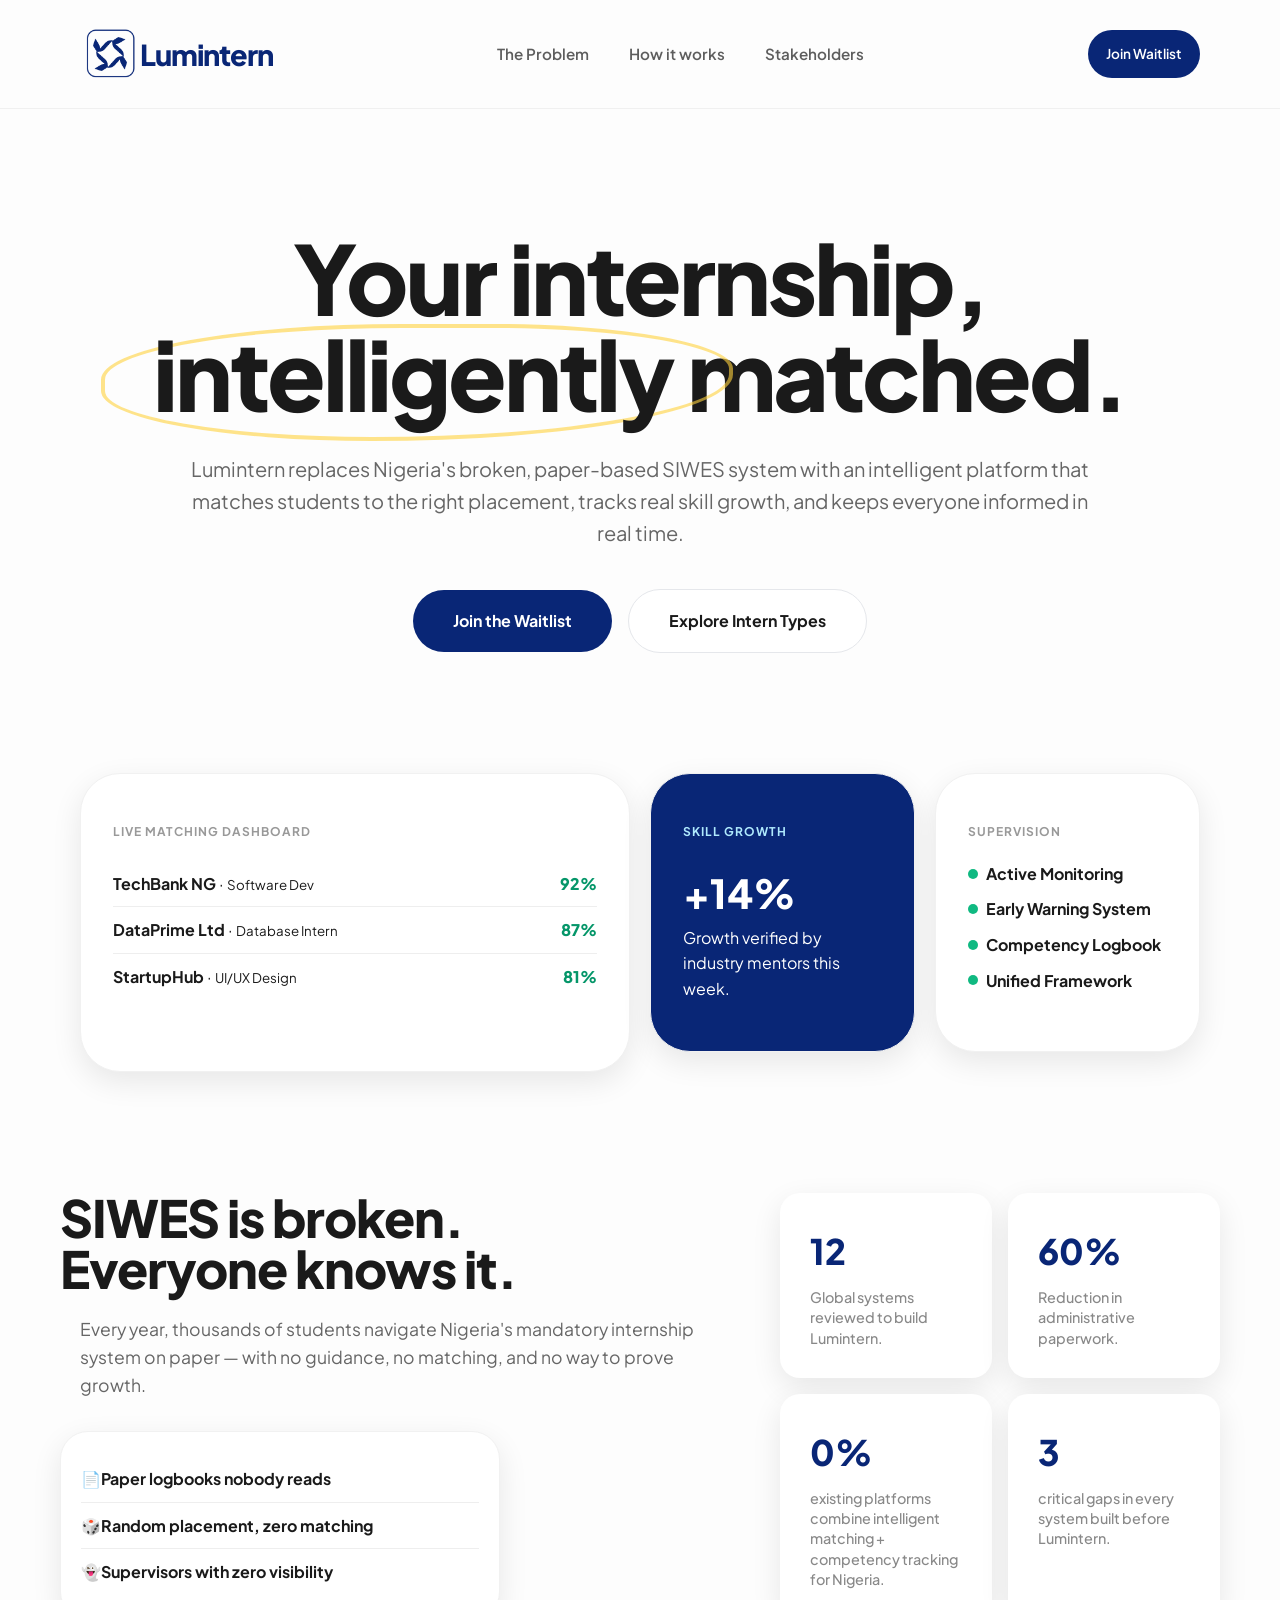
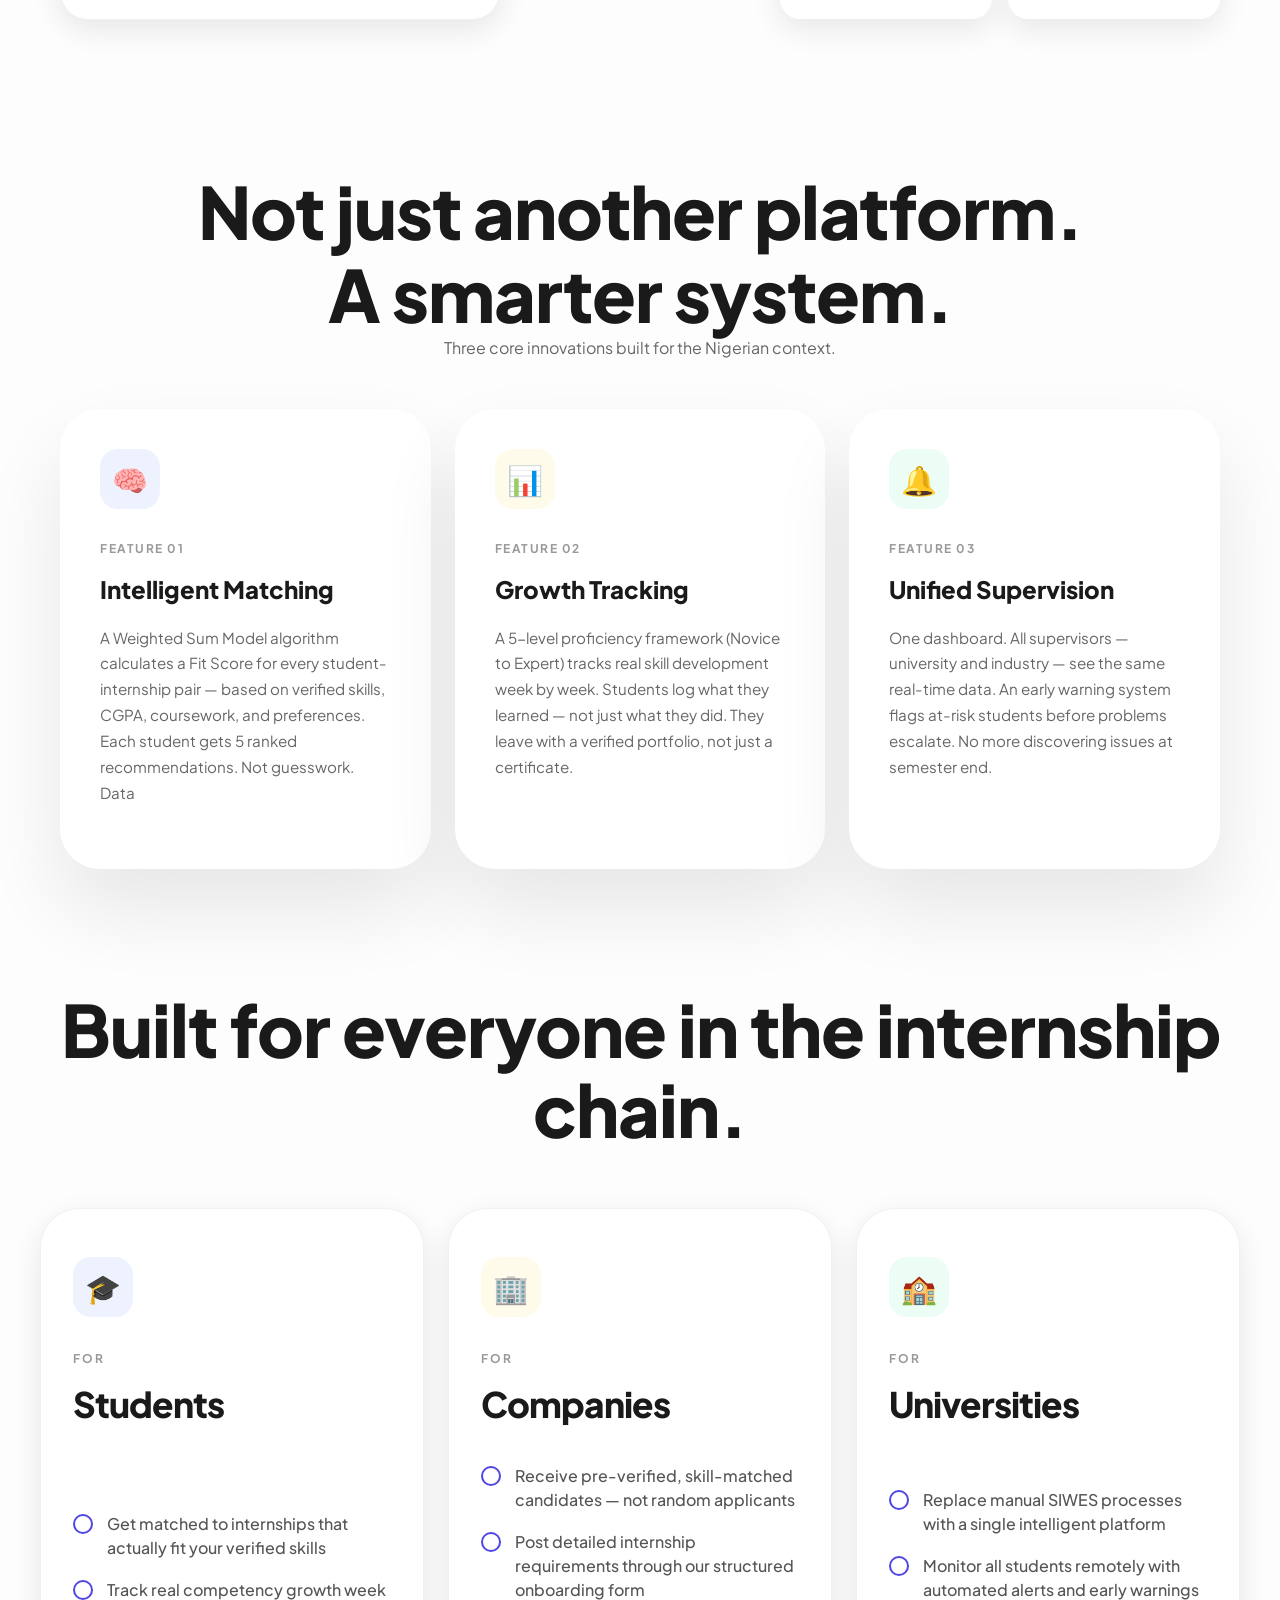
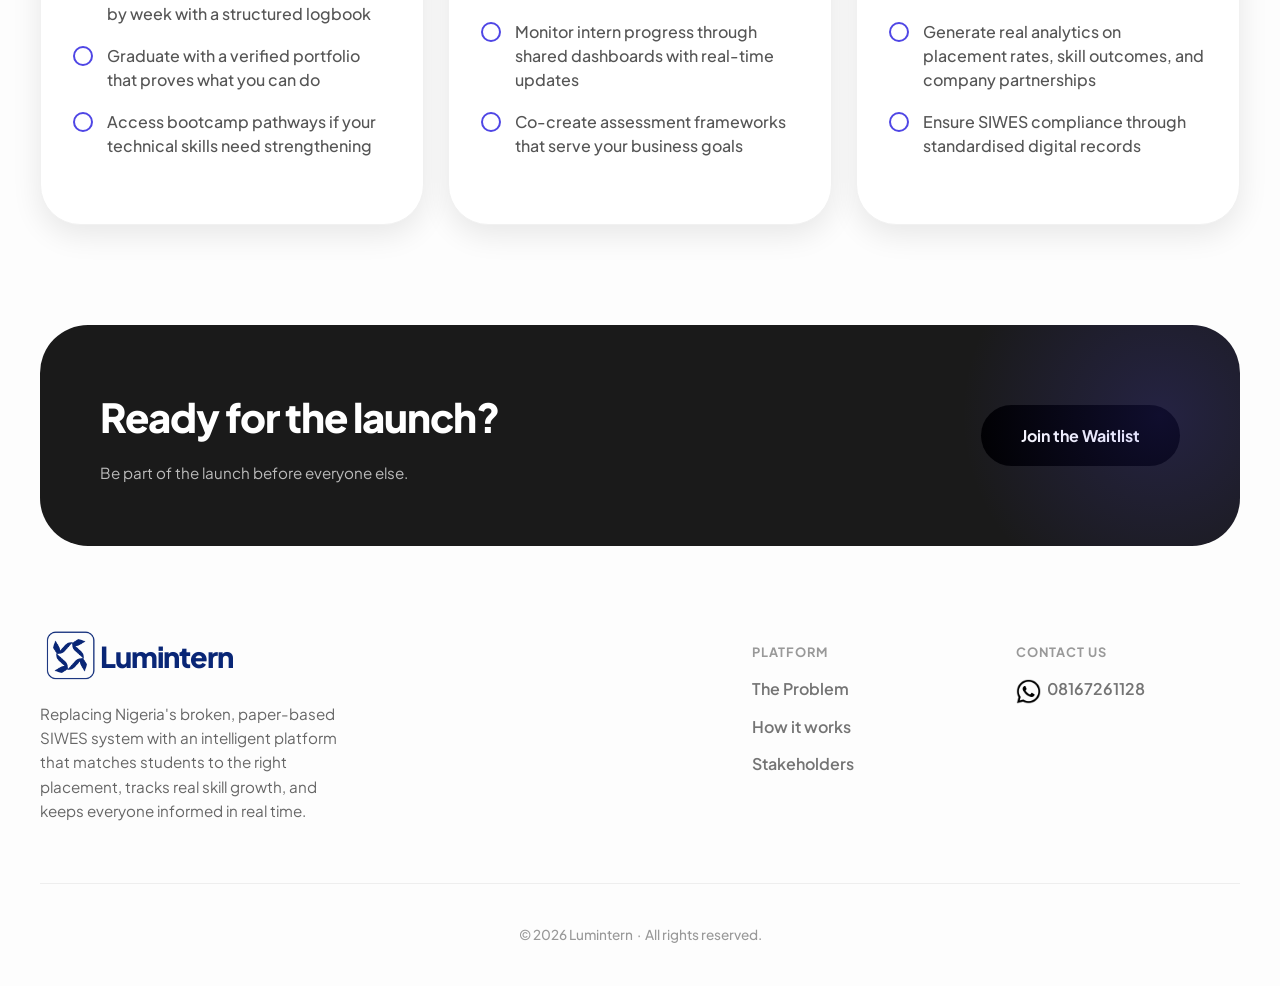
<file: index.html>
<!DOCTYPE html>
<html lang="en">
<head>
    <meta charset="UTF-8">
    <meta name="viewport" content="width=device-width, initial-scale=1.0">
    <title>Lumintern | Nigeria's Intelligent Internship Platform</title>
    <!-- Favicon -->
    <link rel="icon" type="image/x-icon" href="images/favicon.ico">
    <link rel="icon" type="image/png" sizes="32x32" href="images/favicon-32x32.png">
    <link rel="icon" type="image/png" sizes="16x16" href="images/favicon-16x16.png">
    <link rel="apple-touch-icon" sizes="180x180" href="images/apple-touch-icon.png">
    <link rel="preconnect" href="https://fonts.googleapis.com">
    <link rel="preconnect" href="https://fonts.gstatic.com" crossorigin>
    <link href="https://fonts.googleapis.com/css2?family=Plus+Jakarta+Sans:wght@400;500;600;700;800&display=swap" rel="stylesheet">
    
    <style>
        :root {
            --bg: #FDFDFD;
            --text: #1A1A1A;
            --primary: #4f46e5;
            --accent: #FFD23F;
            --card-bg: #FFFFFF;
            --student-bg: #EEF2FF;
            --company-bg: #FFFBEB;
            --uni-bg: #ECFDF5;
        }

        * { margin: 0; padding: 0; box-sizing: border-box; }
        html { scroll-behavior: smooth; }

        body {
            font-family: 'Plus Jakarta Sans', sans-serif;
            background-color: var(--bg);
            color: var(--text);
            line-height: 1.6;
        }

        /* ── NAVIGATION ── */
        nav {
            display: flex;
            justify-content: space-between;
            align-items: center;
            padding: 16px 20px;
            position: sticky;
            top: 0;
            background: rgba(253, 253, 253, 0.9);
            backdrop-filter: blur(10px);
            z-index: 1000;
            border-bottom: 1px solid rgba(0,0,0,0.05);
        }

        .logo { font-weight: 800; font-size: 1.8rem; letter-spacing: -1px; text-decoration: none; color: var(--text); }
        
        .nav-links { display: flex; gap: 40px; list-style: none; }
        .nav-links a { text-decoration: none; color: var(--text); font-weight: 600; font-size: 0.95rem; opacity: 0.7; }
        .btn-nav { background: #092676; color: white; padding: 12px 24px; border-radius: 100px; text-decoration: none; font-weight: 600; min-height: 48px; display: inline-flex; align-items: center; }


        .top-logo{
            display: flex;
            align-items: center;

        }
        .top-logo a{
            color: #092676;
        }
        .Bottom-logo{
             display: flex;
            align-items: center;
        }

        .Bottom-logo a{
               color: #092676;
        }

        /* ── HERO SECTION ── */
        .hero { text-align: center; padding: 64px 20px 48px; max-width: 1100px; margin: 0 auto; }
        .tagline { background: #f1f5f9; padding: 8px 16px; border-radius: 100px; font-size: 0.85rem; font-weight: 700; color: var(--primary); margin-bottom: 24px; display: inline-block; }
        
        .hero h1 { font-size: clamp(2.2rem, 8vw, 6rem); font-weight: 800; line-height: 1.0; letter-spacing: clamp(-1px, -0.05em, -3px); margin-bottom: 24px; }
        .highlight { position: relative; z-index: 1; }
        .highlight::after { content: ""; position: absolute; left: -10%; top: 10%; width: 120%; height: 90%; border: 4px solid var(--accent); border-radius: 50% 40% 60% 45%; z-index: -1; opacity: 0.6; }

        .hero p { font-size: clamp(1rem, 2.5vw, 1.25rem); color: #666; max-width: 900px; margin: 0 auto 32px; }
        .cta-group { display: flex; flex-direction: column; gap: 14px; justify-content: center; align-items: center; }
        .btn-primary { background: #092676; color: white; padding: 16px 32px; border-radius: 100px; text-decoration: none; font-weight: 700; transition: 0.3s; display: inline-flex; align-items: center; justify-content: center; min-height: 52px; }
        .btn-secondary { background: white; border: 1px solid #E5E7EB; color: var(--text); padding: 16px 32px; border-radius: 100px; text-decoration: none; font-weight: 700; display: inline-flex; align-items: center; justify-content: center; min-height: 52px; }

        /* ── BENTO DASHBOARD ── */
        .dashboard-grid { max-width: 1200px; margin: 40px auto 100px; display: grid; grid-template-columns: 1fr; gap: 20px; padding: 0 20px; }
        .card { background: var(--card-bg); border-radius: 32px; padding: 32px; border: 1px solid #F1F1F1; box-shadow: 0 10px 30px rgba(0,0,0,0.19); }
        .card-main { grid-column: span 2; grid-row: span 2; }
        .card h4 { font-size: 0.75rem; text-transform: uppercase; color: #999; margin-bottom: 20px; letter-spacing: 1px; }

        /* ── STAKEHOLDERS ── */
        .stakeholders { padding: 60px 20px; background: #F8F9FA; border-radius: 32px; margin: 0 12px; }
        .section-title { text-align: center; font-size: clamp(2rem, 6vw, 3.5rem); font-weight: 800; letter-spacing: -2px; margin-bottom: 40px; }
        .stakeholder-grid { display: grid; grid-template-columns: 1fr; gap: 24px; max-width: 1200px; margin: 0 auto; }
        .s-card { border-radius: 40px; padding: 48px 32px; transition: 0.3s; border: 1px solid rgba(0,0,0,0.03); text-align: left; }
        .s-card:hover { transform: translateY(-10px); }
        .s-card h3 { font-size: 1.8rem; font-weight: 800; margin: 24px 0 16px; color: var(--text); }
        .s-card ul { list-style: none; opacity: 0.8; font-weight: 600; }
        .s-card li { margin-bottom: 12px; display: flex; gap: 10px; }

        .icon-box { width: 56px; height: 56px; background: white; border-radius: 16px; display: flex; align-items: center; justify-content: center; font-size: 1.5rem; box-shadow: 0 8px 16px rgba(0,0,0,0.05); }

        .bg-student { background: var(--student-bg); }
        .bg-company { background: var(--company-bg); }
        .bg-uni     { background: var(--uni-bg); }


        .btn-primary-cta { background: #000000; color: white; padding: 18px 40px; border-radius: 100px; text-decoration: none; font-weight: 700; transition: 0.3s; }

        /* [old mq 1 removed — replaced by mobile-first system] */



        .container { max-width: 1200px; margin: 0 auto;
        padding: 20px 20px; }

        .contect-us-whatsapp{
            display: flex;
            gap: 5px;
            align-items: center;
        }
        
        .card-siwes {
            background: white;
            border-radius: 40px;
            padding: 38px 32px;
            text-align: left;
            border: 1px solid #F1F1F1;
            box-shadow: 0 10px 30px rgba(0,0,0,0.09);
            transition: transform 0.3s ease;
            display: flex;
            flex-direction: column;
            max-width:  450px;
        }

        .card-siwes:hover {
            transform: translateY(-10px);
            box-shadow: 0 40px 80px rgba(0,0,0,0.05);
        }

        /* ── SECTION 1: THE PROBLEM ── */
        .problem-section {
            display: grid;
            grid-template-columns: 1fr;
            gap: 60px;
            margin-bottom: 60px;
            align-items: center;
        }

        .problem-text h2 {
            font-size: clamp(2.5rem, 5vw, 4rem);
            font-weight: 800;
            letter-spacing: -2px;
            line-height: 1;
            margin-bottom: 32px;
        }

        .problem-statement {
            font-size: 1.25rem;
            color: #666;
            line-height: 1.6;
            border-left: 4px solid var(--accent-amber);
            padding-left: 24px;
            margin-bottom: 40px;
        }
        br{
            padding: 0;
            margin: 0;
        }
        /* Bento Stat Grid for Problems */
        .stat-grid {
            display: grid;
            grid-template-columns: 1fr;
            gap: 16px;
        }

        .stat-card {
            background: white;
            padding: 30px;
            border-radius: 24px;
            border: 1px solid var(--card-border);
            box-shadow: 0 10px 30px rgba(0,0,0,0.09);
        }

        .stat-card h3 {
            font-size: 2.5rem;
            font-weight: 800;
            margin-bottom: 8px;
            color:#092676;
        }

        .stat-card p {
            font-size: 0.9rem;
            color: #888;
            font-weight: 500;
            line-height: 1.4;
        }

        /* ── SECTION 2: THE SYSTEM ── */
        .system-header {
            text-align: center;
            margin-bottom: 60px;
        }

        .system-header h2 {
            font-size: clamp(2rem, 5vw, 4.5rem);
            font-weight: 800;
            letter-spacing: -2px;
            line-height: 1.15;
        }

        .system-grid {
            display: grid;
            grid-template-columns: 1fr;
            gap: 24px;
        }

        .feature-card {
            background: white;
            padding: 28px;
            border-radius: 32px;
            border: 1px solid var(--card-border);
            display: flex;
            flex-direction: column;
            transition: 0.3s;
            box-shadow: 0 40px 80px rgba(0,0,0,0.09);
        }

        .feature-card:hover {
            transform: translateY(-10px);
            box-shadow: 0 40px 80px rgba(0,0,0,0.25);
        }

        .feature-icon {
            width: 60px;
            height: 60px;
            border-radius: 18px;
            display: flex;
            align-items: center;
            justify-content: center;
            font-size: 1.8rem;
            margin-bottom: 30px;
        }

        /* Feature specific icons/tags */
        .icon-blue { background: #EEF2FF; color: var(--primary); }
        .icon-amber { background: #FFFBEB; color: var(--accent-amber); }
        .icon-teal { background: #ECFDF5; color: var(--accent-teal); }

        .feature-card h4 {
            font-size: 0.75rem;
            text-transform: uppercase;
            letter-spacing: 1.5px;
            color: #999;
            margin-bottom: 12px;
        }

        .feature-card h3 {
            font-size: 1.5rem;
            font-weight: 800;
            margin-bottom: 16px;
        }

        .feature-card p {
            font-size: 0.95rem;
            color: #666;
            line-height: 1.7;
            margin-bottom: 24px;
        }

        .feature-tag {
            margin-top: auto;
            display: inline-block;
            padding: 6px 14px;
            background: #F8F9FA;
            border-radius: 100px;
            font-size: 0.75rem;
            font-weight: 700;
            color: #666;
        }

        /* [old mq 2 removed — replaced by mobile-first system] */


        .stakeholder-container { 
            max-width: 1200px; 
            margin: 0 auto; 
            text-align: center;
            padding: 60px 20px;
        }

        .header h2 {
            font-size: clamp(2.5rem, 8vw, 4.5rem);
            font-weight: 800;
            letter-spacing: -2px;
            line-height: 1.1;
            margin-bottom: 60px;
        }

        .stakeholder-grid {
            display: grid;
            grid-template-columns: 1fr;
            gap: 24px;
        }

        .card {
            background: white;
            border-radius: 32px;
            padding: 32px 24px;
            text-align: left;
            border: 1px solid #F1F1F1;
            box-shadow: 0 10px 30px rgba(0,0,0,0.09);
            transition: transform 0.3s ease;
            display: flex;
            flex-direction: column;
        }

        .card:hover {
            transform: translateY(-10px);
            box-shadow: 0 40px 80px rgba(0,0,0,0.05);
        }

        .icon-wrap {
            width: 60px;
            height: 60px;
            border-radius: 18px;
            display: flex;
            align-items: center;
            justify-content: center;
            font-size: 1.8rem;
            margin-bottom: 32px;
        }

        /* Themed Icon Boxes */
        .icon-student { background: #EEF2FF; }
        .icon-company { background: #FFFBEB; }
        .icon-uni     { background: #ECFDF5; }

        .label {
            font-size: 0.75rem;
            text-transform: uppercase;
            letter-spacing: 2px;
            font-weight: 700;
            color: #999;
            margin-bottom: 8px;
        }

        .card h3 {
            font-size: clamp(1.5rem, 3vw, 2.2rem);
            font-weight: 800;
            letter-spacing: -1px;
            margin: 0 0 24px 0;
        }

        .perks-list {
            list-style: none;
            padding: 0;
            margin-top: auto;
        }

        .perks-list li {
            font-size: 1rem;
            font-weight: 500;
            line-height: 1.5;
            margin-bottom: 18px;
            display: flex;
            gap: 14px;
            color: #555;
        }

        /* The blue circle bullets from your screenshot */
        .bullet {
            width: 20px;
            height: 20px;
            border-radius: 50%;
            border: 2px solid var(--primary);
            flex-shrink: 0;
            margin-top: 2px;
            position: relative;
        }

        /* [old mq 3 removed — replaced by mobile-first system] */


        .footer-container {
            max-width: 1200px;
            margin: 0 auto;
            padding: 0 20px;
        }

        /* ── NEWSLETTER / WAITLIST CARD ── */
        .waitlist-card {
            background: var(--text);
            color: white;
            border-radius: 48px;
            padding: 40px 24px;
            display: flex;
            flex-direction: column;
            justify-content: space-between;
            align-items: center;
            gap: 24px;
            margin-bottom: 80px;
            position: relative;
            overflow: hidden;
        }

        /* Subtle background glow */
        .waitlist-card::after {
            content: "";
            position: absolute;
            top: -50%;
            right: -10%;
            width: 400px;
            height: 400px;
            background: radial-gradient(circle, rgba(79, 70, 229, 0.2) 0%, transparent 70%);
            pointer-events: none;
        }

        .waitlist-content h2 {
            font-size: clamp(1.6rem, 4vw, 2.5rem);
            font-weight: 800;
            letter-spacing: -1px;
            margin-bottom: 12px;
        }

        .waitlist-content p {
            font-size: 1.1rem;
            opacity: 0.7;
            max-width: 400px;
        }

        .waitlist-form {
            display: flex;
            flex: 1;
            justify-items: flex-end;
            flex-direction: column;
            gap: 12px;
            width: 100%;
            max-width: 500px;
        }

        .waitlist-form input {
            flex: 1;
            padding: 18px 24px;
            border-radius: 100px;
            border: 1px solid rgba(255,255,255,0.1);
            background: rgba(255,255,255,0.05);
            color: white;
            font-family: inherit;
            font-size: 1rem;
            outline: none;
        }

        .waitlist-form input:focus {
            border-color: var(--primary);
            background: rgba(255,255,255,0.1);
        }

        .btn-submit {
            background: white;
            color: var(--text);
            padding: 20px 32px;
            border-radius: 100px;
            border: none;
            font-weight: 700;
            cursor: pointer;
            transition: 0.2s;
        }

        .btn-submit:hover {
            background: var(--primary);
            color: white;
            transform: scale(1.05);
        }

        /* ── FOOTER LINKS ── */
        .main-footer {
            display: grid;
            grid-template-columns: 1fr;
            gap: 40px;
            padding-bottom: 60px;
            border-bottom: 1px solid #eee;
        }

        .brand-info p {
            color: #666;
            font-size: 0.95rem;
            max-width: 300px;
            margin-top: 16px;
        }

        .footer-col h4 {
            margin-top: 30px;
            font-size: 0.8rem;
            text-transform: uppercase;
            letter-spacing: 1px;
            color: #999;
            margin-bottom: 24px;
        }

        .footer-col ul {
            list-style: none;
            padding: 0;
        }

        .footer-col li {
            margin-bottom: 12px;
        }

        .footer-col a {
            text-decoration: none;
            color: var(--text);
            font-weight: 600;
            opacity: 0.6;
            transition: 0.2s;
        }

        .footer-col a:hover {
            opacity: 1;
            color: var(--primary);
        }

        .bottom-bar {
            padding: 40px 0;
            color: #999;
            font-size: 0.85rem;
            font-weight: 500;
            text-align: center;
        }

        /* [old mq 4 removed — replaced by mobile-first system] */


        /* ═══════════════════════════════════════════════════════════════════════
           LUMINTERN — MOBILE-FIRST RESPONSIVE SYSTEM
           Font: Plus Jakarta Sans  ·  Brand: #092676
           ─────────────────────────────────────────────────────────────────────
           Base (default)    320px – 479px   Mobile
           @min 480px        480px – 639px   Large Phone
           @min 640px        640px – 767px   Tablet Portrait
           @min 768px        768px – 1023px  Tablet Landscape
           @min 1024px       1024px – 1279px Laptop
           @min 1280px       1280px+         Desktop
           ═══════════════════════════════════════════════════════════════════════ */


        /* ─────────────────────────────────────────────────────────────────────
           BASE — 320px+  (Mobile)
           Everything is single-column. Touch targets ≥ 48px.
           Typography scales down. Nav simplified.
           ───────────────────────────────────────────────────────────────────── */

        /* --- Navigation --- */
        nav {
            padding: 14px 16px;
        }
        .nav-links {
            display: none;           /* hidden on mobile — no hamburger needed for waitlist MVP */
        }
        .logo {
            font-size: clamp(1.3rem, 5vw, 1.8rem);
        }
        .btn-nav {
            font-size: 0.85rem;
            padding: 10px 18px;
        }
        .top-logo img,
        .Bottom-logo img {
            width: 40px;
            height: 40px;
        }

        /* --- Hero --- */
        .hero {
            padding: 56px 16px 44px;
        }
        .tagline {
            font-size: 0.78rem;
            padding: 6px 14px;
            margin-bottom: 18px;
        }
        .hero h1 {
            margin-bottom: 20px;
        }
        /* Decorative highlight circle — hide on very small screens to avoid overflow */
        .highlight::after {
            display: none;
        }
        .hero p {
            font-size: 1rem;
            margin-bottom: 28px;
            padding: 0 4px;
        }
        .cta-group {
            flex-direction: column;
            align-items: center;
            gap: 12px;
        }
        .btn-primary,
        .btn-secondary,
        .btn-primary-cta {
            width: 100%;
            max-width: 320px;
            text-align: center;
            padding: 16px 24px;
            font-size: 0.95rem;
        }

        /* --- Bento Dashboard grid --- */
        .dashboard-grid {
            grid-template-columns: 1fr;
            padding: 0 16px;
            gap: 16px;
            margin: 24px auto 60px;
        }
        .card-main {
            grid-column: span 1;
            grid-row: span 1;
        }
        .card {
            border-radius: 24px;
            padding: 24px 20px;
        }

        /* --- Stakeholders section (old .stakeholders class) --- */
        .stakeholders {
            padding: 48px 16px;
            border-radius: 24px;
            margin: 0 10px;
        }
        .section-title {
            font-size: clamp(1.8rem, 6vw, 3.5rem);
            margin-bottom: 32px;
            letter-spacing: -1px;
        }
        .s-card {
            border-radius: 24px;
            padding: 32px 24px;
        }
        .s-card h3 {
            font-size: 1.4rem;
            margin: 16px 0 12px;
        }
        .s-card li {
            font-size: 0.9rem;
            margin-bottom: 10px;
        }
        .icon-box {
            width: 48px;
            height: 48px;
            font-size: 1.3rem;
        }

        /* --- Problem section --- */
        .problem-section {
            grid-template-columns: 1fr;
            gap: 32px;
            margin-bottom: 60px;
        }
        .problem-text h2 {
            font-size: clamp(1.9rem, 6vw, 4rem);
            letter-spacing: -1px;
            margin-bottom: 20px;
        }
        .problem-statement {
            font-size: 1rem;
            padding-left: 16px;
            margin-bottom: 28px;
        }
        .stat-grid {
            grid-template-columns: 1fr;
            gap: 12px;
        }
        .stat-card {
            padding: 22px;
            border-radius: 18px;
        }
        .stat-card h3 {
            font-size: 2rem;
        }
        .card-siwes {
            max-width: 100%;
            border-radius: 28px;
            padding: 24px 20px;
            margin-top: 8px;
        }

        /* --- System / Feature section --- */
        .system-header {
            margin-bottom: 40px;
        }
        .system-header h2 {
            font-size: clamp(1.8rem, 6vw, 4.5rem);
            letter-spacing: -1px;
        }
        .system-header p {
            font-size: 1rem !important;
        }
        .system-grid {
            grid-template-columns: 1fr;
            gap: 16px;
        }
        .feature-card {
            padding: 24px 20px;
            border-radius: 28px;
        }
        .feature-icon {
            width: 52px;
            height: 52px;
            font-size: 1.5rem;
            margin-bottom: 20px;
        }
        .feature-card h3 {
            font-size: 1.3rem;
        }
        .feature-card p {
            font-size: 0.9rem;
        }

        /* --- Stakeholder cards (new .stakeholder-container layout) --- */
        .stakeholder-container {
            padding: 48px 16px;
        }
        .header h2 {
            font-size: clamp(1.8rem, 6vw, 4.5rem);
            letter-spacing: -1px;
            margin-bottom: 36px;
        }
        .stakeholder-grid {
            grid-template-columns: 1fr;
            gap: 16px;
        }
        .card h3 {
            font-size: clamp(1.4rem, 4vw, 2.2rem);
        }
        .icon-wrap {
            width: 52px;
            height: 52px;
            font-size: 1.5rem;
            margin-bottom: 20px;
        }
        .perks-list li {
            font-size: 0.92rem;
            gap: 10px;
            margin-bottom: 14px;
        }

        /* --- Footer / Waitlist --- */
        .footer-container {
            padding: 0 16px;
        }
        .waitlist-card {
            flex-direction: column;
            text-align: center;
            padding: 36px 20px;
            border-radius: 32px;
            gap: 24px;
            margin-bottom: 48px;
        }
        .waitlist-content h2 {
            font-size: clamp(1.5rem, 5vw, 2.5rem);
        }
        .waitlist-content p {
            font-size: 0.95rem;
            max-width: 100%;
        }
        .waitlist-form {
            flex-direction: column;
            width: 100%;
            align-items: center;
        }
        .waitlist-form input {
            width: 100%;
            max-width: 360px;
            padding: 15px 20px;
            font-size: 0.95rem;
        }
        .btn-submit {
            width: 100%;
            max-width: 360px;
            padding: 16px 24px;
            min-height: 52px;
        }
        .btn-primary-cta {
            display: inline-flex;
            align-items: center;
            justify-content: center;
            min-height: 52px;
            font-size: 0.95rem;
        }
        .main-footer {
            grid-template-columns: 1fr;
            gap: 24px;
            padding-bottom: 40px;
        }
        .brand-info p {
            max-width: 100%;
            font-size: 0.9rem;
        }
        .footer-col h4 {
            margin-top: 16px;
            margin-bottom: 14px;
        }
        .bottom-bar {
            padding: 28px 0;
            font-size: 0.8rem;
        }
        .contect-us-whatsapp {
            flex-direction: column;
            align-items: flex-start;
            gap: 6px;
        }


        /* ─────────────────────────────────────────────────────────────────────
           480px+  (Large Phone)
           Two-column stat grid. CTAs side by side. More breathing room.
           ───────────────────────────────────────────────────────────────────── */
        @media (min-width: 480px) {

            nav { padding: 16px 24px; }
            .top-logo img, .Bottom-logo img { width: 48px; height: 48px; }

            .hero { padding: 72px 24px 52px; }
            .hero p { font-size: 1.05rem; }

            .cta-group {
                flex-direction: row;
                flex-wrap: wrap;
                justify-content: center;
                gap: 14px;
            }
            .btn-primary,
            .btn-secondary,
            .btn-primary-cta {
                width: auto;
                max-width: none;
            }

            .dashboard-grid { padding: 0 24px; gap: 16px; }

            /* Stat grid → 2 columns */
            .stat-grid { grid-template-columns: 1fr 1fr; gap: 14px; }

            .waitlist-card { padding: 40px 28px; }
            .waitlist-form input,
            .btn-submit { max-width: 100%; }

            .main-footer { grid-template-columns: 1fr 1fr; gap: 28px; }

            .contect-us-whatsapp { flex-direction: row; align-items: center; }
        }


        /* ─────────────────────────────────────────────────────────────────────
           640px+  (Tablet Portrait)
           2-col grids appear. Nav links show. Hero gets more vertical space.
           ───────────────────────────────────────────────────────────────────── */
        @media (min-width: 640px) {

            nav {
                padding: 18px 40px;
            }
            /* Show nav links at tablet portrait */
            .nav-links {
                display: flex;
                gap: 28px;
            }
            .nav-links a { font-size: 0.9rem; }

            .hero { padding: 88px 32px 64px; }
            .hero h1 { margin-bottom: 24px; }
            /* Restore decorative circle at tablet */
            .highlight::after { display: block; }
            .hero p { font-size: 1.1rem; padding: 0; }

            /* Dashboard: 2-col at tablet portrait */
            .dashboard-grid {
                grid-template-columns: repeat(2, 1fr);
                padding: 0 32px;
            }
            .card-main { grid-column: span 2; }
            .card { border-radius: 28px; padding: 28px 24px; }

            .stakeholders { padding: 60px 28px; border-radius: 36px; }
            .stakeholder-grid { grid-template-columns: repeat(2, 1fr); }

            .problem-section { gap: 40px; margin-bottom: 80px; }
            .stat-grid { gap: 16px; }
            .stat-card { padding: 26px; }

            .system-grid { grid-template-columns: repeat(2, 1fr); gap: 18px; }
            .feature-card { padding: 28px 24px; border-radius: 32px; }

            .stakeholder-container { padding: 64px 32px; }
            .header h2 { margin-bottom: 44px; }
            .stakeholder-grid { grid-template-columns: repeat(2, 1fr); gap: 18px; }
            .card h3 { font-size: 1.7rem; }
            .perks-list li { font-size: 0.95rem; }

            .waitlist-card { padding: 48px 36px; border-radius: 40px; }
            .footer-container { padding: 0 32px; }
            .main-footer { grid-template-columns: 2fr 1fr 1fr; gap: 32px; }
        }


        /* ─────────────────────────────────────────────────────────────────────
           768px+  (Tablet Landscape)
           Problem section → 2-col. 3-col grids begin. More generous spacing.
           ───────────────────────────────────────────────────────────────────── */
        @media (min-width: 768px) {

            nav { padding: 20px 52px; }
            .nav-links { gap: 36px; }
            .nav-links a { font-size: 0.92rem; }
            .top-logo img, .Bottom-logo img { width: 56px; height: 56px; }

            .hero { padding: 96px 40px 72px; }
            .hero p { font-size: 1.15rem; }
            .cta-group { gap: 16px; }
            .btn-primary,
            .btn-secondary,
            .btn-primary-cta { padding: 16px 36px; font-size: 1rem; }

            /* Dashboard: 4-col on tablet landscape */
            .dashboard-grid {
                grid-template-columns: repeat(4, 1fr);
                gap: 18px;
                padding: 0 36px;
                margin: 36px auto 80px;
            }
            .card-main { grid-column: span 2; grid-row: span 2; }
            .card { border-radius: 32px; padding: 32px 28px; }

            .stakeholders { padding: 72px 36px; border-radius: 48px; margin: 0 16px; }
            .s-card { border-radius: 32px; padding: 36px 28px; }
            .s-card h3 { font-size: 1.6rem; }

            /* Problem: 2-col layout */
            .problem-section {
                grid-template-columns: 1.2fr 0.8fr;
                gap: 52px;
                margin-bottom: 100px;
            }
            .problem-text h2 { font-size: clamp(2rem, 4vw, 4rem); }
            .problem-statement { font-size: 1.1rem; padding-left: 20px; margin-bottom: 32px; }
            .stat-card { padding: 28px; border-radius: 20px; }
            .stat-card h3 { font-size: 2.2rem; }
            .card-siwes { max-width: 440px; }

            /* System: 3-col */
            .system-grid { grid-template-columns: repeat(3, 1fr); gap: 22px; }
            .system-header { margin-bottom: 48px; }
            .feature-card { padding: 32px 28px; border-radius: 36px; }
            .feature-icon { width: 56px; height: 56px; font-size: 1.6rem; margin-bottom: 24px; }
            .feature-card h3 { font-size: 1.4rem; }
            .feature-card p { font-size: 0.93rem; }

            /* Stakeholder cards: 3-col */
            .stakeholder-container { padding: 80px 36px; }
            .stakeholder-grid { grid-template-columns: repeat(3, 1fr); gap: 22px; }
            .card { padding: 36px 28px; border-radius: 36px; }
            .card h3 { font-size: 1.9rem; margin: 0 0 28px 0; }
            .icon-wrap { width: 56px; height: 56px; margin-bottom: 28px; }
            .perks-list li { font-size: 1rem; gap: 12px; }

            /* Footer */
            .waitlist-card {
                flex-direction: row;
                justify-content: space-between;
                text-align: left;
                padding: 52px 48px;
                gap: 32px;
            }
            .waitlist-form { flex-direction: row; align-items: center; margin-left: auto; flex: 1; justify-content: flex-end;}
            .waitlist-form input { max-width: 260px; }
            .btn-submit { width: auto; padding: 18px 28px; }
            .footer-container { padding: 0 36px; }
            .main-footer { grid-template-columns: 3fr 1fr 1fr; gap: 36px; }
        }


        /* ─────────────────────────────────────────────────────────────────────
           1024px+  (Laptop / Small Desktop)
           Full nav. Generous padding. Dashboard and grids at peak layout.
           ───────────────────────────────────────────────────────────────────── */
        @media (min-width: 1024px) {

            nav { padding: 22px 64px; }
            .nav-links { gap: 40px; }
            .nav-links a { font-size: 0.95rem; }
            .top-logo img, .Bottom-logo img { width: 60px; height: 60px; }

            .hero { padding: 110px 20px 80px; }
            .hero p { font-size: 1.2rem; }
            .btn-primary,
            .btn-secondary,
            .btn-primary-cta { padding: 17px 38px; }

            .dashboard-grid {
                padding: 0 40px;
                gap: 20px;
                margin: 40px auto 100px;
            }
            .card { padding: 32px; border-radius: 32px; }

            .stakeholders { padding: 88px 40px; border-radius: 56px; margin: 0 18px; }
            .section-title { margin-bottom: 52px; }
            .stakeholder-grid { gap: 22px; }

            .problem-section {
                gap: 60px;
                margin-bottom: 130px;
            }
            .stat-grid { gap: 16px; }
            .stat-card { padding: 30px; }
            .system-grid { gap: 24px; }
            .feature-card { padding: 36px 32px; border-radius: 40px; }
            .feature-icon { margin-bottom: 28px; }

            .stakeholder-container { padding: 88px 20px; }
            .header h2 { margin-bottom: 56px; }
            .stakeholder-grid { gap: 24px; }
            .card { padding: 44px 32px; border-radius: 40px; }
            .card h3 { font-size: 2rem; margin: 0 0 30px 0; }
            .icon-wrap { margin-bottom: 30px; }

            .waitlist-card { padding: 56px 56px; gap: 40px; justify-content: flex-end; }
            .waitlist-content h2 { font-size: 2.2rem; }
            .waitlist-form input { max-width: 300px; }
            .footer-container { padding: 0 40px; }
            .main-footer { gap: 40px; padding-bottom: 56px; }
            .brand-info p { max-width: 280px; }
        }


        /* ─────────────────────────────────────────────────────────────────────
           1280px+  (Desktop)
           Maximum design intent. Full spacing. Nav at full width.
           ───────────────────────────────────────────────────────────────────── */
        @media (min-width: 1280px) {

            nav { padding: 24px 80px; }
            .nav-links { gap: 40px; }
            .logo { font-size: 1.8rem; }

            .hero { padding: 120px 20px 80px; }
            .hero h1 { margin-bottom: 32px; letter-spacing: -3px; }
            /* Full decorative circle */
            .highlight::after { display: block; }
            .hero p { font-size: 1.25rem; margin-bottom: 40px; }
            .cta-group { gap: 16px; }
            .btn-primary,
            .btn-secondary,
            .btn-primary-cta { padding: 18px 40px; font-size: 1rem; }

            .dashboard-grid {
                grid-template-columns: repeat(4, 1fr);
                padding: 0 40px;
                gap: 20px;
                margin: 40px auto 100px;
            }
            .card-main { grid-column: span 2; grid-row: span 2; }
            .card { padding: 32px; border-radius: 32px; }

            .stakeholders { padding: 100px 40px; border-radius: 60px; margin: 0 20px; }
            .stakeholder-grid { grid-template-columns: repeat(3, 1fr); gap: 24px; }
            .section-title { font-size: 3.5rem; margin-bottom: 60px; }

            .problem-section {
                grid-template-columns: 1.2fr 0.8fr;
                gap: 60px;
                margin-bottom: 150px;
            }
            .stat-grid { grid-template-columns: 1fr 1fr; }
            .system-grid { grid-template-columns: repeat(3, 1fr); gap: 24px; }
            .feature-card { padding: 40px; border-radius: 40px; }
            .feature-icon { width: 60px; height: 60px; font-size: 1.8rem; margin-bottom: 30px; }
            .feature-card h3 { font-size: 1.5rem; }
            .feature-card p { font-size: 0.95rem; }

            .stakeholder-container { padding: 100px 0; }
            .header h2 { margin-bottom: 60px; }
            .stakeholder-grid { grid-template-columns: repeat(3, 1fr); gap: 24px; }
            .card { padding: 48px 32px; border-radius: 40px; }
            .card h3 { font-size: 2.2rem; margin: 0 0 32px 0; }
            .icon-wrap { width: 60px; height: 60px; font-size: 1.8rem; margin-bottom: 32px; }
            .perks-list li { font-size: 1rem; gap: 14px; margin-bottom: 18px; }

            .waitlist-card {
                padding: 60px;
                border-radius: 48px;
                gap: 40px;
                margin-bottom: 80px;
            }
            .waitlist-content h2 { font-size: 2.5rem; }
            .waitlist-form input { max-width: none; flex: 1; padding: 18px 24px; font-size: 1rem; }
            .btn-submit { padding: 20px 32px; }
            .footer-container { padding: 0; }
            .main-footer {
                grid-template-columns: 3fr 1fr 1fr;
                gap: 40px;
                padding-bottom: 60px;
            }
            .brand-info p { max-width: 300px; font-size: 0.95rem; }
            .bottom-bar { padding: 40px 0; font-size: 0.85rem; }
        }

    </style>
</head>
<body>

    <nav>
        <div class="top-logo">
            <img src="images/blueGroup 128.png" alt="Top-logo" width="60px" height="60px">
            <a href="#" class="logo">Lumintern</span></a>
        </div>
        <ul class="nav-links">
            <li><a href="#problem">The Problem</a></li>
            <li><a href="#how">How it works</a></li>
            <li><a href="#who">Stakeholders</a></li>
        </ul>
        <a href="halt.html" class="btn-nav">Join Waitlist</a>
    </nav>

    <header class="hero">
        
        <h1>Your internship, <br> <span class="highlight">intelligently</span> matched.</h1>
        <p>Lumintern replaces Nigeria's broken, paper-based SIWES system with an intelligent platform that matches students to the right placement, tracks real skill growth, and keeps everyone informed in real time.</p>
        <div class="cta-group">
            <a href="halt.html" class="btn-primary">Join the Waitlist</a>
            <a href="options.html" class="btn-secondary">Explore Intern Types</a>
        </div>
    </header>

    <section class="dashboard-grid">
        <div class="card card-main">
            <h4>Live Matching Dashboard</h4>
            <div style="padding: 10px 0; border-bottom: 1px solid #eee;">
                <strong>TechBank NG</strong> · <small>Software Dev</small> <span style="float:right; color:#059669; font-weight:800;">92%</span>
            </div>
            <div style="padding: 10px 0; border-bottom: 1px solid #eee;">
                <strong>DataPrime Ltd</strong> · <small>Database Intern</small> <span style="float:right; color:#059669; font-weight:800;">87%</span>
            </div>
            <div style="padding: 10px 0;">
                <strong>StartupHub</strong> · <small>UI/UX Design</small> <span style="float:right; color:#059669; font-weight:800;">81%</span>
            </div>
        </div>
        <div class="card" style="background: #092676; color: white;">
            <h4 style="color: #AFE9FD">Skill Growth</h4>
            <div style="font-size: 2.5rem; font-weight: 800;">+14%</div>
            <p>Growth verified by industry mentors this week.</p>
        </div>
        <div class="card">
            <h4>Supervision</h4>
            <div style="display: flex; align-items: center; gap: 8px; padding-bottom: 10px;">
                <div style="width:10px; height:10px; border-radius:50%; background:#10B981;"></div>
                <strong>Active Monitoring</strong>

                
            </div>

            <div style="display: flex; align-items: center; gap: 8px; padding-bottom: 10px;">
                <div style="width:10px; height:10px; border-radius:50%; background:#10B981;"></div>
                <strong>Early Warning System</strong>
                
                
            </div>

            
            <div style="display: flex; align-items: center; gap: 8px; padding-bottom: 10px;">
                <div style="width:10px; height:10px; border-radius:50%; background:#10B981;"></div>
                <strong>Competency Logbook</strong>
                
                
            </div>

            
            <div style="display: flex; align-items: center; gap: 8px; padding-bottom: 10px;">
                <div style="width:10px; height:10px; border-radius:50%; background:#10B981;"></div>
                <strong>Unified Framework </strong>
                
                
            </div>
        </div>
    </section>


    <div class="container" id="problem">
        
        <section class="problem-section">
            <div class="problem-text">
                <h2>SIWES is broken.<br>Everyone knows it.</h2>
                <p class="problem-statement">
                    Every year, thousands of students navigate Nigeria's mandatory internship system on paper — with no guidance, no matching, and no way to prove growth.
                </p>
                <div class="card-siwes">
            
            <div style="padding: 10px 0; border-bottom: 1px solid #eee;">
                <strong>📄Paper logbooks nobody reads</strong> 
            </div>
            <div style="padding: 10px 0; border-bottom: 1px solid #eee;">
                <strong>🎲Random placement, zero matching</strong>
            </div>
            <div style="padding: 10px 0;">
                <strong>👻Supervisors with zero visibility</strong>
            </div>
        </div>
            </div>

            <div class="stat-grid">
                <div class="stat-card">
                    <h3>12</h3>
                    <p>Global systems reviewed to build Lumintern.</p>
                </div>
                <div class="stat-card">
                    <h3>60%</h3>
                    <p>Reduction in administrative paperwork.</p>
                </div>
                <div class="stat-card">
                    <h3>0%</h3>
                    <p>existing platforms combine intelligent matching + competency tracking for Nigeria.</p>
                </div>
                <div class="stat-card">
                    <h3>3</h3>
                    <p>critical gaps in every system built before Lumintern.</p>
                </div>
                
        </section>

        <section class="system-header" id="how">
            <h2>Not just another platform.<br>A smarter system.</h2>
            <p style="color: #666; font-size: 1.2rem;">Three core innovations built for the Nigerian context.</p>
        </section>

        <main class="system-grid">
            <div class="feature-card">
                <div class="feature-icon icon-blue">🧠</div>
                <h4>Feature 01</h4>
                <h3>Intelligent Matching</h3>
                <p>A Weighted Sum Model algorithm calculates a Fit Score for every student-internship pair — based on verified skills, CGPA, coursework, and preferences. Each student gets 5 ranked recommendations. Not guesswork. Data</p>
                
            </div>

            <div class="feature-card">
                <div class="feature-icon icon-amber">📊</div>
                <h4>Feature 02</h4>
                <h3>Growth Tracking</h3>
                <p>A 5-level proficiency framework (Novice to Expert) tracks real skill development week by week. Students log what they learned — not just what they did. They leave with a verified portfolio, not just a certificate.</p>
                
            </div>

            <div class="feature-card">
                <div class="feature-icon icon-teal">🔔</div>
                <h4>Feature 03</h4>
                <h3>Unified Supervision</h3>
                <p>One dashboard. All supervisors — university and industry — see the same real-time data. An early warning system flags at-risk students before problems escalate. No more discovering issues at semester end.</p>
                
            </div>
        </main>

    </div>

   <div class="stakeholder-container" id="who">
        <header class="header">
            <h2>Built for everyone
                    in the internship chain.</h2>
        </header>

        <main class="stakeholder-grid">
            
            <section class="card">
                <div class="icon-wrap icon-student">🎓</div>
                <p class="label">For</p>
                <h3>Students</h3>
                <ul class="perks-list">
                    <li><div class="bullet"></div>Get matched to internships that actually fit your verified skills</li>
                    <li><div class="bullet"></div>Track real competency growth week by week with a structured logbook</li>
                    <li><div class="bullet"></div>Graduate with a verified portfolio that proves what you can do</li>
                    <li><div class="bullet"></div>Access bootcamp pathways if your technical skills need strengthening</li>
                </ul>
            </section>

            <section class="card">
                <div class="icon-wrap icon-company">🏢</div>
                <p class="label">For</p>
                <h3>Companies</h3>
                <ul class="perks-list">
                    <li><div class="bullet"></div>Receive pre-verified, skill-matched candidates — not random applicants</li>
                    <li><div class="bullet"></div>Post detailed internship requirements through our structured onboarding form</li>
                    <li><div class="bullet"></div>Monitor intern progress through shared dashboards with real-time updates</li>
                    <li><div class="bullet"></div>Co-create assessment frameworks that serve your business goals</li>
                </ul>
            </section>

            <section class="card">
                <div class="icon-wrap icon-uni">🏫</div>
                <p class="label">For</p>
                <h3>Universities</h3>
                <ul class="perks-list">
                    <li><div class="bullet"></div>Replace manual SIWES processes with a single intelligent platform</li>
                    <li><div class="bullet"></div>Monitor all students remotely with automated alerts and early warnings</li>
                    <li><div class="bullet"></div>Generate real analytics on placement rates, skill outcomes, and company partnerships</li>
                    <li><div class="bullet"></div>Ensure SIWES compliance through standardised digital records</li>
                </ul>
            </section>

        </main>
    </div> 
<footer class="footer-container">
        
        <section class="waitlist-card">
            <div class="waitlist-content">
                <h2>Ready for the launch?</h2>
                <p>Be part of the launch before everyone else.</p>
            </div>
            <form class="waitlist-form">
                
                <a href="halt.html" class="btn-primary-cta">Join the Waitlist</a>
            </form>
        </section>

        <div class="main-footer">
            <div class="brand-info">
                <div class="Bottom-logo">
                    <img src="images/blueGroup 128.png" alt="Top-logo" width="60px" height="60px">
                    <a href="#" class="logo">Lumi<span>ntern</span></a>
                </div>
                
                <p>Replacing Nigeria's broken, paper-based SIWES system with an 
                    intelligent platform that matches students to the
                     right placement, tracks real skill growth, and keeps everyone informed in real time.</p>
            </div>
            
            <div class="footer-col">
                <h4>Platform</h4>
                <ul>
                    <li><a href="#problem">The Problem</a></li>
                    <li><a href="#how">How it works</a></li>
                    <li><a href="#who">Stakeholders</a></li>
                </ul>
            </div>

             <div class="footer-col">
                <h4>Contact Us</h4>
                <ul class="contect-us-whatsapp">
                    <span><img src="images/whatsapp.png" alt="" width="25px" height="25px"></span>
                    <li><a href="https://wa.me/2348167261128" target="_blank">08167261128</a></li>
                </ul>
            </div>

           
        </div>

        <div class="bottom-bar" style="text-align: center;">
            <p >&copy; 2026 Lumintern &nbsp;·&nbsp; All rights reserved.</p>
            
        </div>
    </footer>
</body>
</html>
</file>
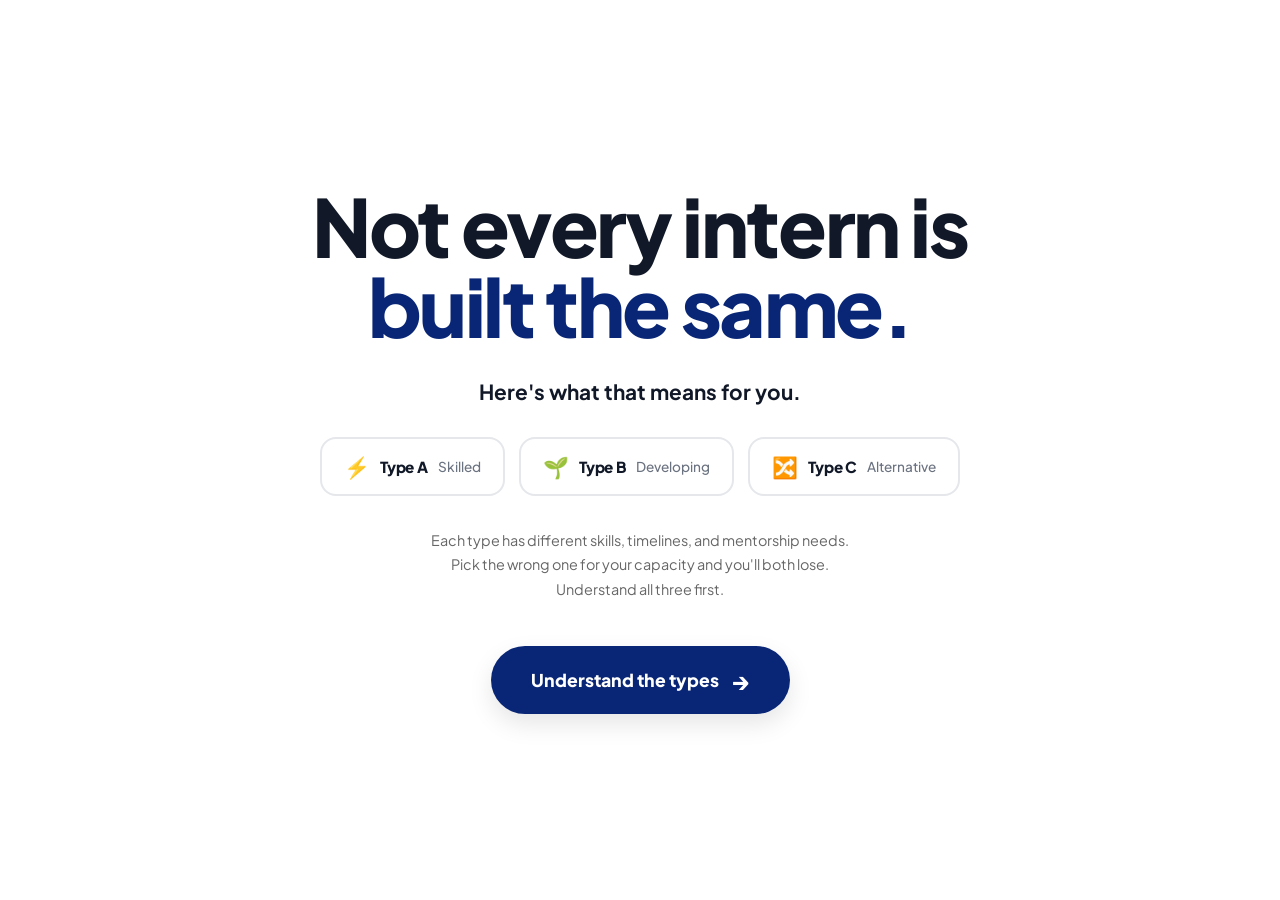
<file: halt.html>
<!DOCTYPE html>
<html lang="en">
<head>
    <meta charset="UTF-8">
    <meta name="viewport" content="width=device-width, initial-scale=1.0">
    <title>Internship Matching | Waitlist</title>
    <!-- Favicon -->
    <link rel="icon" type="image/x-icon" href="images/favicon.ico">
    <link rel="icon" type="image/png" sizes="32x32" href="images/favicon-32x32.png">
    <link rel="icon" type="image/png" sizes="16x16" href="images/favicon-16x16.png">
    <link rel="apple-touch-icon" sizes="180x180" href="images/apple-touch-icon.png">
    <link rel="preconnect" href="https://fonts.googleapis.com">
    <link rel="preconnect" href="https://fonts.gstatic.com" crossorigin>
    <link href="https://fonts.googleapis.com/css2?family=Plus+Jakarta+Sans:wght@400;500;600;700;800&display=swap" rel="stylesheet">
    <link rel="stylesheet" href="style.css">
</head>
<body>

    <main class="hero-container">
        

        <section class="content">
            <h1 class="headline">
                Not every intern is <br>
                <span class="highlight-text">built the same.</span>
            </h1>

            <div class="subheadline-container">
                <p class="main-sub">
                    Here's what that means for you.
                </p>

                <div class="type-preview-row">
                    <div class="type-chip">
                        <span class="chip-icon">⚡</span>
                        <span class="chip-label">Type A</span>
                        <span class="chip-sub">Skilled</span>
                    </div>
                    <div class="type-chip">
                        <span class="chip-icon">🌱</span>
                        <span class="chip-label">Type B</span>
                        <span class="chip-sub">Developing</span>
                    </div>
                    <div class="type-chip">
                        <span class="chip-icon">🔀</span>
                        <span class="chip-label">Type C</span>
                        <span class="chip-sub">Alternative</span>
                    </div>
                </div>

                <p class="secondary-sub">
                    Each type has different skills, timelines, and mentorship needs.<br>
                    Pick the wrong one for your capacity and you'll both lose.<br>
                    Understand all three first.
                </p>
            </div>

            <a href="options.html"><button class="cta-button">
                Understand the types <span class="arrow">→</span>
            </button></a>

        </section>
    </main>

</body>
</html>
</file>
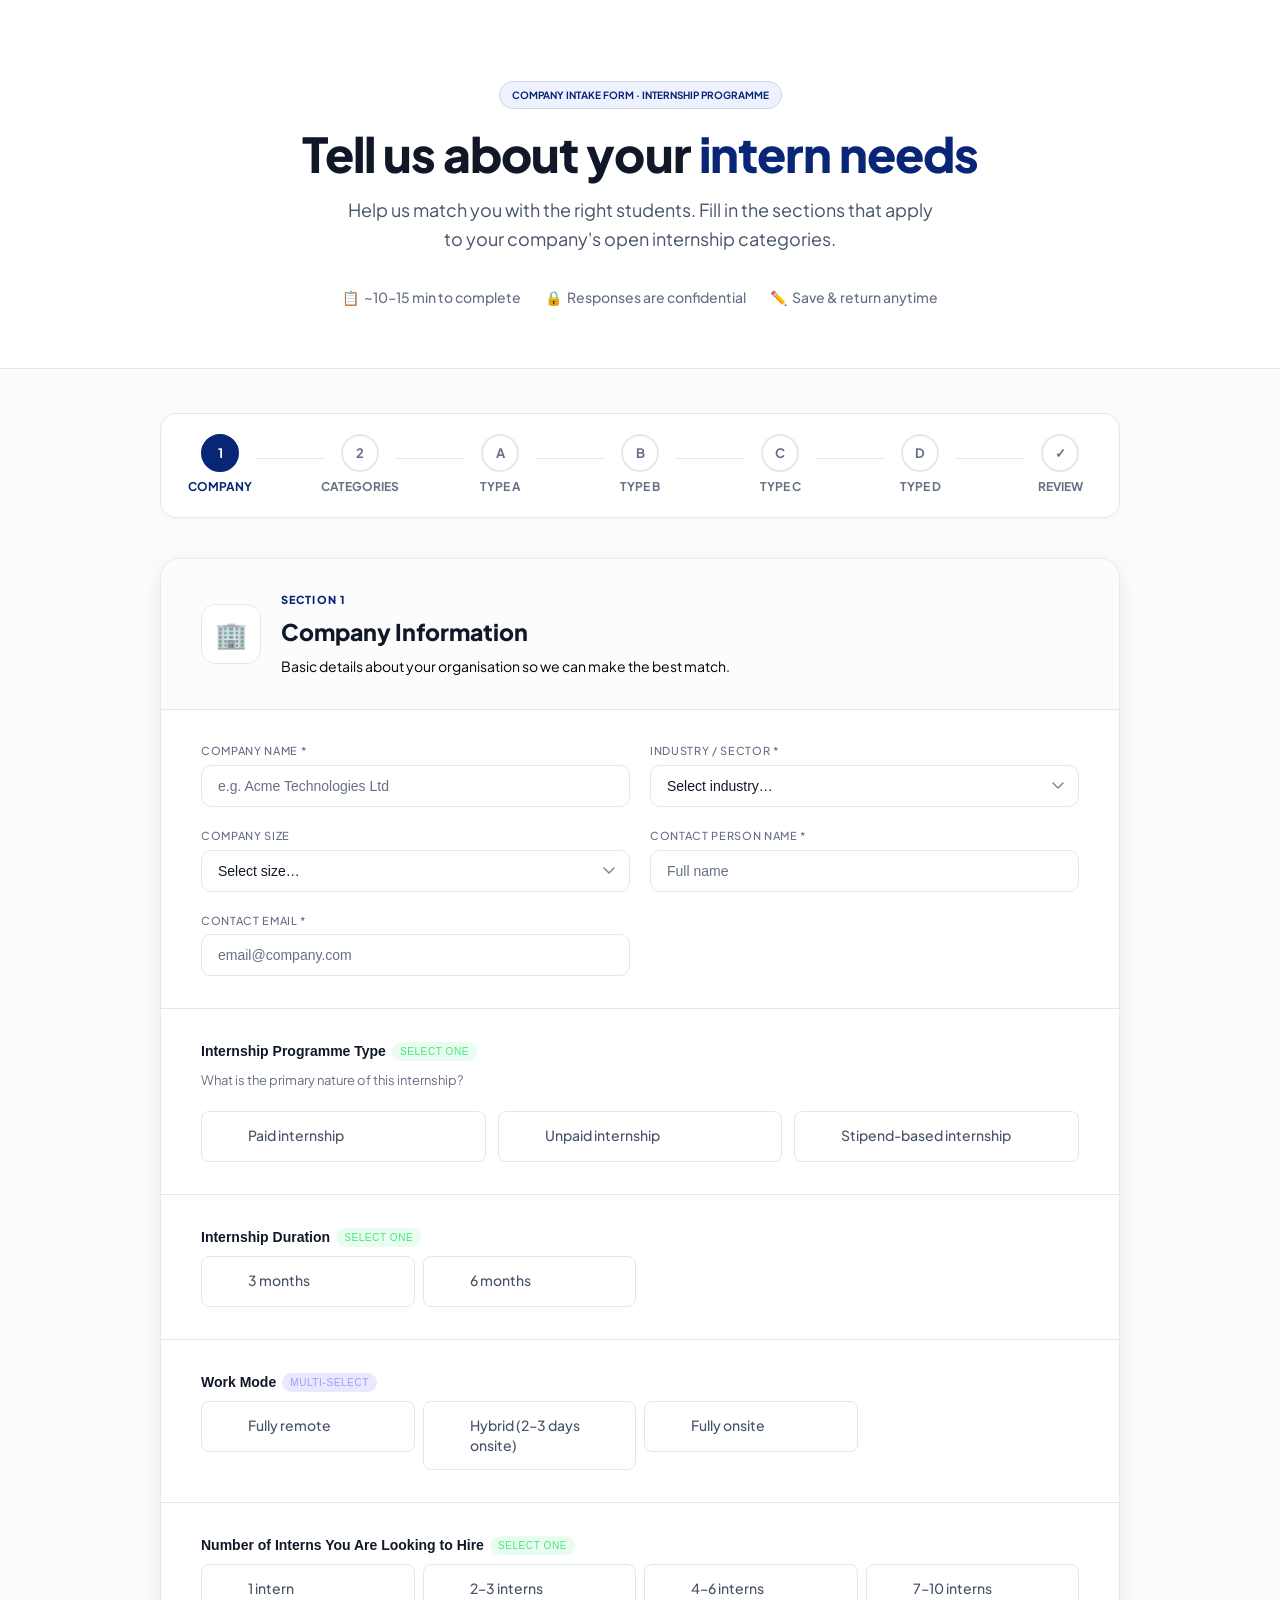
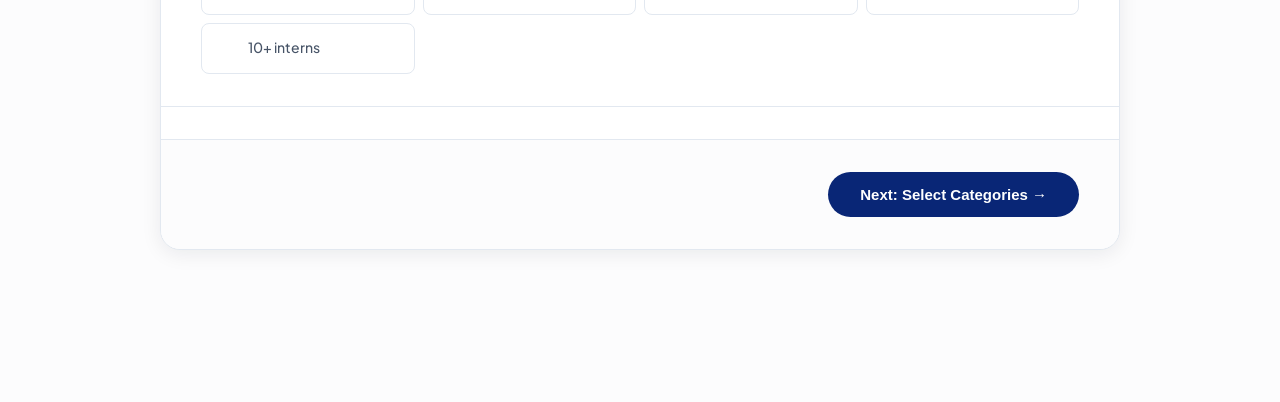
<file: internship_form.html>
<!DOCTYPE html>
<html lang="en">
<head>
<meta charset="UTF-8">
<meta name="viewport" content="width=device-width, initial-scale=1.0">
<title>Internship Programme — Company Intake Form</title>
<!-- Favicon -->
    <link rel="icon" type="image/x-icon" href="images/favicon.ico">
    <link rel="icon" type="image/png" sizes="32x32" href="images/favicon-32x32.png">
    <link rel="icon" type="image/png" sizes="16x16" href="images/favicon-16x16.png">
    <link rel="apple-touch-icon" sizes="180x180" href="images/apple-touch-icon.png">
<!-- Google Font: Plus Jakarta Sans -->
<link href="https://fonts.googleapis.com/css2?family=Plus+Jakarta+Sans:wght@400;500;600;700;800&display=swap" rel="stylesheet">
<style>
  :root {
    --primary: #092676;
    --primary-light: #eef2ff;
    --bg: #fcfcfd;
    --surface: #ffffff;
    --border: #e2e8f0;
    --text-main: #101828;
    --text-muted: #475467;
    --text-dim: #667085;
    --accent-success: #079455;
    --radius: 12px;
    --shadow: 0 4px 20px rgba(16, 24, 40, 0.08);
  }

  * { box-sizing: border-box; margin: 0; padding: 0; }

  body {
    font-family: 'Plus Jakarta Sans', sans-serif;
    background: var(--bg);
    color: var(--text-main);
    min-height: 100vh;
    line-height: 1.6;
  }

  /* ── Hero Section ── */
  .hero {
    background: #fff;
    border-bottom: 1px solid var(--border);
    padding: 80px 40px 60px;
    text-align: center;
  }
  .hero-inner { max-width: 860px; margin: 0 auto; }
  .hero-badge {
    display: inline-flex; align-items: center; gap: 8px;
    background: var(--primary-light); border: 1px solid #d0d5dd;
    border-radius: 50px; padding: 6px 16px;
    font-size: 12px; font-weight: 700; color: var(--primary);
    text-transform: uppercase; margin-bottom: 24px;
  }
  .hero h1 {
    font-size: clamp(32px, 5vw, 48px);
    font-weight: 800; line-height: 1.2;
    color: var(--text-main); margin-bottom: 16px;
    letter-spacing: -0.02em;
  }
  .hero h1 span { 
    color: var(--primary); 
    position: relative;
    display: inline-block;
  }
  /* The "Matched" intelligent circle from screenshot */
  .hero h1 span::after {
    content: '';
    position: absolute;
    inset: -5px -10px;
    border: 2px solid #FFE600;
    border-radius: 50% 40% 60% 30%;
    opacity: 0.6;
    z-index: -1;
  }
  .hero p { font-size: 18px; color: var(--text-muted); max-width: 600px; margin: 0 auto 32px; }
  .hero-meta { display: flex; gap: 24px; justify-content: center; flex-wrap: wrap; }
  .hero-meta-item { font-size: 14px; color: var(--text-dim); font-weight: 500; display: flex; align-items: center; gap: 6px; }

  /* ── Layout ── */
  .form-wrap { max-width: 900px; margin: 0 auto; padding: 40px 24px 100px; }

  /* ── Progress Bar ── */
  .progress-bar {
    display: flex; align-items: center; justify-content: space-between;
    background: #fff; border: 1px solid var(--border);
    padding: 20px; border-radius: 16px; margin-bottom: 40px;
    box-shadow: 0 2px 8px rgba(0,0,0,0.02);
  }
  .progress-step {
    flex: 1; display: flex; flex-direction: column; align-items: center; gap: 8px; cursor: pointer;
    position: relative;
  }
  .progress-dot {
    width: 32px; height: 32px; border-radius: 50%;
    background: #fff; border: 2px solid var(--border);
    display: flex; align-items: center; justify-content: center;
    font-size: 12px; font-weight: 700; color: var(--text-dim);
    transition: 0.3s;
  }
  .progress-step.active .progress-dot { background: var(--primary); border-color: var(--primary); color: #fff; }
  .progress-step.done .progress-dot { background: #E7F0FF; border-color: var(--primary); color: var(--primary); }
  .progress-label { font-size: 11px; font-weight: 700; text-transform: uppercase; color: var(--text-dim); }
  .progress-step.active .progress-label { color: var(--primary); }

  /* ── Section Cards ── */
  .section-card {
    background: var(--surface);
    border: 1px solid var(--border);
    border-radius: 20px;
    margin-bottom: 32px;
    box-shadow: var(--shadow);
    display: none;
    overflow: hidden;
  }

  .section-label {
    font-size: 11px; font-weight: 600; text-transform: uppercase;
    letter-spacing: 0.1em; margin-bottom: 6px;
  }
  .section-card.active { display: block; }

  .section-header {
    padding: 32px; border-bottom: 1px solid var(--border);
    background: #fcfcfd; display: flex; align-items: center; gap: 20px;
  }
  .section-icon {
    width: 56px; height: 56px; border-radius: 14px;
    background: #fff; border: 1px solid var(--border);
    display: flex; align-items: center; justify-content: center;
    font-size: 24px; flex-shrink: 0;
  }
  .section-title { font-size: 22px; font-weight: 800; color: var(--text-main); margin-bottom: 4px; }
  .section-desc { font-size: 14px; color: black; }

  /* ── Field Groups ── */
  .field-group { padding: 32px; border-bottom: 1px solid var(--border); }
  .field-group:last-child { border-bottom: none; }
  .field-label { font-size: 10px; font-weight: 700; color: var(--text-main); margin-bottom: 8px; display: flex; align-items: center; gap: 10px; }
  .badge { font-size: 10px; font-weight: 700; padding: 2px 10px; border-radius: 6px; text-transform: uppercase; }
  .badge-multi { background: #ECFDF3; color: #027A48; }
  .badge-single { background: #EFF8FF; color: #175CD3; }
  .field-hint { font-size: 13px; color: var(--text-dim); margin-bottom: 20px; }

  /* ── Input Grid ── */
  /* options-grid: base 1-col defined in mobile-first block below */
  .options-grid { display: grid; grid-template-columns: 1fr; gap: 8px; }
  .options-grid.narrow { grid-template-columns: 1fr; }
  .options-grid.wide { grid-template-columns: 1fr; }

  .opt-item input { position: absolute; opacity: 0; }
  .opt-item label {
    display: flex; align-items: flex-start; gap: 12px;
    padding: 14px 16px; border-radius: 12px;
    border: 1px solid var(--border); background: #fff; cursor: pointer;
    font-size: 14px; color: var(--text-muted); font-weight: 500; transition: 0.2s;
  }
  .opt-item label:hover { border-color: var(--primary); background: #fcfcfd; }
  .opt-item input:checked + label {
    background: #F5F8FF; border-color: var(--primary); color: var(--primary); box-shadow: 0 0 0 1px var(--primary);
  }
  
  .opt-check, .opt-radio {
    width: 20px; height: 20px; border-radius: 6px; border: 2px solid var(--border);
    display: flex; align-items: center; justify-content: center; flex-shrink: 0; background: #fff;
  }
  .opt-radio { border-radius: 50%; }
  .opt-item input:checked + label .opt-check { background: var(--primary); border-color: var(--primary); }
  .opt-item input:checked + label .opt-check::after { content: '✓'; color: #fff; font-size: 12px; font-weight: 800; }
  .opt-item input:checked + label .opt-radio::after { content: ''; width: 8px; height: 8px; border-radius: 50%; background: var(--primary); }

  /* ── Form Controls ── */
  .styled-input, .styled-select {
    width: 100%; border: 1px solid var(--border); border-radius: 10px;
    padding: 12px 16px; font-family: inherit; font-size: 14px; color: var(--text-main);
  }
  .styled-input:focus, .styled-select:focus { outline: none; border-color: var(--primary); box-shadow: 0 0 0 4px rgba(9, 38, 118, 0.1); }

  /* ── Sub Group Labels ── */
  .sub-group-label {
    font-size: 11px; font-weight: 800; text-transform: uppercase; color: var(--primary);
    margin: 24px 0 12px; display: flex; align-items: center; gap: 8px;
  }
  .sub-group-label::after { content: ''; flex: 1; height: 1px; background: var(--border); }

  /* ── Navigation Buttons ── */
  .form-nav { padding: 32px; display: flex; justify-content: space-between; background: #fcfcfd; border-top: 1px solid var(--border); }
  .btn {
    font-family: inherit; font-size: 15px; font-weight: 700;
    padding: 12px 28px; border-radius: 50px; cursor: pointer; transition: 0.2s;
    display: flex; align-items: center; gap: 8px; border: none;
  }
  .btn-ghost { background: #fff; border: 1px solid var(--border); color: var(--text-muted); }
  .btn-ghost:hover { background: #f9fafb; color: var(--text-main); }
  .btn-primary { background: var(--primary); color: #fff; }
  .btn-primary:hover { background: #061b56; transform: translateY(-1px); }
  .btn-success { background: var(--accent-success); color: #fff; }

  /* ── Category Cards (Section 2) ── */
  /* cat-select-grid: controlled by mobile-first breakpoints */
  .cat-select-grid { display: grid; grid-template-columns: 1fr; gap: 10px; }
  .cat-card {
    border: 1px solid var(--border); padding: 24px; border-radius: 16px;
    cursor: pointer; transition: 0.2s; position: relative;
  }
  .cat-card:hover { transform: translateY(-2px); border-color: var(--primary); }
  .cat-card input { position: absolute; opacity: 0; }
  .cat-card.checked-a, .cat-card.checked-b, .cat-card.checked-c, .cat-card.checked-d {
    background: #F5F8FF; border: 2px solid var(--primary);
  }
  .cat-card-icon { font-size: 32px; margin-bottom: 12px; }
  .cat-card-title { font-size: 16px; font-weight: 800; color: black; margin-bottom: 4px; }
  .cat-card-sub { font-size: 13px; color: var(--text-muted); line-height: 1.5; }

  /* ── Summary Card ── */
  .summary-card { background: #fff; border: 1px solid var(--border); border-radius: 24px; padding: 60px; text-align: center; display: none; box-shadow: var(--shadow); }
  .summary-card.active { display: block; }
  .summary-title { font-size: 32px; font-weight: 800; color: var(--primary); margin-bottom: 16px; }




  /* ── Field ── */
  .field-group { padding: 28px 32px; border-bottom: 1px solid var(--border); }
  .field-group:last-child { border-bottom: none; }

  .field-label {
    font-family: 'Syne', sans-serif;
    font-size: 14px; font-weight: 600; color: var(--text);
    margin-bottom: 4px; display: flex; align-items: center; gap: 8px;
  }
  .field-label .badge {
    font-family: 'DM Sans', sans-serif;
    font-size: 10px; font-weight: 500; padding: 2px 8px;
    border-radius: 20px; text-transform: uppercase; letter-spacing: 0.06em;
  }
  .badge-multi { background: rgba(108,99,255,0.15); color: #a09aff; }
  .badge-single { background: rgba(67,233,123,0.12); color: #43e97b; }
  .badge-select { background: rgba(255,193,7,0.1); color: #ffc107; }
  .field-hint { font-size: 12px; color: var(--text-dim); margin-bottom: 16px; }

  /* ── Checkbox Grid ── */
  /* options-grid fully controlled by mobile-first breakpoints below */
  .options-grid { display: grid; grid-template-columns: 1fr; gap: 8px; }
  .options-grid.wide   { grid-template-columns: 1fr; }
  .options-grid.narrow { grid-template-columns: 1fr; }

  .opt-item {
    position: relative;
  }
  .opt-item input { position: absolute; opacity: 0; width: 0; height: 0; }
  .opt-item label {
    display: flex; align-items: flex-start; gap: 10px;
    padding: 11px 14px; border-radius: 8px;
    border: 1px solid var(--border);
    background: var(--tag-bg);
    cursor: pointer;
    font-size: 13px; color: var(--text-muted); line-height: 1.4;
    transition: all 0.18s;
    user-select: none;
  }
  .opt-item label:hover { border-color: var(--border-bright); color: var(--text); }
  .opt-item input:checked + label {
    background: var(--checked-bg);
    border-color: var(--checked-border);
    color: var(--text);
  }
  .opt-check {
    width: 16px; height: 16px; border-radius: 4px;
    border: 2px solid var(--border-bright);
    display: flex; align-items: center; justify-content: center;
    flex-shrink: 0; margin-top: 1px;
    transition: all 0.15s;
  }
  .opt-item input:checked + label .opt-check {
    background: var(--accent); border-color: var(--accent);
  }
  .opt-item input:checked + label .opt-check::after {
    content: '✓'; font-size: 10px; color: #fff; font-weight: 700;
  }

  /* Radio style */
  /* .opt-item.radio label { } */
  .opt-radio {
    width: 16px; height: 16px; border-radius: 50%;
    border: 2px solid var(--border-bright);
    display: flex; align-items: center; justify-content: center;
    flex-shrink: 0; margin-top: 1px;
    transition: all 0.15s;
  }
  .opt-item.radio input:checked + label { background: var(--checked-bg); border-color: var(--checked-border); color: var(--text); }
  .opt-item.radio input:checked + label .opt-radio {
    border-color: var(--accent);
  }
  .opt-item.radio input:checked + label .opt-radio::after {
    content: ''; width: 8px; height: 8px; border-radius: 50%; background: var(--accent); display: block;
  }

  /* Category sub-groups */
  .sub-group { margin-bottom: 20px; }
  .sub-group-label {
    font-size: 11px; font-weight: 600; text-transform: uppercase;
    letter-spacing: 0.08em; color: var(--text-dim);
    margin-bottom: 8px; padding-left: 2px;
    display: flex; align-items: center; gap: 6px;
  }
  .sub-group-label::before { content: ''; display: block; width: 12px; height: 2px; background: var(--accent); border-radius: 2px; }

  /* Dropdown */
  .styled-select {
    width: 100%; background: var(--tag-bg);
    border: 1px solid var(--border); border-radius: 8px;
    padding: 11px 14px; color: var(--text);
    font-family: 'DM Sans', sans-serif; font-size: 13px;
    appearance: none; cursor: pointer; max-width: 360px;
    background-image: url("data:image/svg+xml,%3Csvg xmlns='http://www.w3.org/2000/svg' width='12' height='8' viewBox='0 0 12 8'%3E%3Cpath d='M1 1l5 5 5-5' stroke='%238080a0' stroke-width='1.5' fill='none' stroke-linecap='round'/%3E%3C/svg%3E");
    background-repeat: no-repeat; background-position: right 14px center;
  }
  .styled-select:focus { outline: none; border-color: var(--accent); }

  /* Text input */
  .styled-input {
    width: 100%; max-width: 400px;
    background: var(--tag-bg); border: 1px solid var(--border);
    border-radius: 8px; padding: 11px 14px;
    color: var(--text); font-family: 'DM Sans', sans-serif; font-size: 13px;
  }
  .styled-input:focus { outline: none; border-color: var(--accent); }
  .styled-input::placeholder { color: var(--text-dim); }

  /* Nav buttons */
  .form-nav {
    display: flex; justify-content: space-between; align-items: center;
    margin-top: 32px; gap: 12px;
  }
  .btn {
    font-family: 'Syne', sans-serif;
    font-size: 14px; font-weight: 600;
    padding: 13px 28px; border-radius: 10px;
    border: none; cursor: pointer;
    transition: all 0.2s; display: flex; align-items: center; gap: 8px;
  }
  .btn-ghost {
    background: var(--surface); border: 1px solid var(--border);
    color: var(--text-muted);
  }
  .btn-ghost:hover { border-color: var(--border-bright); color: var(--text); }
  .btn-primary {
    background: var(--accent); color: #fff;
  }
  .btn-primary:hover { background: #7d75ff; transform: translateY(-1px); }
  .btn-success { background: var(--accent3); color: #000; }
  .btn-success:hover { background: #5ef590; }

  /* ── Company Info Section ── */
  .info-grid {
    display: grid; grid-template-columns: 1fr; gap: 14px;
  }
  .info-field label {
    display: block; font-size: 12px; font-weight: 500;
    color: var(--text-dim); margin-bottom: 6px; text-transform: uppercase; letter-spacing: 0.06em;
  }

  /* Divider */
  .field-divider {
    height: 1px; background: var(--border);
    margin: 4px 0 20px;
  }

  /* Category selection (Section 1) */
  .cat-select-grid {
    display: grid; grid-template-columns: 1fr;
    gap: 12px;
  }
  .cat-card {
    position: relative; border-radius: 12px;
    border: 2px solid var(--border); background: var(--tag-bg);
    padding: 20px; cursor: pointer; transition: all 0.2s;
  }
  .cat-card input { position: absolute; opacity: 0; }
  .cat-card:hover { border-color: var(--border-bright); }
  .cat-card.checked-a { border-color: var(--accent); background: rgba(108,99,255,0.08); }
  .cat-card.checked-b { border-color: var(--accent3); background: rgba(67,233,123,0.06); }
  .cat-card.checked-c { border-color: var(--accent2); background: rgba(255,101,132,0.06); }
  .cat-card.checked-d { border-color: #ffc107; background: rgba(255,193,7,0.06); }
  .cat-card-icon { font-size: 28px; margin-bottom: 10px; }
  .cat-card-sub { font-size: 12px; color: var(--text-dim); line-height: 1.5; }

  /* Tooltip note */
  .field-note {
    margin-top: 12px; padding: 10px 14px;
    background: rgba(108,99,255,0.07); border-left: 3px solid var(--accent);
    border-radius: 0 6px 6px 0;
    font-size: 12px; color: var(--text-muted); line-height: 1.6;
  }

  /* Summary */
  .summary-card {
    background: var(--surface); border: 1px solid var(--border);
    border-radius: 16px; padding: 36px; text-align: center;
    display: none;
  }
  .summary-card.active { display: block; }
  .summary-icon { font-size: 56px; margin-bottom: 20px; }
  .summary-title {
    font-family: 'Syne', sans-serif; font-size: 26px; font-weight: 800;
    color: #fff; margin-bottom: 10px;
  }
  .summary-sub { font-size: 15px; color: var(--text-muted); margin-bottom: 28px; }
  .summary-chips { display: flex; flex-wrap: wrap; gap: 8px; justify-content: center; }
  .summary-chip {
    background: var(--tag-bg); border: 1px solid var(--border);
    border-radius: 6px; padding: 6px 14px;
    font-size: 13px; color: var(--text-muted);
  }


  /* ════════════════════════════════════════════════════════════════
     MOBILE-FIRST RESPONSIVE SYSTEM
     Lumintern Internship Form — Plus Jakarta Sans / #092676 brand
     Breakpoints:
       Base (default)    →  320px – 479px   (Mobile)
       @min 480px        →  480px – 639px   (Large Phone)
       @min 640px        →  640px – 767px   (Tablet Portrait)
       @min 768px        →  768px – 1023px  (Tablet Landscape)
       @min 1024px       →  1024px – 1279px (Laptop)
       @min 1280px       →  1280px+         (Desktop)
     ════════════════════════════════════════════════════════════════ */

  /* ─────────────────────────────────────────
     BASE (320px+) — Mobile-first foundations
     Single-column, touch-friendly, compact
     ───────────────────────────────────────── */

  /* Hero */
  .hero {
    padding: 36px 16px 28px;
    text-align: center;
  }
  .hero-inner { max-width: 100%; padding: 0; }
  .hero-badge {
    font-size: 10px;
    padding: 5px 12px;
    margin-bottom: 16px;
    white-space: nowrap;
    overflow: hidden;
    text-overflow: ellipsis;
    max-width: 100%;
  }
  .hero h1 {
    font-size: clamp(22px, 7vw, 32px);
    margin-bottom: 12px;
    letter-spacing: -0.02em;
  }
  /* Remove the decorative circle on very small screens — avoids overflow */
  .hero h1 span::after { display: none; }
  .hero p {
    font-size: 14px;
    margin-bottom: 20px;
    line-height: 1.65;
  }
  .hero-meta {
    flex-direction: column;
    gap: 8px;
    align-items: center;
  }
  .hero-meta-item { font-size: 12px; gap: 5px; }

  /* Form wrap */
  .form-wrap { padding: 20px 12px 80px; }

  /* Progress bar — horizontally scrollable on tiny screens */
  .progress-bar {
    padding: 12px 10px;
    border-radius: 12px;
    margin-bottom: 20px;
    overflow-x: auto;
    -webkit-overflow-scrolling: touch;
    scrollbar-width: none;
    justify-content: flex-start;
    gap: 4px;
  }
  .progress-bar::-webkit-scrollbar { display: none; }
  .progress-step {
    flex: 0 0 auto;          /* don't shrink — scroll instead */
    min-width: 44px;
    gap: 5px;
  }
  .progress-dot {
    width: 28px; height: 28px;
    font-size: 10px;
  }
  .progress-label {
    font-size: 9px;
    display: none;           /* hidden at mobile, shown at tablet+ */
  }
  .progress-line {
    flex: 0 0 12px;
    height: 1px;
    background: var(--border);
    align-self: center;
    margin-bottom: 13px;     /* optical align with dot center */
  }

  /* Section card */
  .section-card {
    border-radius: 14px;
    margin-bottom: 20px;
  }
  .section-header {
    padding: 20px 16px;
    flex-direction: column;
    gap: 12px;
    align-items: flex-start;
  }
  .section-icon {
    width: 44px; height: 44px;
    border-radius: 10px;
    font-size: 20px;
  }
  .section-title { font-size: 17px; }
  .section-desc  { font-size: 13px; }

  /* Field groups */
  .field-group { padding: 18px 16px; }
  .field-label {
    font-size: 13px;
    flex-wrap: wrap;
    gap: 6px;
    margin-bottom: 6px;
    line-height: 1.5;
  }
  .badge { font-size: 9px; padding: 2px 7px; }
  .field-hint { font-size: 12px; margin-bottom: 14px; }

  /* Grids — single column on mobile */
  .options-grid,
  .options-grid.wide,
  .options-grid.narrow {
    grid-template-columns: 1fr;
    gap: 8px;
  }
  .info-grid       { grid-template-columns: 1fr; gap: 14px; }
  .cat-select-grid { grid-template-columns: 1fr; gap: 10px; }

  /* Option items — generous touch targets (min 48px) */
  .opt-item label {
    padding: 13px 14px;
    font-size: 13px;
    min-height: 48px;
  }
  .opt-check { width: 18px; height: 18px; }
  .opt-radio  { width: 18px; height: 18px; }

  /* Inputs & selects */
  .styled-input,
  .styled-select {
    font-size: 14px;        /* prevents iOS zoom on focus */
    padding: 13px 14px;
    border-radius: 10px;
    max-width: 100%;
  }

  /* Sub-group labels */
  .sub-group-label { font-size: 10px; margin: 18px 0 10px; }

  /* Category cards */
  .cat-card { padding: 16px; border-radius: 12px; }
  .cat-card-icon  { font-size: 24px; margin-bottom: 8px; }
  .cat-card-title { font-size: 14px; margin-bottom: 3px; }
  .cat-card-sub   { font-size: 12px; }

  /* Nav buttons — full width stack on mobile */
  .form-nav {
    padding: 16px;
    flex-direction: column-reverse;
    gap: 10px;
  }
  .btn {
    width: 100%;
    justify-content: center;
    padding: 15px 20px;     /* min 48px touch target */
    font-size: 14px;
    border-radius: 12px;
  }

  /* Summary card */
  .summary-card { padding: 32px 16px; border-radius: 16px; }
  .summary-title { font-size: 22px; }
  .summary-sub   { font-size: 14px; }
  .summary-chips { gap: 6px; }
  .summary-chip  { font-size: 12px; padding: 5px 12px; }

  /* Field note */
  .field-note { font-size: 12px; padding: 10px 12px; }

  /* Info field labels */
  .info-field > label { font-size: 11px; margin-bottom: 5px; }


  /* ─────────────────────────────────────────
     LARGE PHONE (480px+)
     Two-column options, slightly more room
     ───────────────────────────────────────── */
  @media (min-width: 480px) {

    .hero { padding: 44px 24px 32px; }
    .hero h1 { font-size: clamp(26px, 6vw, 36px); }
    .hero p  { font-size: 15px; }
    .hero-meta { flex-direction: row; gap: 16px; }
    .hero-meta-item { font-size: 13px; }

    .form-wrap { padding: 24px 16px 80px; }

    .progress-bar { padding: 14px 12px; gap: 6px; }
    .progress-dot { width: 30px; height: 30px; font-size: 11px; }

    .section-header { padding: 22px 20px; }
    .section-title  { font-size: 18px; }
    .field-group    { padding: 20px 20px; }

    /* 2-column option grid on large phones for narrow variants */
    .options-grid.narrow {
      grid-template-columns: repeat(2, 1fr);
      gap: 8px;
    }

    /* Nav buttons side by side on large phone */
    .form-nav {
      flex-direction: row;
      padding: 18px 20px;
    }
    .btn { width: auto; font-size: 14px; }

    .cat-select-grid { grid-template-columns: repeat(2, 1fr); gap: 12px; }
    .info-grid { grid-template-columns: 1fr 1fr; gap: 14px; }
  }


  /* ─────────────────────────────────────────
     TABLET PORTRAIT (640px+)
     Multi-column options grids, labels visible,
     hero gets breathing room
     ───────────────────────────────────────── */
  @media (min-width: 640px) {

    .hero { padding: 56px 32px 44px; }
    .hero h1 { font-size: clamp(30px, 5vw, 42px); }
    .hero p  { font-size: 16px; margin-bottom: 28px; }
    .hero h1 span::after { display: block; } /* restore decorative circle */

    .form-wrap { padding: 32px 24px 100px; }

    /* Progress bar: show labels, fixed layout */
    .progress-bar {
      overflow-x: visible;
      justify-content: space-between;
      padding: 16px 18px;
      gap: 0;
      margin-bottom: 28px;
    }
    .progress-step { flex: 1; }
    .progress-dot  { width: 32px; height: 32px; font-size: 12px; }
    .progress-label { display: block; font-size: 10px; }
    .progress-line { flex: 1; height: 1px; margin-bottom: 13px; }

    /* Section layout */
    .section-card { border-radius: 16px; margin-bottom: 24px; }
    .section-header {
      flex-direction: row;
      align-items: center;
      padding: 24px 28px;
      gap: 16px;
    }
    .section-icon  { width: 50px; height: 50px; font-size: 22px; }
    .section-title { font-size: 20px; }
    .section-desc  { font-size: 14px; }
    .field-group   { padding: 24px 28px; }
    .field-label   { font-size: 13px; }

    /* 2-col options grid (default) */
    .options-grid {
      grid-template-columns: repeat(2, 1fr);
      gap: 10px;
    }
    .options-grid.narrow {
      grid-template-columns: repeat(2, 1fr);
    }
    .options-grid.wide {
      grid-template-columns: repeat(2, 1fr);
    }

    .cat-select-grid { grid-template-columns: repeat(2, 1fr); gap: 14px; }
    .info-grid       { gap: 16px; }

    .form-nav { padding: 20px 28px; }
    .btn { padding: 13px 24px; font-size: 14px; }
  }


  /* ─────────────────────────────────────────
     TABLET LANDSCAPE (768px+)
     Wider grids, richer spacing throughout
     ───────────────────────────────────────── */
  @media (min-width: 768px) {

    .hero { padding: 64px 40px 48px; }
    .hero h1 { font-size: clamp(32px, 4.5vw, 46px); }
    .hero p  { font-size: 17px; }
    .hero-meta-item { font-size: 14px; }

    .form-wrap { padding: 36px 28px 100px; }

    .progress-bar   { padding: 18px 20px; border-radius: 14px; margin-bottom: 32px; }
    .progress-dot   { width: 34px; height: 34px; font-size: 12px; }
    .progress-label { font-size: 11px; }

    .section-header { padding: 28px 32px; gap: 18px; }
    .section-icon   { width: 54px; height: 54px; border-radius: 13px; font-size: 23px; }
    .section-title  { font-size: 21px; }
    .field-group    { padding: 26px 32px; }
    .field-label    { font-size: 14px; }
    .field-hint     { font-size: 13px; }

    /* 3-column options grids */
    .options-grid        { grid-template-columns: repeat(auto-fill, minmax(200px, 1fr)); gap: 10px; }
    .options-grid.narrow { grid-template-columns: repeat(auto-fill, minmax(160px, 1fr)); }
    .options-grid.wide   { grid-template-columns: repeat(auto-fill, minmax(260px, 1fr)); }

    .opt-item label { font-size: 13px; padding: 12px 14px; }

    .info-grid { grid-template-columns: 1fr 1fr; gap: 18px; }

    .form-nav { padding: 24px 32px; }
    .btn { padding: 14px 28px; font-size: 15px; border-radius: 50px; }
    .btn-primary { border-radius: 25px; }

    .sub-group-label { font-size: 11px; margin: 22px 0 12px; }

    .summary-card  { padding: 48px 36px; }
    .summary-title { font-size: 26px; }
    .summary-sub   { font-size: 15px; }
  }


  /* ─────────────────────────────────────────
     LAPTOP / SMALL DESKTOP (1024px+)
     Constrained max-width, polished density
     ───────────────────────────────────────── */
  @media (min-width: 1024px) {

    .hero { padding: 72px 40px 56px; }
    .hero h1 { font-size: clamp(36px, 4vw, 48px); }
    .hero p  { font-size: 18px; max-width: 580px; margin-bottom: 32px; }

    .form-wrap { max-width: 900px; padding: 40px 24px 100px; }

    .progress-bar   { padding: 20px 24px; margin-bottom: 36px; }
    .progress-dot   { width: 36px; height: 36px; font-size: 13px; }
    .progress-label { font-size: 11px; }

    .section-header { padding: 30px 36px; gap: 20px; }
    .section-icon   { width: 56px; height: 56px; border-radius: 14px; font-size: 24px; }
    .section-title  { font-size: 22px; }
    .section-desc   { font-size: 14px; }
    .field-group    { padding: 28px 36px; }

    /* Full auto-fill grids resume */
    .options-grid        { grid-template-columns: repeat(auto-fill, minmax(220px, 1fr)); gap: 11px; }
    .options-grid.narrow { grid-template-columns: repeat(auto-fill, minmax(170px, 1fr)); }
    .options-grid.wide   { grid-template-columns: repeat(auto-fill, minmax(290px, 1fr)); }

    .opt-item label { font-size: 13.5px; }

    .info-grid { grid-template-columns: 1fr 1fr; gap: 20px; }

    .cat-select-grid { grid-template-columns: 1fr 1fr; gap: 16px; }
    .cat-card        { padding: 22px; border-radius: 14px; }
    .cat-card-icon   { font-size: 28px; margin-bottom: 10px; }
    .cat-card-title  { font-size: 15px; }
    .cat-card-sub    { font-size: 13px; }

    .form-nav { padding: 28px 36px; }
    .btn { padding: 14px 30px; font-size: 15px; }

    .summary-card  { padding: 56px 48px; border-radius: 24px; }
    .summary-title { font-size: 28px; }
  }


  /* ─────────────────────────────────────────
     DESKTOP (1280px+)
     Full design intent, maximum density
     ───────────────────────────────────────── */
  @media (min-width: 1280px) {

    .hero { padding: 80px 40px 60px; }
    .hero h1 { font-size: 48px; }
    .hero p  { font-size: 18px; max-width: 600px; }
    .hero-meta { gap: 24px; }
    .hero-meta-item { font-size: 14px; }

    .form-wrap { max-width: 960px; padding: 44px 0 120px; }

    .progress-bar   { padding: 20px 24px; border-radius: 16px; margin-bottom: 40px; }
    .progress-dot   { width: 38px; height: 38px; font-size: 13px; }
    .progress-label { font-size: 12px; }

    .section-card   { border-radius: 20px; margin-bottom: 32px; }
    .section-header { padding: 32px 40px; gap: 20px; }
    .section-icon   { width: 60px; height: 60px; border-radius: 14px; font-size: 26px; }
    .section-title  { font-size: 23px; }
    .field-group    { padding: 32px 40px; }
    .field-label    { font-size: 14px; margin-bottom: 8px; }
    .field-hint     { font-size: 13px; margin-bottom: 20px; }

    .options-grid        { grid-template-columns: repeat(auto-fill, minmax(240px, 1fr)); gap: 12px; }
    .options-grid.narrow { grid-template-columns: repeat(auto-fill, minmax(180px, 1fr)); }
    .options-grid.wide   { grid-template-columns: repeat(auto-fill, minmax(300px, 1fr)); }

    .opt-item label { padding: 14px 16px; font-size: 14px; }
    .opt-check { width: 20px; height: 20px; }
    .opt-radio  { width: 20px; height: 20px; }

    .info-grid { grid-template-columns: 1fr 1fr; gap: 20px; }

    .cat-select-grid { grid-template-columns: 1fr 1fr; gap: 16px; }
    .cat-card        { padding: 24px; border-radius: 16px; }
    .cat-card-icon   { font-size: 32px; margin-bottom: 12px; }
    .cat-card-title  { font-size: 16px; }
    .cat-card-sub    { font-size: 13px; }

    .styled-input,
    .styled-select { font-size: 14px; padding: 12px 16px; }

    .form-nav { padding: 32px 40px; }
    .btn { padding: 14px 32px; font-size: 15px; }
    .btn-primary { border-radius: 50px; }

    .sub-group-label { margin: 24px 0 12px; font-size: 11px; }

    .summary-card  { padding: 60px; border-radius: 24px; }
    .summary-icon  { font-size: 56px; }
    .summary-title { font-size: 32px; }
    .summary-sub   { font-size: 15px; }
    .summary-chip  { font-size: 13px; padding: 6px 14px; }
  }

</style>
</head>
<div class="hero">
  <div class="hero-inner">
    <div class="hero-badge">Company Intake Form · Internship Programme</div>
    <h1>Tell us about your <span>intern needs</span></h1>
    <p>Help us match you with the right students. Fill in the sections that apply to your company's open internship categories.</p>
    <div class="hero-meta">
      <div class="hero-meta-item">📋 <span>~10–15 min to complete</span></div>
      <div class="hero-meta-item">🔒 <span>Responses are confidential</span></div>
      <div class="hero-meta-item">✏️ <span>Save & return anytime</span></div>
    </div>
  </div>
</div>

<div class="form-wrap">

  <!-- Progress -->
  <div class="progress-bar" id="progressBar">
    <div class="progress-step active" data-step="0" onclick="goTo(0)">
      <div class="progress-dot">1</div>
      <div class="progress-label">Company</div>
    </div>
    <div class="progress-line"></div>
    <div class="progress-step" data-step="1" onclick="goTo(1)">
      <div class="progress-dot">2</div>
      <div class="progress-label">Categories</div>
    </div>
    <div class="progress-line"></div>
    <div class="progress-step" data-step="2" onclick="goTo(2)">
      <div class="progress-dot">A</div>
      <div class="progress-label">Type A</div>
    </div>
    <div class="progress-line"></div>
    <div class="progress-step" data-step="3" onclick="goTo(3)">
      <div class="progress-dot">B</div>
      <div class="progress-label">Type B</div>
    </div>
    <div class="progress-line"></div>
    <div class="progress-step" data-step="4" onclick="goTo(4)">
      <div class="progress-dot">C</div>
      <div class="progress-label">Type C</div>
    </div>
    <div class="progress-line"></div>
    <div class="progress-step" data-step="5" onclick="goTo(5)">
      <div class="progress-dot">D</div>
      <div class="progress-label">Type D</div>
    </div>
    <div class="progress-line"></div>
    <div class="progress-step" data-step="6" onclick="goTo(6)">
      <div class="progress-dot">✓</div>
      <div class="progress-label">Review</div>
    </div>
  </div>

  <!-- ══════════════════════════════════════════
       STEP 0 — Company Information
  ══════════════════════════════════════════ -->
  <div class="section-card active" id="step-0">
     <div class="section-header">
      <div class="section-icon">🏢</div>
      <div>
        <div class="section-label" style="color: #092676; font-weight: 900;">SECTION 1</div>
        <div class="section-title">Company Information</div>
        <div class="section-desc">Basic details about your organisation so we can make the best match.</div>
      </div>
    </div>

    <div class="field-group">
      <div class="info-grid">
        <div class="info-field">
          <label>Company Name *</label>
          <input class="styled-input" style="max-width:100%" placeholder="e.g. Acme Technologies Ltd">
        </div>
        <div class="info-field">
          <label>Industry / Sector *</label>
          <select class="styled-select" style="max-width:100%">
            <option value="">Select industry…</option>
            <option>Fintech / Financial Services</option>
            <option>Healthtech / Healthcare</option>
            <option>E-commerce / Retail</option>
            <option>Edtech / Education</option>
            <option>Logistics / Supply Chain</option>
            <option>Media / Entertainment</option>
            <option>SaaS / Software</option>
            <option>Consulting / Professional Services</option>
            <option>Government / Public Sector</option>
            <option>NGO / Non-profit</option>
            <option>Agriculture / Agritech</option>
            <option>Real Estate / Proptech</option>
            <option>Manufacturing / Industrial</option>
            <option>Other</option>
          </select>
        </div>
        <div class="info-field">
          <label>Company Size</label>
          <select class="styled-select" style="max-width:100%">
            <option value="">Select size…</option>
            <option>1–10 employees (Micro)</option>
            <option>11–50 employees (Small)</option>
            <option>51–200 employees (Medium)</option>
            <option>201–500 employees</option>
            <option>500+ employees (Large)</option>
          </select>
        </div>
        <div class="info-field">
          <label>Contact Person Name *</label>
          <input class="styled-input" style="max-width:100%" placeholder="Full name">
        </div>
        <div class="info-field">
          <label>Contact Email *</label>
          <input class="styled-input" style="max-width:100%" type="email" placeholder="email@company.com">
        </div>
      </div>
    </div>

    <div class="field-group">
      <div class="field-label">Internship Programme Type <span class="badge badge-single">Select one</span></div>
      <div class="field-hint">What is the primary nature of this internship?</div>
      <div class="options-grid">
        <div class="opt-item radio"><input type="radio" name="prog_type" id="pt1"><label for="pt1"><span class="opt-radio"></span>Paid internship</label></div>
        <div class="opt-item radio"><input type="radio" name="prog_type" id="pt2"><label for="pt2"><span class="opt-radio"></span>Unpaid internship</label></div>
        <div class="opt-item radio"><input type="radio" name="prog_type" id="pt3"><label for="pt3"><span class="opt-radio"></span>Stipend-based internship</label></div>
      </div>
    </div>

    <div class="field-group">
      <div class="field-label">Internship Duration <span class="badge badge-single">Select one</span></div>
      <div class="options-grid narrow">
        <div class="opt-item radio"><input type="radio" name="duration" id="d1"><label for="d1"><span class="opt-radio"></span>3 months</label></div>
        <div class="opt-item radio"><input type="radio" name="duration" id="d2"><label for="d2"><span class="opt-radio"></span>6 months</label></div>
      </div>
    </div>

    <div class="field-group">
      <div class="field-label">Work Mode <span class="badge badge-multi">Multi-select</span></div>
      <div class="options-grid narrow">
        <div class="opt-item"><input type="checkbox" id="wm1"><label for="wm1"><span class="opt-check"></span>Fully remote</label></div>
        <div class="opt-item"><input type="checkbox" id="wm2"><label for="wm2"><span class="opt-check"></span>Hybrid (2–3 days onsite)</label></div>
        <div class="opt-item"><input type="checkbox" id="wm3"><label for="wm3"><span class="opt-check"></span>Fully onsite</label></div>
      </div>
    </div>

    <div class="field-group">
      <div class="field-label">Number of Interns You Are Looking to Hire <span class="badge badge-single">Select one</span></div>
      <div class="options-grid narrow">
        <div class="opt-item radio"><input type="radio" name="num_interns" id="ni1"><label for="ni1"><span class="opt-radio"></span>1 intern</label></div>
        <div class="opt-item radio"><input type="radio" name="num_interns" id="ni2"><label for="ni2"><span class="opt-radio"></span>2–3 interns</label></div>
        <div class="opt-item radio"><input type="radio" name="num_interns" id="ni3"><label for="ni3"><span class="opt-radio"></span>4–6 interns</label></div>
        <div class="opt-item radio"><input type="radio" name="num_interns" id="ni4"><label for="ni4"><span class="opt-radio"></span>7–10 interns</label></div>
        <div class="opt-item radio"><input type="radio" name="num_interns" id="ni5"><label for="ni5"><span class="opt-radio"></span>10+ interns</label></div>
      </div>
    </div>

    <div class="form-nav">
      <span></span>
      <button class="btn btn-primary" onclick="goTo(1)" style="background-color: #092676; border-radius: 25px;">Next: Select Categories →</button>
    </div>
  </div>

  <!-- ══════════════════════════════════════════
       STEP 1 — Category Selection
  ══════════════════════════════════════════ -->
  <div class="section-card" id="step-1">
     <div class="section-header">
      <div class="section-icon">🗂️</div>
      <div>
        <div class="section-label" style="color: #092676; font-weight: 900;">SECTION 2</div>
        <div class="section-title">Which intern categories are you hiring?</div>
        <div class="section-desc" style="color: red;">Select all categories that apply. You will fill in details for each selected category.</div>
      </div>
    </div>
    <div class="field-group">
      <div class="cat-select-grid">
        <label class="cat-card" id="card-a">
          <input type="checkbox" id="sel-a" onchange="toggleCat('a')">
          <div class="cat-card-icon">⚡</div>
          <div class="cat-card-title">Type A — Technical Proficient</div>
          <div class="cat-card-sub">Students with strong tech skills, significant projects, able to work independently.</div>
        </label>
        <label class="cat-card" id="card-b">
          <input type="checkbox" id="sel-b" onchange="toggleCat('b')">
          <div class="cat-card-icon">🌱</div>
          <div class="cat-card-title">Type B — Technical Novice</div>
          <div class="cat-card-sub">Foundational technical knowledge; needs mentorship and structured learning.</div>
        </label>
        <label class="cat-card" id="card-c">
          <input type="checkbox" id="sel-c" onchange="toggleCat('c')">
          <div class="cat-card-icon">🎨</div>
          <div class="cat-card-title">Type C — Non-Technical Expert</div>
          <div class="cat-card-sub">Proven non-technical skills in design, marketing, product, sales, etc.</div>
        </label>
        <label class="cat-card" id="card-d">
          <input type="checkbox" id="sel-d" onchange="toggleCat('d')">
          <div class="cat-card-icon">🚀</div>
          <div class="cat-card-title">Type D — Non-Technical Novice</div>
          <div class="cat-card-sub">Interested in non-technical roles, limited experience, eager to learn.</div>
        </label>
      </div>
    </div>
    <div class="form-nav">
      <button class="btn btn-ghost" onclick="goTo(0)" style="border-radius: 25px;">← Back</button>
      <button class="btn btn-primary" onclick="goTo(2)" style="background-color: #092676; border-radius: 25px;">Next: Category Details →</button>
    </div>
  </div>

  <!-- ══════════════════════════════════════════
       STEP 2 — Category A
  ══════════════════════════════════════════ -->
  <div class="section-card cat-a" id="step-2">
    <div class="section-header" >
      <div class="section-icon">⚡</div>
      <div>
        <div class="section-label" style="color: #a09aff;">Type A</div>
        <div class="section-title">Technical Proficient</div>
        <div class="section-desc">Students with strong technical skills, substantial projects, and ability to contribute independently.</div>
      </div>
    </div>

    <!-- Roles -->
    <div class="field-group">
      <div class="field-label">Roles Available <span class="badge badge-multi">Multi-select</span></div>
      <div class="field-hint">Select all roles you are open to filling in this category.</div>
      <div class="options-grid">
        <div class="opt-item"><input type="checkbox" id="a_r1"><label for="a_r1"><span class="opt-check"></span>Frontend Developer</label></div>
        <div class="opt-item"><input type="checkbox" id="a_r2"><label for="a_r2"><span class="opt-check"></span>Backend Developer</label></div>
        <div class="opt-item"><input type="checkbox" id="a_r3"><label for="a_r3"><span class="opt-check"></span>Full Stack Developer</label></div>
        <div class="opt-item"><input type="checkbox" id="a_r4"><label for="a_r4"><span class="opt-check"></span>Mobile Developer (iOS/Android)</label></div>
        <div class="opt-item"><input type="checkbox" id="a_r5"><label for="a_r5"><span class="opt-check"></span>DevOps Engineer</label></div>
        <div class="opt-item"><input type="checkbox" id="a_r6"><label for="a_r6"><span class="opt-check"></span>Database Administrator</label></div>
        <div class="opt-item"><input type="checkbox" id="a_r7"><label for="a_r7"><span class="opt-check"></span>Data Engineer</label></div>
        <div class="opt-item"><input type="checkbox" id="a_r8"><label for="a_r8"><span class="opt-check"></span>Machine Learning Engineer</label></div>
        <div class="opt-item"><input type="checkbox" id="a_r9"><label for="a_r9"><span class="opt-check"></span>Embedded Systems Engineer</label></div>
        <div class="opt-item"><input type="checkbox" id="a_r10"><label for="a_r10"><span class="opt-check"></span>Security / Cybersecurity Intern</label></div>
        <div class="opt-item"><input type="checkbox" id="a_r11"><label for="a_r11"><span class="opt-check"></span>QA Automation Engineer</label></div>
        <div class="opt-item"><input type="checkbox" id="a_r12"><label for="a_r12"><span class="opt-check"></span>Cloud / Infrastructure Intern</label></div>
        <div class="opt-item"><input type="checkbox" id="a_r13"><label for="a_r13"><span class="opt-check"></span>Data Scientist</label></div>
        <div class="opt-item"><input type="checkbox" id="a_r14"><label for="a_r14"><span class="opt-check"></span>Blockchain / Web3 Developer</label></div>
        <div class="opt-item"><input type="checkbox" id="a_r15"><label for="a_r15"><span class="opt-check"></span>API / Integrations Developer</label></div>
        <div class="opt-item"><input type="checkbox" id="a_r16"><label for="a_r16"><span class="opt-check"></span>Other</label></div>
      </div>
    </div>

    <!-- Minimum experience -->
    <div class="field-group">
      <div class="field-label">Minimum Experience Level <span class="badge badge-single">Select one</span></div>
      <div class="options-grid">
        <div class="opt-item radio"><input type="radio" name="a_exp" id="ae1"><label for="ae1"><span class="opt-radio"></span>1+ significant personal projects</label></div>
        <div class="opt-item radio"><input type="radio" name="a_exp" id="ae2"><label for="ae2"><span class="opt-radio"></span>2+ significant projects</label></div>
        <div class="opt-item radio"><input type="radio" name="a_exp" id="ae3"><label for="ae3"><span class="opt-radio"></span>Previous internship experience</label></div>
        <div class="opt-item radio"><input type="radio" name="a_exp" id="ae4"><label for="ae4"><span class="opt-radio"></span>Open-source contributions</label></div>
        <div class="opt-item radio"><input type="radio" name="a_exp" id="ae5"><label for="ae5"><span class="opt-radio"></span>No strict requirement</label></div>
      </div>
    </div>

    <!-- Technical Skills -->
    <div class="field-group">
      <div class="field-label">Required Technical Skills <span class="badge badge-multi">Multi-select</span></div>
      <div class="field-hint">Select all skills relevant to your roles.</div>
      <div class="sub-group">
        <div class="sub-group-label">Frontend</div>
        <div class="options-grid narrow">
          <div class="opt-item"><input type="checkbox" id="as_f1"><label for="as_f1"><span class="opt-check"></span>React</label></div>
          <div class="opt-item"><input type="checkbox" id="as_f2"><label for="as_f2"><span class="opt-check"></span>Angular</label></div>
          <div class="opt-item"><input type="checkbox" id="as_f3"><label for="as_f3"><span class="opt-check"></span>Vue.js</label></div>
          <div class="opt-item"><input type="checkbox" id="as_f4"><label for="as_f4"><span class="opt-check"></span>HTML/CSS</label></div>
          <div class="opt-item"><input type="checkbox" id="as_f5"><label for="as_f5"><span class="opt-check"></span>JavaScript / TypeScript</label></div>
          <div class="opt-item"><input type="checkbox" id="as_f6"><label for="as_f6"><span class="opt-check"></span>Next.js / Nuxt.js</label></div>
          <div class="opt-item"><input type="checkbox" id="as_f7"><label for="as_f7"><span class="opt-check"></span>Tailwind CSS</label></div>
        </div>
      </div>
      <div class="sub-group">
        <div class="sub-group-label">Backend</div>
        <div class="options-grid narrow">
          <div class="opt-item"><input type="checkbox" id="as_b1"><label for="as_b1"><span class="opt-check"></span>Node.js</label></div>
          <div class="opt-item"><input type="checkbox" id="as_b2"><label for="as_b2"><span class="opt-check"></span>Python (Django/Flask/FastAPI)</label></div>
          <div class="opt-item"><input type="checkbox" id="as_b3"><label for="as_b3"><span class="opt-check"></span>Java (Spring)</label></div>
          <div class="opt-item"><input type="checkbox" id="as_b4"><label for="as_b4"><span class="opt-check"></span>C#/.NET</label></div>
          <div class="opt-item"><input type="checkbox" id="as_b5"><label for="as_b5"><span class="opt-check"></span>Go</label></div>
          <div class="opt-item"><input type="checkbox" id="as_b6"><label for="as_b6"><span class="opt-check"></span>PHP / Laravel</label></div>
          <div class="opt-item"><input type="checkbox" id="as_b7"><label for="as_b7"><span class="opt-check"></span>Ruby on Rails</label></div>
          <div class="opt-item"><input type="checkbox" id="as_b8"><label for="as_b8"><span class="opt-check"></span>Rust</label></div>
        </div>
      </div>
      <div class="sub-group">
        <div class="sub-group-label">Database</div>
        <div class="options-grid narrow">
          <div class="opt-item"><input type="checkbox" id="as_d1"><label for="as_d1"><span class="opt-check"></span>PostgreSQL</label></div>
          <div class="opt-item"><input type="checkbox" id="as_d2"><label for="as_d2"><span class="opt-check"></span>MySQL</label></div>
          <div class="opt-item"><input type="checkbox" id="as_d3"><label for="as_d3"><span class="opt-check"></span>MongoDB</label></div>
          <div class="opt-item"><input type="checkbox" id="as_d4"><label for="as_d4"><span class="opt-check"></span>Firebase / Firestore</label></div>
          <div class="opt-item"><input type="checkbox" id="as_d5"><label for="as_d5"><span class="opt-check"></span>Redis</label></div>
          <div class="opt-item"><input type="checkbox" id="as_d6"><label for="as_d6"><span class="opt-check"></span>Elasticsearch</label></div>
        </div>
      </div>
      <div class="sub-group">
        <div class="sub-group-label">Cloud / DevOps</div>
        <div class="options-grid narrow">
          <div class="opt-item"><input type="checkbox" id="as_c1"><label for="as_c1"><span class="opt-check"></span>AWS</label></div>
          <div class="opt-item"><input type="checkbox" id="as_c2"><label for="as_c2"><span class="opt-check"></span>Azure</label></div>
          <div class="opt-item"><input type="checkbox" id="as_c3"><label for="as_c3"><span class="opt-check"></span>GCP</label></div>
          <div class="opt-item"><input type="checkbox" id="as_c4"><label for="as_c4"><span class="opt-check"></span>Docker</label></div>
          <div class="opt-item"><input type="checkbox" id="as_c5"><label for="as_c5"><span class="opt-check"></span>Kubernetes</label></div>
          <div class="opt-item"><input type="checkbox" id="as_c6"><label for="as_c6"><span class="opt-check"></span>CI/CD (GitHub Actions / Jenkins)</label></div>
          <div class="opt-item"><input type="checkbox" id="as_c7"><label for="as_c7"><span class="opt-check"></span>Terraform / IaC</label></div>
        </div>
      </div>
      <div class="sub-group">
        <div class="sub-group-label">Mobile</div>
        <div class="options-grid narrow">
          <div class="opt-item"><input type="checkbox" id="as_m1"><label for="as_m1"><span class="opt-check"></span>Flutter</label></div>
          <div class="opt-item"><input type="checkbox" id="as_m2"><label for="as_m2"><span class="opt-check"></span>React Native</label></div>
          <div class="opt-item"><input type="checkbox" id="as_m3"><label for="as_m3"><span class="opt-check"></span>Swift (iOS)</label></div>
          <div class="opt-item"><input type="checkbox" id="as_m4"><label for="as_m4"><span class="opt-check"></span>Kotlin (Android)</label></div>
        </div>
      </div>
      <div class="sub-group">
        <div class="sub-group-label">Other / General</div>
        <div class="options-grid narrow">
          <div class="opt-item"><input type="checkbox" id="as_o1"><label for="as_o1"><span class="opt-check"></span>Git / Version Control</label></div>
          <div class="opt-item"><input type="checkbox" id="as_o2"><label for="as_o2"><span class="opt-check"></span>REST APIs</label></div>
          <div class="opt-item"><input type="checkbox" id="as_o3"><label for="as_o3"><span class="opt-check"></span>GraphQL</label></div>
          <div class="opt-item"><input type="checkbox" id="as_o4"><label for="as_o4"><span class="opt-check"></span>AI / ML frameworks (TensorFlow, PyTorch)</label></div>
          <div class="opt-item"><input type="checkbox" id="as_o5"><label for="as_o5"><span class="opt-check"></span>Microservices / Architecture</label></div>
          <div class="opt-item"><input type="checkbox" id="as_o6"><label for="as_o6"><span class="opt-check"></span>Web3 / Smart Contracts (Solidity)</label></div>
        </div>
      </div>
    </div>

    <!-- Key responsibilities -->
    <div class="field-group">
      <div class="field-label">Key Responsibilities (select top 3–7) <span class="badge badge-multi">Multi-select</span></div>
      <div class="options-grid wide">
        <div class="opt-item"><input type="checkbox" id="a_kr1"><label for="a_kr1"><span class="opt-check"></span>Architect and design new features</label></div>
        <div class="opt-item"><input type="checkbox" id="a_kr2"><label for="a_kr2"><span class="opt-check"></span>Build RESTful / GraphQL APIs</label></div>
        <div class="opt-item"><input type="checkbox" id="a_kr3"><label for="a_kr3"><span class="opt-check"></span>Optimise database queries and performance</label></div>
        <div class="opt-item"><input type="checkbox" id="a_kr4"><label for="a_kr4"><span class="opt-check"></span>Write unit and integration tests</label></div>
        <div class="opt-item"><input type="checkbox" id="a_kr5"><label for="a_kr5"><span class="opt-check"></span>Lead or participate in code reviews</label></div>
        <div class="opt-item"><input type="checkbox" id="a_kr6"><label for="a_kr6"><span class="opt-check"></span>Deploy and monitor applications</label></div>
        <div class="opt-item"><input type="checkbox" id="a_kr7"><label for="a_kr7"><span class="opt-check"></span>Debug complex production issues</label></div>
        <div class="opt-item"><input type="checkbox" id="a_kr8"><label for="a_kr8"><span class="opt-check"></span>Document technical designs and decisions</label></div>
        <div class="opt-item"><input type="checkbox" id="a_kr9"><label for="a_kr9"><span class="opt-check"></span>Implement CI/CD pipelines</label></div>
        <div class="opt-item"><input type="checkbox" id="a_kr10"><label for="a_kr10"><span class="opt-check"></span>Conduct security audits / code hardening</label></div>
        <div class="opt-item"><input type="checkbox" id="a_kr11"><label for="a_kr11"><span class="opt-check"></span>Build and maintain data pipelines</label></div>
        <div class="opt-item"><input type="checkbox" id="a_kr12"><label for="a_kr12"><span class="opt-check"></span>Integrate third-party APIs and SDKs</label></div>
        <div class="opt-item"><input type="checkbox" id="a_kr13"><label for="a_kr13"><span class="opt-check"></span>Own and deliver features end-to-end</label></div>
        <div class="opt-item"><input type="checkbox" id="a_kr14"><label for="a_kr14"><span class="opt-check"></span>Contribute to open-source or internal libraries</label></div>
        <div class="opt-item"><input type="checkbox" id="a_kr15"><label for="a_kr15"><span class="opt-check"></span>Participate in sprint planning / agile ceremonies</label></div>
        <div class="opt-item"><input type="checkbox" id="a_kr16"><label for="a_kr16"><span class="opt-check"></span>Prototype and run technical experiments</label></div>
      </div>
    </div>

    <!-- Autonomy -->
    <div class="field-group">
      <div class="field-label">Autonomy Expectation <span class="badge badge-single">Select one</span></div>
      <div class="options-grid">
        <div class="opt-item radio"><input type="radio" name="a_auto" id="aa1"><label for="aa1"><span class="opt-radio"></span>Works fully independently — check-ins weekly or less</label></div>
        <div class="opt-item radio"><input type="radio" name="a_auto" id="aa2"><label for="aa2"><span class="opt-radio"></span>Works independently with weekly structured check-ins</label></div>
        <div class="opt-item radio"><input type="radio" name="a_auto" id="aa3"><label for="aa3"><span class="opt-radio"></span>Some guidance needed — daily async updates</label></div>
        <div class="opt-item radio"><input type="radio" name="a_auto" id="aa4"><label for="aa4"><span class="opt-radio"></span>Regular guidance — 1–2 hours/day sync time</label></div>
      </div>
    </div>

    <!-- How they will be supported -->
    <div class="field-group">
      <div class="field-label">How Will You Support This Intern? <span class="badge badge-multi">Multi-select</span></div>
      <div class="field-hint">Select all support structures you will provide for Category A interns.</div>
      <div class="options-grid wide">
        <div class="opt-item"><input type="checkbox" id="a_sup1"><label for="a_sup1"><span class="opt-check"></span>Assigned dedicated senior engineer as mentor</label></div>
        <div class="opt-item"><input type="checkbox" id="a_sup2"><label for="a_sup2"><span class="opt-check"></span>Weekly 1-on-1 progress meetings</label></div>
        <div class="opt-item"><input type="checkbox" id="a_sup3"><label for="a_sup3"><span class="opt-check"></span>Peer buddy system within the team</label></div>
        <div class="opt-item"><input type="checkbox" id="a_sup4"><label for="a_sup4"><span class="opt-check"></span>Access to internal documentation and wikis</label></div>
        <div class="opt-item"><input type="checkbox" id="a_sup5"><label for="a_sup5"><span class="opt-check"></span>Codebase walkthrough and onboarding session</label></div>
        <div class="opt-item"><input type="checkbox" id="a_sup6"><label for="a_sup6"><span class="opt-check"></span>PR/code review feedback on every submission</label></div>
        <div class="opt-item"><input type="checkbox" id="a_sup7"><label for="a_sup7"><span class="opt-check"></span>Access to paid learning platforms (Udemy, Pluralsight, etc.)</label></div>
        <div class="opt-item"><input type="checkbox" id="a_sup8"><label for="a_sup8"><span class="opt-check"></span>Slack / Teams channel for quick Q&A</label></div>
        <div class="opt-item"><input type="checkbox" id="a_sup9"><label for="a_sup9"><span class="opt-check"></span>Mid-internship performance review</label></div>
        <div class="opt-item"><input type="checkbox" id="a_sup10"><label for="a_sup10"><span class="opt-check"></span>Structured 30-60-90 day goals</label></div>
        <div class="opt-item"><input type="checkbox" id="a_sup11"><label for="a_sup11"><span class="opt-check"></span>Participation in team stand-ups and sprints</label></div>
        <div class="opt-item"><input type="checkbox" id="a_sup12"><label for="a_sup12"><span class="opt-check"></span>End-of-internship written reference / certificate</label></div>
      </div>
    </div>

    <!-- Portfolio evidence -->
    <div class="field-group">
      <div class="field-label">Portfolio Evidence Required <span class="badge badge-multi">Multi-select</span></div>
      <div class="options-grid">
        <div class="opt-item"><input type="checkbox" id="a_pe1"><label for="a_pe1"><span class="opt-check"></span>GitHub profile with active repos</label></div>
        <div class="opt-item"><input type="checkbox" id="a_pe2"><label for="a_pe2"><span class="opt-check"></span>Live deployed project URL</label></div>
        <div class="opt-item"><input type="checkbox" id="a_pe3"><label for="a_pe3"><span class="opt-check"></span>Code samples / snippets</label></div>
        <div class="opt-item"><input type="checkbox" id="a_pe4"><label for="a_pe4"><span class="opt-check"></span>Technical blog or write-ups</label></div>
        <div class="opt-item"><input type="checkbox" id="a_pe5"><label for="a_pe5"><span class="opt-check"></span>Open-source contributions</label></div>
        <div class="opt-item"><input type="checkbox" id="a_pe6"><label for="a_pe6"><span class="opt-check"></span>Hackathon project</label></div>
        <div class="opt-item"><input type="checkbox" id="a_pe7"><label for="a_pe7"><span class="opt-check"></span>Not required</label></div>
      </div>
    </div>

    <!-- Tools -->
    <div class="field-group">
      <div class="field-label">Tools Intern Will Use <span class="badge badge-multi">Multi-select</span></div>
      <div class="options-grid narrow">
        <div class="opt-item"><input type="checkbox" id="a_t1"><label for="a_t1"><span class="opt-check"></span>Jira</label></div>
        <div class="opt-item"><input type="checkbox" id="a_t2"><label for="a_t2"><span class="opt-check"></span>Linear</label></div>
        <div class="opt-item"><input type="checkbox" id="a_t3"><label for="a_t3"><span class="opt-check"></span>Trello</label></div>
        <div class="opt-item"><input type="checkbox" id="a_t4"><label for="a_t4"><span class="opt-check"></span>Slack</label></div>
        <div class="opt-item"><input type="checkbox" id="a_t5"><label for="a_t5"><span class="opt-check"></span>Figma</label></div>
        <div class="opt-item"><input type="checkbox" id="a_t6"><label for="a_t6"><span class="opt-check"></span>Notion</label></div>
        <div class="opt-item"><input type="checkbox" id="a_t7"><label for="a_t7"><span class="opt-check"></span>Confluence</label></div>
        <div class="opt-item"><input type="checkbox" id="a_t8"><label for="a_t8"><span class="opt-check"></span>VS Code</label></div>
        <div class="opt-item"><input type="checkbox" id="a_t9"><label for="a_t9"><span class="opt-check"></span>IntelliJ / JetBrains</label></div>
        <div class="opt-item"><input type="checkbox" id="a_t10"><label for="a_t10"><span class="opt-check"></span>GitHub / GitLab</label></div>
        <div class="opt-item"><input type="checkbox" id="a_t11"><label for="a_t11"><span class="opt-check"></span>Postman</label></div>
        <div class="opt-item"><input type="checkbox" id="a_t12"><label for="a_t12"><span class="opt-check"></span>Datadog / Sentry</label></div>
      </div>
    </div>

    <!-- Weekly commitment -->
    <div class="field-group">
      <div class="field-label">Typical Weekly Commitment <span class="badge badge-single">Select one</span></div>
      <div class="options-grid narrow">
        <div class="opt-item radio"><input type="radio" name="a_wc" id="awc1"><label for="awc1"><span class="opt-radio"></span>10–15 hours/week</label></div>
        <div class="opt-item radio"><input type="radio" name="a_wc" id="awc2"><label for="awc2"><span class="opt-radio"></span>16–20 hours/week</label></div>
        <div class="opt-item radio"><input type="radio" name="a_wc" id="awc3"><label for="awc3"><span class="opt-radio"></span>21–30 hours/week</label></div>
        <div class="opt-item radio"><input type="radio" name="a_wc" id="awc4"><label for="awc4"><span class="opt-radio"></span>30+ hours/week (full-time)</label></div>
      </div>
    </div>

    <div class="form-nav">
      <button class="btn btn-ghost" onclick="goTo(1)">← Back</button>
      <button class="btn btn-primary" onclick="goTo(3)" style="background-color: #092676; border-radius: 25px;">Next: Category B →</button>
    </div>
  </div>

  <!-- ══════════════════════════════════════════
       STEP 3 — Category B
  ══════════════════════════════════════════ -->
  <div class="section-card cat-b" id="step-3">
    <div class="section-header">
      <div class="section-icon">🌱</div>
      <div>
        <div class="section-label">Type B</div>
        <div class="section-title">Technical Novice</div>
        <div class="section-desc">Students with foundational technical knowledge who need mentorship and structured learning.</div>
      </div>
    </div>

    <div class="field-group">
      <div class="field-label">Roles Available <span class="badge badge-multi">Multi-select</span></div>
      <div class="options-grid">
        <div class="opt-item"><input type="checkbox" id="b_r1"><label for="b_r1"><span class="opt-check"></span>Junior Frontend Intern</label></div>
        <div class="opt-item"><input type="checkbox" id="b_r2"><label for="b_r2"><span class="opt-check"></span>Junior Backend Intern</label></div>
        <div class="opt-item"><input type="checkbox" id="b_r3"><label for="b_r3"><span class="opt-check"></span>QA / Testing Intern</label></div>
        <div class="opt-item"><input type="checkbox" id="b_r4"><label for="b_r4"><span class="opt-check"></span>Technical Support Intern</label></div>
        <div class="opt-item"><input type="checkbox" id="b_r5"><label for="b_r5"><span class="opt-check"></span>DevOps Assistant</label></div>
        <div class="opt-item"><input type="checkbox" id="b_r6"><label for="b_r6"><span class="opt-check"></span>Data Analyst Intern</label></div>
        <div class="opt-item"><input type="checkbox" id="b_r7"><label for="b_r7"><span class="opt-check"></span>Full Stack Assistant</label></div>
        <div class="opt-item"><input type="checkbox" id="b_r8"><label for="b_r8"><span class="opt-check"></span>Junior Mobile Developer</label></div>
        <div class="opt-item"><input type="checkbox" id="b_r9"><label for="b_r9"><span class="opt-check"></span>IT Support Intern</label></div>
        <div class="opt-item"><input type="checkbox" id="b_r10"><label for="b_r10"><span class="opt-check"></span>Documentation Intern</label></div>
        <div class="opt-item"><input type="checkbox" id="b_r11"><label for="b_r11"><span class="opt-check"></span>Research & Development Assistant</label></div>
        <div class="opt-item"><input type="checkbox" id="b_r12"><label for="b_r12"><span class="opt-check"></span>Other</label></div>
      </div>
    </div>

    <div class="field-group">
      <div class="field-label">Minimum Knowledge Level <span class="badge badge-single">Select one</span></div>
      <div class="options-grid wide">
        <div class="opt-item radio"><input type="radio" name="b_know" id="bk1"><label for="bk1"><span class="opt-radio"></span>Completed introductory programming course</label></div>
        <div class="opt-item radio"><input type="radio" name="b_know" id="bk2"><label for="bk2"><span class="opt-radio"></span>Familiar with basic syntax (loops, functions)</label></div>
        <div class="opt-item radio"><input type="radio" name="b_know" id="bk3"><label for="bk3"><span class="opt-radio"></span>Has built a small personal project</label></div>
        <div class="opt-item radio"><input type="radio" name="b_know" id="bk4"><label for="bk4"><span class="opt-radio"></span>No prior experience — willing to learn</label></div>
      </div>
    </div>

    <div class="field-group">
      <div class="field-label">Preferred Programming Languages <span class="badge badge-multi">Multi-select</span></div>
      <div class="options-grid narrow">
        <div class="opt-item"><input type="checkbox" id="b_pl1"><label for="b_pl1"><span class="opt-check"></span>Python</label></div>
        <div class="opt-item"><input type="checkbox" id="b_pl2"><label for="b_pl2"><span class="opt-check"></span>JavaScript</label></div>
        <div class="opt-item"><input type="checkbox" id="b_pl3"><label for="b_pl3"><span class="opt-check"></span>Java</label></div>
        <div class="opt-item"><input type="checkbox" id="b_pl4"><label for="b_pl4"><span class="opt-check"></span>C++</label></div>
        <div class="opt-item"><input type="checkbox" id="b_pl5"><label for="b_pl5"><span class="opt-check"></span>C#</label></div>
        <div class="opt-item"><input type="checkbox" id="b_pl6"><label for="b_pl6"><span class="opt-check"></span>HTML/CSS</label></div>
        <div class="opt-item"><input type="checkbox" id="b_pl7"><label for="b_pl7"><span class="opt-check"></span>SQL</label></div>
        <div class="opt-item"><input type="checkbox" id="b_pl8"><label for="b_pl8"><span class="opt-check"></span>No preference</label></div>
      </div>
    </div>

    <div class="field-group">
      <div class="field-label">Learning Goals for This Intern <span class="badge badge-multi">Multi-select</span></div>
      <div class="options-grid wide">
        <div class="opt-item"><input type="checkbox" id="b_lg1"><label for="b_lg1"><span class="opt-check"></span>Gain practical experience with version control (Git)</label></div>
        <div class="opt-item"><input type="checkbox" id="b_lg2"><label for="b_lg2"><span class="opt-check"></span>Learn to write unit and integration tests</label></div>
        <div class="opt-item"><input type="checkbox" id="b_lg3"><label for="b_lg3"><span class="opt-check"></span>Understand CI/CD pipelines</label></div>
        <div class="opt-item"><input type="checkbox" id="b_lg4"><label for="b_lg4"><span class="opt-check"></span>Improve debugging and problem-solving skills</label></div>
        <div class="opt-item"><input type="checkbox" id="b_lg5"><label for="b_lg5"><span class="opt-check"></span>Learn a new framework or library</label></div>
        <div class="opt-item"><input type="checkbox" id="b_lg6"><label for="b_lg6"><span class="opt-check"></span>Contribute meaningfully to an existing codebase</label></div>
        <div class="opt-item"><input type="checkbox" id="b_lg7"><label for="b_lg7"><span class="opt-check"></span>Learn agile/scrum development workflows</label></div>
        <div class="opt-item"><input type="checkbox" id="b_lg8"><label for="b_lg8"><span class="opt-check"></span>Understand database design and querying</label></div>
        <div class="opt-item"><input type="checkbox" id="b_lg9"><label for="b_lg9"><span class="opt-check"></span>Build and deploy a real feature</label></div>
        <div class="opt-item"><input type="checkbox" id="b_lg10"><label for="b_lg10"><span class="opt-check"></span>Learn API integration and REST principles</label></div>
        <div class="opt-item"><input type="checkbox" id="b_lg11"><label for="b_lg11"><span class="opt-check"></span>Develop code review and collaboration habits</label></div>
        <div class="opt-item"><input type="checkbox" id="b_lg12"><label for="b_lg12"><span class="opt-check"></span>Understand cloud deployment basics</label></div>
      </div>
    </div>

    <div class="field-group">
      <div class="field-label">Tasks the Intern Will Work On <span class="badge badge-multi">Multi-select</span></div>
      <div class="options-grid wide">
        <div class="opt-item"><input type="checkbox" id="b_task1"><label for="b_task1"><span class="opt-check"></span>Fix documented bugs and issues</label></div>
        <div class="opt-item"><input type="checkbox" id="b_task2"><label for="b_task2"><span class="opt-check"></span>Write and update technical documentation</label></div>
        <div class="opt-item"><input type="checkbox" id="b_task3"><label for="b_task3"><span class="opt-check"></span>Assist with manual testing and QA</label></div>
        <div class="opt-item"><input type="checkbox" id="b_task4"><label for="b_task4"><span class="opt-check"></span>Set up local development environments</label></div>
        <div class="opt-item"><input type="checkbox" id="b_task5"><label for="b_task5"><span class="opt-check"></span>Pair programme with a senior developer</label></div>
        <div class="opt-item"><input type="checkbox" id="b_task6"><label for="b_task6"><span class="opt-check"></span>Create basic UI components</label></div>
        <div class="opt-item"><input type="checkbox" id="b_task7"><label for="b_task7"><span class="opt-check"></span>Write test cases and automated scripts</label></div>
        <div class="opt-item"><input type="checkbox" id="b_task8"><label for="b_task8"><span class="opt-check"></span>Conduct code research and create comparison reports</label></div>
        <div class="opt-item"><input type="checkbox" id="b_task9"><label for="b_task9"><span class="opt-check"></span>Assist with data entry, cleaning, or analysis</label></div>
        <div class="opt-item"><input type="checkbox" id="b_task10"><label for="b_task10"><span class="opt-check"></span>Build simple scripts to automate repetitive tasks</label></div>
        <div class="opt-item"><input type="checkbox" id="b_task11"><label for="b_task11"><span class="opt-check"></span>Participate in code review as observer/reviewer</label></div>
        <div class="opt-item"><input type="checkbox" id="b_task12"><label for="b_task12"><span class="opt-check"></span>Work on a small self-contained feature with supervision</label></div>
        <div class="opt-item"><input type="checkbox" id="b_task13"><label for="b_task13"><span class="opt-check"></span>Research and summarise technical topics for the team</label></div>
        <div class="opt-item"><input type="checkbox" id="b_task14"><label for="b_task14"><span class="opt-check"></span>Shadow senior developers in planning and design sessions</label></div>
      </div>
    </div>

    <!-- Mentorship format HOW -->
    <div class="field-group">
      <div class="field-label">How Will You Mentor This Intern? <span class="badge badge-multi">Multi-select</span></div>
      <div class="field-hint">Select all mentorship methods your company will actively implement.</div>
      <div class="options-grid wide">
        <div class="opt-item"><input type="checkbox" id="b_men1"><label for="b_men1"><span class="opt-check"></span>Daily stand-up participation</label></div>
        <div class="opt-item"><input type="checkbox" id="b_men2"><label for="b_men2"><span class="opt-check"></span>Weekly structured 1-on-1 with assigned mentor</label></div>
        <div class="opt-item"><input type="checkbox" id="b_men3"><label for="b_men3"><span class="opt-check"></span>Pair programming sessions (at least 2x per week)</label></div>
        <div class="opt-item"><input type="checkbox" id="b_men4"><label for="b_men4"><span class="opt-check"></span>Code review with written explanatory feedback on every PR</label></div>
        <div class="opt-item"><input type="checkbox" id="b_men5"><label for="b_men5"><span class="opt-check"></span>Structured onboarding plan with clear milestones</label></div>
        <div class="opt-item"><input type="checkbox" id="b_men6"><label for="b_men6"><span class="opt-check"></span>Assigned learning path / curriculum</label></div>
        <div class="opt-item"><input type="checkbox" id="b_men7"><label for="b_men7"><span class="opt-check"></span>Mentorship via async chat (Slack/Teams) for quick questions</label></div>
        <div class="opt-item"><input type="checkbox" id="b_men8"><label for="b_men8"><span class="opt-check"></span>Regular demos where intern presents their progress</label></div>
        <div class="opt-item"><input type="checkbox" id="b_men9"><label for="b_men9"><span class="opt-check"></span>Access to internal tech talks and knowledge-sharing sessions</label></div>
        <div class="opt-item"><input type="checkbox" id="b_men10"><label for="b_men10"><span class="opt-check"></span>Mid-point and end-of-internship performance review</label></div>
        <div class="opt-item"><input type="checkbox" id="b_men11"><label for="b_men11"><span class="opt-check"></span>Rotational exposure to different parts of the tech stack</label></div>
        <div class="opt-item"><input type="checkbox" id="b_men12"><label for="b_men12"><span class="opt-check"></span>Access to paid learning platforms (Udemy, Coursera, etc.)</label></div>
      </div>
    </div>

    <div class="field-group">
      <div class="field-label">Mentor Availability <span class="badge badge-select"></span></div>
      <select class="styled-select">
        <option value="">Select availability…</option>
        <option>Mentor available 1–2 hours/week</option>
        <option>Mentor available 3–5 hours/week</option>
        <option>Mentor available 6+ hours/week</option>
        <option>Dedicated full-time mentor</option>
      </select>
    </div>

    <div class="field-group">
      <div class="field-label">Success Criteria for this Intern <span class="badge badge-multi">Multi-select</span></div>
      <div class="options-grid wide">
        <div class="opt-item"><input type="checkbox" id="b_sc1"><label for="b_sc1"><span class="opt-check"></span>Completes onboarding checklist within first 2 weeks</label></div>
        <div class="opt-item"><input type="checkbox" id="b_sc2"><label for="b_sc2"><span class="opt-check"></span>Successfully resolves a defined number of bugs</label></div>
        <div class="opt-item"><input type="checkbox" id="b_sc3"><label for="b_sc3"><span class="opt-check"></span>Delivers a small feature with supervision</label></div>
        <div class="opt-item"><input type="checkbox" id="b_sc4"><label for="b_sc4"><span class="opt-check"></span>Demonstrates improved proficiency in chosen tools</label></div>
        <div class="opt-item"><input type="checkbox" id="b_sc5"><label for="b_sc5"><span class="opt-check"></span>Passes a technical knowledge checkpoint at mid-point</label></div>
        <div class="opt-item"><input type="checkbox" id="b_sc6"><label for="b_sc6"><span class="opt-check"></span>Receives positive peer/mentor feedback</label></div>
        <div class="opt-item"><input type="checkbox" id="b_sc7"><label for="b_sc7"><span class="opt-check"></span>Maintains consistent attendance and communication</label></div>
        <div class="opt-item"><input type="checkbox" id="b_sc8"><label for="b_sc8"><span class="opt-check"></span>Builds a personal portfolio project during the programme</label></div>
      </div>
    </div>

    <div class="field-group">
      <div class="field-label">Portfolio Evidence Required <span class="badge badge-single">Select one</span></div>
      <div class="options-grid">
        <div class="opt-item radio"><input type="radio" name="b_pe" id="bpe1"><label for="bpe1"><span class="opt-radio"></span>GitHub profile (any level of activity)</label></div>
        <div class="opt-item radio"><input type="radio" name="b_pe" id="bpe2"><label for="bpe2"><span class="opt-radio"></span>Course project or school assignment</label></div>
        <div class="opt-item radio"><input type="radio" name="b_pe" id="bpe3"><label for="bpe3"><span class="opt-radio"></span>No portfolio required — statement of interest sufficient</label></div>
        <div class="opt-item radio"><input type="radio" name="b_pe" id="bpe4"><label for="bpe4"><span class="opt-radio"></span>Any evidence of self-directed learning (certificates, courses)</label></div>
      </div>
    </div>

    <div class="form-nav">
      <button class="btn btn-ghost" onclick="goTo(2)">← Back</button>
      <button class="btn btn-primary" onclick="goTo(4)" style="background-color: #092676; border-radius: 25px;">Next: Category C →</button>
    </div>
  </div>

  <!-- ══════════════════════════════════════════
       STEP 4 — Category C
  ══════════════════════════════════════════ -->
  <div class="section-card cat-c" id="step-4">
    <div class="section-header">
      <div class="section-icon">🎨</div>
      <div>
        <div class="section-label">Type C</div>
        <div class="section-title">Non-Technical Expert</div>
        <div class="section-desc">Students with proven non-technical skills in design, marketing, product, sales, etc., and a track record of delivering results.</div>
      </div>
    </div>

    <div class="field-group">
      <div class="field-label">Roles Available <span class="badge badge-multi">Multi-select</span></div>
      <div class="options-grid">
        <div class="opt-item"><input type="checkbox" id="c_r1"><label for="c_r1"><span class="opt-check"></span>UI/UX Designer</label></div>
        <div class="opt-item"><input type="checkbox" id="c_r2"><label for="c_r2"><span class="opt-check"></span>Product Designer</label></div>
        <div class="opt-item"><input type="checkbox" id="c_r3"><label for="c_r3"><span class="opt-check"></span>Digital Marketing Specialist</label></div>
        <div class="opt-item"><input type="checkbox" id="c_r4"><label for="c_r4"><span class="opt-check"></span>SEO Specialist</label></div>
        <div class="opt-item"><input type="checkbox" id="c_r5"><label for="c_r5"><span class="opt-check"></span>Content Writer / Strategist</label></div>
        <div class="opt-item"><input type="checkbox" id="c_r6"><label for="c_r6"><span class="opt-check"></span>Product Manager Assistant</label></div>
        <div class="opt-item"><input type="checkbox" id="c_r7"><label for="c_r7"><span class="opt-check"></span>Sales Development Rep (SDR)</label></div>
        <div class="opt-item"><input type="checkbox" id="c_r8"><label for="c_r8"><span class="opt-check"></span>Customer Success Intern</label></div>
        <div class="opt-item"><input type="checkbox" id="c_r9"><label for="c_r9"><span class="opt-check"></span>Data Analyst (non-technical)</label></div>
        <div class="opt-item"><input type="checkbox" id="c_r10"><label for="c_r10"><span class="opt-check"></span>Project Manager Assistant</label></div>
        <div class="opt-item"><input type="checkbox" id="c_r11"><label for="c_r11"><span class="opt-check"></span>Brand / Communications Intern</label></div>
        <div class="opt-item"><input type="checkbox" id="c_r12"><label for="c_r12"><span class="opt-check"></span>Business Analyst Intern</label></div>
        <div class="opt-item"><input type="checkbox" id="c_r13"><label for="c_r13"><span class="opt-check"></span>HR / People Operations Intern</label></div>
        <div class="opt-item"><input type="checkbox" id="c_r14"><label for="c_r14"><span class="opt-check"></span>Finance / Operations Intern</label></div>
        <div class="opt-item"><input type="checkbox" id="c_r15"><label for="c_r15"><span class="opt-check"></span>Research Analyst</label></div>
        <div class="opt-item"><input type="checkbox" id="c_r16"><label for="c_r16"><span class="opt-check"></span>Other</label></div>
      </div>
    </div>

    <div class="field-group">
      <div class="field-label">Core Competencies Required <span class="badge badge-multi">Multi-select</span></div>
      <div class="sub-group">
        <div class="sub-group-label" style="--accent:#ff6584;">Design</div>
        <div class="options-grid narrow">
          <div class="opt-item"><input type="checkbox" id="cc_d1"><label for="cc_d1"><span class="opt-check"></span>Figma</label></div>
          <div class="opt-item"><input type="checkbox" id="cc_d2"><label for="cc_d2"><span class="opt-check"></span>Adobe XD</label></div>
          <div class="opt-item"><input type="checkbox" id="cc_d3"><label for="cc_d3"><span class="opt-check"></span>Sketch</label></div>
          <div class="opt-item"><input type="checkbox" id="cc_d4"><label for="cc_d4"><span class="opt-check"></span>Wireframing</label></div>
          <div class="opt-item"><input type="checkbox" id="cc_d5"><label for="cc_d5"><span class="opt-check"></span>Prototyping</label></div>
          <div class="opt-item"><input type="checkbox" id="cc_d6"><label for="cc_d6"><span class="opt-check"></span>User Research</label></div>
          <div class="opt-item"><input type="checkbox" id="cc_d7"><label for="cc_d7"><span class="opt-check"></span>Canva / Visual design</label></div>
          <div class="opt-item"><input type="checkbox" id="cc_d8"><label for="cc_d8"><span class="opt-check"></span>Motion design / Animation</label></div>
          <div class="opt-item"><input type="checkbox" id="cc_d9"><label for="cc_d9"><span class="opt-check"></span>Brand identity design</label></div>
        </div>
      </div>
      <div class="sub-group">
        <div class="sub-group-label">Marketing</div>
        <div class="options-grid narrow">
          <div class="opt-item"><input type="checkbox" id="cc_m1"><label for="cc_m1"><span class="opt-check"></span>Social Media Management</label></div>
          <div class="opt-item"><input type="checkbox" id="cc_m2"><label for="cc_m2"><span class="opt-check"></span>Google Analytics / GA4</label></div>
          <div class="opt-item"><input type="checkbox" id="cc_m3"><label for="cc_m3"><span class="opt-check"></span>SEO / SEM</label></div>
          <div class="opt-item"><input type="checkbox" id="cc_m4"><label for="cc_m4"><span class="opt-check"></span>Email Marketing</label></div>
          <div class="opt-item"><input type="checkbox" id="cc_m5"><label for="cc_m5"><span class="opt-check"></span>Content Strategy</label></div>
          <div class="opt-item"><input type="checkbox" id="cc_m6"><label for="cc_m6"><span class="opt-check"></span>Paid Ads (Meta, Google)</label></div>
          <div class="opt-item"><input type="checkbox" id="cc_m7"><label for="cc_m7"><span class="opt-check"></span>Influencer / Community Marketing</label></div>
          <div class="opt-item"><input type="checkbox" id="cc_m8"><label for="cc_m8"><span class="opt-check"></span>Market Research</label></div>
        </div>
      </div>
      <div class="sub-group">
        <div class="sub-group-label">Product</div>
        <div class="options-grid narrow">
          <div class="opt-item"><input type="checkbox" id="cc_p1"><label for="cc_p1"><span class="opt-check"></span>Agile / Scrum</label></div>
          <div class="opt-item"><input type="checkbox" id="cc_p2"><label for="cc_p2"><span class="opt-check"></span>User Stories / Job Stories</label></div>
          <div class="opt-item"><input type="checkbox" id="cc_p3"><label for="cc_p3"><span class="opt-check"></span>Roadmapping</label></div>
          <div class="opt-item"><input type="checkbox" id="cc_p4"><label for="cc_p4"><span class="opt-check"></span>Competitive Analysis</label></div>
          <div class="opt-item"><input type="checkbox" id="cc_p5"><label for="cc_p5"><span class="opt-check"></span>OKRs / KPI frameworks</label></div>
          <div class="opt-item"><input type="checkbox" id="cc_p6"><label for="cc_p6"><span class="opt-check"></span>A/B Testing</label></div>
        </div>
      </div>
      <div class="sub-group">
        <div class="sub-group-label">Sales / CRM</div>
        <div class="options-grid narrow">
          <div class="opt-item"><input type="checkbox" id="cc_s1"><label for="cc_s1"><span class="opt-check"></span>HubSpot</label></div>
          <div class="opt-item"><input type="checkbox" id="cc_s2"><label for="cc_s2"><span class="opt-check"></span>Salesforce</label></div>
          <div class="opt-item"><input type="checkbox" id="cc_s3"><label for="cc_s3"><span class="opt-check"></span>Cold outreach / Email prospecting</label></div>
          <div class="opt-item"><input type="checkbox" id="cc_s4"><label for="cc_s4"><span class="opt-check"></span>Lead qualification</label></div>
          <div class="opt-item"><input type="checkbox" id="cc_s5"><label for="cc_s5"><span class="opt-check"></span>Customer interviews</label></div>
          <div class="opt-item"><input type="checkbox" id="cc_s6"><label for="cc_s6"><span class="opt-check"></span>Pipeline management</label></div>
        </div>
      </div>
    </div>

    <div class="field-group">
      <div class="field-label">Experience Indicators <span class="badge badge-single">Select one</span></div>
      <div class="options-grid wide">
        <div class="opt-item radio"><input type="radio" name="c_exp" id="ce1"><label for="ce1"><span class="opt-radio"></span>Portfolio with 2+ completed projects</label></div>
        <div class="opt-item radio"><input type="radio" name="c_exp" id="ce2"><label for="ce2"><span class="opt-radio"></span>Previous internship in a related field</label></div>
        <div class="opt-item radio"><input type="radio" name="c_exp" id="ce3"><label for="ce3"><span class="opt-radio"></span>Managed a real campaign or delivered a project</label></div>
        <div class="opt-item radio"><input type="radio" name="c_exp" id="ce4"><label for="ce4"><span class="opt-radio"></span>No strict requirement</label></div>
      </div>
    </div>

    <div class="field-group">
      <div class="field-label">Key Deliverables / Tasks <span class="badge badge-multi">Multi-select</span></div>
      <div class="options-grid wide">
        <div class="opt-item"><input type="checkbox" id="c_del1"><label for="c_del1"><span class="opt-check"></span>Create user flows and journey maps</label></div>
        <div class="opt-item"><input type="checkbox" id="c_del2"><label for="c_del2"><span class="opt-check"></span>Design high-fidelity mockups and prototypes</label></div>
        <div class="opt-item"><input type="checkbox" id="c_del3"><label for="c_del3"><span class="opt-check"></span>Run A/B tests and report findings</label></div>
        <div class="opt-item"><input type="checkbox" id="c_del4"><label for="c_del4"><span class="opt-check"></span>Manage and schedule social media content calendar</label></div>
        <div class="opt-item"><input type="checkbox" id="c_del5"><label for="c_del5"><span class="opt-check"></span>Write and publish blog posts / articles</label></div>
        <div class="opt-item"><input type="checkbox" id="c_del6"><label for="c_del6"><span class="opt-check"></span>Analyse and report on campaign metrics</label></div>
        <div class="opt-item"><input type="checkbox" id="c_del7"><label for="c_del7"><span class="opt-check"></span>Assist with product launch activities</label></div>
        <div class="opt-item"><input type="checkbox" id="c_del8"><label for="c_del8"><span class="opt-check"></span>Conduct user interviews and usability tests</label></div>
        <div class="opt-item"><input type="checkbox" id="c_del9"><label for="c_del9"><span class="opt-check"></span>Build and maintain sales pipeline in CRM</label></div>
        <div class="opt-item"><input type="checkbox" id="c_del10"><label for="c_del10"><span class="opt-check"></span>Create pitch decks and presentation materials</label></div>
        <div class="opt-item"><input type="checkbox" id="c_del11"><label for="c_del11"><span class="opt-check"></span>Develop and maintain the company content strategy</label></div>
        <div class="opt-item"><input type="checkbox" id="c_del12"><label for="c_del12"><span class="opt-check"></span>Research competitors and synthesise market insights</label></div>
        <div class="opt-item"><input type="checkbox" id="c_del13"><label for="c_del13"><span class="opt-check"></span>Design and send email marketing campaigns</label></div>
        <div class="opt-item"><input type="checkbox" id="c_del14"><label for="c_del14"><span class="opt-check"></span>Manage community or customer support channels</label></div>
        <div class="opt-item"><input type="checkbox" id="c_del15"><label for="c_del15"><span class="opt-check"></span>Create onboarding materials or help centre articles</label></div>
        <div class="opt-item"><input type="checkbox" id="c_del16"><label for="c_del16"><span class="opt-check"></span>Write and optimise SEO landing pages</label></div>
        <div class="opt-item"><input type="checkbox" id="c_del17"><label for="c_del17"><span class="opt-check"></span>Build reports and dashboards (Looker, Notion, etc.)</label></div>
        <div class="opt-item"><input type="checkbox" id="c_del18"><label for="c_del18"><span class="opt-check"></span>Cold outreach and lead generation</label></div>
      </div>
    </div>

    <div class="field-group">
      <div class="field-label">Autonomy Level <span class="badge badge-single">Select one</span></div>
      <div class="options-grid wide">
        <div class="opt-item radio"><input type="radio" name="c_auto" id="ca1"><label for="ca1"><span class="opt-radio"></span>Can work independently with minimal supervision</label></div>
        <div class="opt-item radio"><input type="radio" name="c_auto" id="ca2"><label for="ca2"><span class="opt-radio"></span>Needs regular feedback (2–3x per week check-in)</label></div>
        <div class="opt-item radio"><input type="radio" name="c_auto" id="ca3"><label for="ca3"><span class="opt-radio"></span>Needs daily direction and task assignment</label></div>
      </div>
    </div>

    <!-- How they will support Cat C -->
    <div class="field-group">
      <div class="field-label">How Will You Support This Intern? <span class="badge badge-multi">Multi-select</span></div>
      <div class="field-hint">Select all support mechanisms your company will put in place for Category C interns.</div>
      <div class="options-grid wide">
        <div class="opt-item"><input type="checkbox" id="c_sup1"><label for="c_sup1"><span class="opt-check"></span>Assigned a direct line manager or supervisor</label></div>
        <div class="opt-item"><input type="checkbox" id="c_sup2"><label for="c_sup2"><span class="opt-check"></span>Weekly creative / strategy review sessions</label></div>
        <div class="opt-item"><input type="checkbox" id="c_sup3"><label for="c_sup3"><span class="opt-check"></span>Access to brand guidelines, templates, and assets</label></div>
        <div class="opt-item"><input type="checkbox" id="c_sup4"><label for="c_sup4"><span class="opt-check"></span>Detailed briefs provided for every task</label></div>
        <div class="opt-item"><input type="checkbox" id="c_sup5"><label for="c_sup5"><span class="opt-check"></span>Portfolio-worthy real projects to work on</label></div>
        <div class="opt-item"><input type="checkbox" id="c_sup6"><label for="c_sup6"><span class="opt-check"></span>Access to paid tools (Figma Pro, HubSpot, Canva, etc.)</label></div>
        <div class="opt-item"><input type="checkbox" id="c_sup7"><label for="c_sup7"><span class="opt-check"></span>Bi-weekly performance feedback conversations</label></div>
        <div class="opt-item"><input type="checkbox" id="c_sup8"><label for="c_sup8"><span class="opt-check"></span>Exposure to client calls / stakeholder meetings</label></div>
        <div class="opt-item"><input type="checkbox" id="c_sup9"><label for="c_sup9"><span class="opt-check"></span>Intern's work presented to broader team or leadership</label></div>
        <div class="opt-item"><input type="checkbox" id="c_sup10"><label for="c_sup10"><span class="opt-check"></span>Written reference / certificate upon completion</label></div>
      </div>
    </div>

    <div class="field-group">
      <div class="field-label">Portfolio Evidence Required <span class="badge badge-multi">Multi-select</span></div>
      <div class="options-grid">
        <div class="opt-item"><input type="checkbox" id="c_pe1"><label for="c_pe1"><span class="opt-check"></span>Behance / Dribbble profile</label></div>
        <div class="opt-item"><input type="checkbox" id="c_pe2"><label for="c_pe2"><span class="opt-check"></span>Case studies</label></div>
        <div class="opt-item"><input type="checkbox" id="c_pe3"><label for="c_pe3"><span class="opt-check"></span>Writing samples</label></div>
        <div class="opt-item"><input type="checkbox" id="c_pe4"><label for="c_pe4"><span class="opt-check"></span>Campaign analytics report</label></div>
        <div class="opt-item"><input type="checkbox" id="c_pe5"><label for="c_pe5"><span class="opt-check"></span>Social media account they manage</label></div>
        <div class="opt-item"><input type="checkbox" id="c_pe6"><label for="c_pe6"><span class="opt-check"></span>Link to past project or live work</label></div>
        <div class="opt-item"><input type="checkbox" id="c_pe7"><label for="c_pe7"><span class="opt-check"></span>Not required</label></div>
      </div>
    </div>

    <div class="field-group">
      <div class="field-label">Tools Intern Will Use <span class="badge badge-multi">Multi-select</span></div>
      <div class="options-grid narrow">
        <div class="opt-item"><input type="checkbox" id="c_t1"><label for="c_t1"><span class="opt-check"></span>Figma</label></div>
        <div class="opt-item"><input type="checkbox" id="c_t2"><label for="c_t2"><span class="opt-check"></span>Miro</label></div>
        <div class="opt-item"><input type="checkbox" id="c_t3"><label for="c_t3"><span class="opt-check"></span>Jira / Asana</label></div>
        <div class="opt-item"><input type="checkbox" id="c_t4"><label for="c_t4"><span class="opt-check"></span>HubSpot</label></div>
        <div class="opt-item"><input type="checkbox" id="c_t5"><label for="c_t5"><span class="opt-check"></span>Google Analytics</label></div>
        <div class="opt-item"><input type="checkbox" id="c_t6"><label for="c_t6"><span class="opt-check"></span>Canva</label></div>
        <div class="opt-item"><input type="checkbox" id="c_t7"><label for="c_t7"><span class="opt-check"></span>Notion</label></div>
        <div class="opt-item"><input type="checkbox" id="c_t8"><label for="c_t8"><span class="opt-check"></span>Slack</label></div>
        <div class="opt-item"><input type="checkbox" id="c_t9"><label for="c_t9"><span class="opt-check"></span>Mailchimp / ConvertKit</label></div>
        <div class="opt-item"><input type="checkbox" id="c_t10"><label for="c_t10"><span class="opt-check"></span>Semrush / Ahrefs</label></div>
        <div class="opt-item"><input type="checkbox" id="c_t11"><label for="c_t11"><span class="opt-check"></span>Salesforce</label></div>
        <div class="opt-item"><input type="checkbox" id="c_t12"><label for="c_t12"><span class="opt-check"></span>Adobe Creative Suite</label></div>
      </div>
    </div>

    <div class="field-group">
      <div class="field-label">Mentor / Supervisor Availability <span class="badge badge-select">Dropdown</span></div>
      <select class="styled-select">
        <option value="">Select availability…</option>
        <option>1–2 hours/week</option>
        <option>3–5 hours/week</option>
        <option>6+ hours/week</option>
        <option>Available on-demand</option>
      </select>
    </div>

    <div class="field-group">
      <div class="field-label">Success Criteria <span class="badge badge-multi">Multi-select</span></div>
      <div class="options-grid wide">
        <div class="opt-item"><input type="checkbox" id="c_sc1"><label for="c_sc1"><span class="opt-check"></span>Completes assigned tasks on time consistently</label></div>
        <div class="opt-item"><input type="checkbox" id="c_sc2"><label for="c_sc2"><span class="opt-check"></span>Shows improved proficiency in tools by end of internship</label></div>
        <div class="opt-item"><input type="checkbox" id="c_sc3"><label for="c_sc3"><span class="opt-check"></span>Takes initiative after initial guidance period</label></div>
        <div class="opt-item"><input type="checkbox" id="c_sc4"><label for="c_sc4"><span class="opt-check"></span>Delivers a small standalone project (e.g. social media plan)</label></div>
        <div class="opt-item"><input type="checkbox" id="c_sc5"><label for="c_sc5"><span class="opt-check"></span>Positive feedback from team and manager</label></div>
        <div class="opt-item"><input type="checkbox" id="c_sc6"><label for="c_sc6"><span class="opt-check"></span>Measurable improvement in KPI (e.g. engagement rate, leads)</label></div>
        <div class="opt-item"><input type="checkbox" id="c_sc7"><label for="c_sc7"><span class="opt-check"></span>Builds a portfolio-ready piece during internship</label></div>
        <div class="opt-item"><input type="checkbox" id="c_sc8"><label for="c_sc8"><span class="opt-check"></span>Shows growth in communication and professionalism</label></div>
      </div>
    </div>

    <div class="form-nav">
      <button class="btn btn-ghost" onclick="goTo(3)">← Back</button>
      <button class="btn btn-primary" onclick="goTo(5)" style="background-color: #092676; border-radius: 25px;">Next: Category D →</button>
    </div>
  </div>

  <!-- ══════════════════════════════════════════
       STEP 5 — Category D
  ══════════════════════════════════════════ -->
  <div class="section-card cat-d" id="step-5">
    <div class="section-header">
      <div class="section-icon">🚀</div>
      <div>
        <div class="section-label">Type D</div>
        <div class="section-title">Non-Technical Novice</div>
        <div class="section-desc">Students interested in non-technical roles with limited experience — they need guidance and are eager to learn.</div>
      </div>
    </div>

    <div class="field-group">
      <div class="field-label">Roles Available <span class="badge badge-multi">Multi-select</span></div>
      <div class="options-grid">
        <div class="opt-item"><input type="checkbox" id="d_r1"><label for="d_r1"><span class="opt-check"></span>Marketing Assistant</label></div>
        <div class="opt-item"><input type="checkbox" id="d_r2"><label for="d_r2"><span class="opt-check"></span>Junior UX Intern</label></div>
        <div class="opt-item"><input type="checkbox" id="d_r3"><label for="d_r3"><span class="opt-check"></span>Content Writer Intern</label></div>
        <div class="opt-item"><input type="checkbox" id="d_r4"><label for="d_r4"><span class="opt-check"></span>Social Media Assistant</label></div>
        <div class="opt-item"><input type="checkbox" id="d_r5"><label for="d_r5"><span class="opt-check"></span>Project Coordinator</label></div>
        <div class="opt-item"><input type="checkbox" id="d_r6"><label for="d_r6"><span class="opt-check"></span>Sales Support Intern</label></div>
        <div class="opt-item"><input type="checkbox" id="d_r7"><label for="d_r7"><span class="opt-check"></span>Customer Support Intern</label></div>
        <div class="opt-item"><input type="checkbox" id="d_r8"><label for="d_r8"><span class="opt-check"></span>Administrative Intern</label></div>
        <div class="opt-item"><input type="checkbox" id="d_r9"><label for="d_r9"><span class="opt-check"></span>Research Assistant</label></div>
        <div class="opt-item"><input type="checkbox" id="d_r10"><label for="d_r10"><span class="opt-check"></span>Operations Assistant</label></div>
        <div class="opt-item"><input type="checkbox" id="d_r11"><label for="d_r11"><span class="opt-check"></span>Events / Community Intern</label></div>
        <div class="opt-item"><input type="checkbox" id="d_r12"><label for="d_r12"><span class="opt-check"></span>Other</label></div>
      </div>
    </div>

    <div class="field-group">
      <div class="field-label">Basic Skills You Are Looking For <span class="badge badge-multi">Multi-select</span></div>
      <div class="options-grid wide">
        <div class="opt-item"><input type="checkbox" id="d_bs1"><label for="d_bs1"><span class="opt-check"></span>Strong written communication</label></div>
        <div class="opt-item"><input type="checkbox" id="d_bs2"><label for="d_bs2"><span class="opt-check"></span>Familiarity with social media platforms</label></div>
        <div class="opt-item"><input type="checkbox" id="d_bs3"><label for="d_bs3"><span class="opt-check"></span>Basic understanding of design principles</label></div>
        <div class="opt-item"><input type="checkbox" id="d_bs4"><label for="d_bs4"><span class="opt-check"></span>Interest in marketing or growth</label></div>
        <div class="opt-item"><input type="checkbox" id="d_bs5"><label for="d_bs5"><span class="opt-check"></span>Strong organisational skills</label></div>
        <div class="opt-item"><input type="checkbox" id="d_bs6"><label for="d_bs6"><span class="opt-check"></span>Proficiency in Microsoft Office / Google Workspace</label></div>
        <div class="opt-item"><input type="checkbox" id="d_bs7"><label for="d_bs7"><span class="opt-check"></span>Verbal communication and presentation confidence</label></div>
        <div class="opt-item"><input type="checkbox" id="d_bs8"><label for="d_bs8"><span class="opt-check"></span>Attention to detail and accuracy</label></div>
        <div class="opt-item"><input type="checkbox" id="d_bs9"><label for="d_bs9"><span class="opt-check"></span>Ability to work in a team environment</label></div>
        <div class="opt-item"><input type="checkbox" id="d_bs10"><label for="d_bs10"><span class="opt-check"></span>Basic research and analysis skills</label></div>
        <div class="opt-item"><input type="checkbox" id="d_bs11"><label for="d_bs11"><span class="opt-check"></span>Customer-first mindset</label></div>
        <div class="opt-item"><input type="checkbox" id="d_bs12"><label for="d_bs12"><span class="opt-check"></span>No strict requirements — attitude is what matters</label></div>
      </div>
    </div>

    <div class="field-group">
      <div class="field-label">Learning Objectives for This Intern <span class="badge badge-multi">Multi-select</span></div>
      <div class="options-grid wide">
        <div class="opt-item"><input type="checkbox" id="d_lo1"><label for="d_lo1"><span class="opt-check"></span>Learn to use Google Analytics and basic data dashboards</label></div>
        <div class="opt-item"><input type="checkbox" id="d_lo2"><label for="d_lo2"><span class="opt-check"></span>Understand agile methodology and working in sprints</label></div>
        <div class="opt-item"><input type="checkbox" id="d_lo3"><label for="d_lo3"><span class="opt-check"></span>Improve copywriting and persuasive writing skills</label></div>
        <div class="opt-item"><input type="checkbox" id="d_lo4"><label for="d_lo4"><span class="opt-check"></span>Gain experience with CRM tools</label></div>
        <div class="opt-item"><input type="checkbox" id="d_lo5"><label for="d_lo5"><span class="opt-check"></span>Develop project management skills</label></div>
        <div class="opt-item"><input type="checkbox" id="d_lo6"><label for="d_lo6"><span class="opt-check"></span>Learn professional email communication etiquette</label></div>
        <div class="opt-item"><input type="checkbox" id="d_lo7"><label for="d_lo7"><span class="opt-check"></span>Understand how a tech / startup business operates</label></div>
        <div class="opt-item"><input type="checkbox" id="d_lo8"><label for="d_lo8"><span class="opt-check"></span>Build basic design skills with Canva / Figma</label></div>
        <div class="opt-item"><input type="checkbox" id="d_lo9"><label for="d_lo9"><span class="opt-check"></span>Learn to create and measure social media content</label></div>
        <div class="opt-item"><input type="checkbox" id="d_lo10"><label for="d_lo10"><span class="opt-check"></span>Develop customer empathy through user-facing work</label></div>
        <div class="opt-item"><input type="checkbox" id="d_lo11"><label for="d_lo11"><span class="opt-check"></span>Understand sales processes and customer lifecycle</label></div>
        <div class="opt-item"><input type="checkbox" id="d_lo12"><label for="d_lo12"><span class="opt-check"></span>Learn to manage competing priorities and deadlines</label></div>
      </div>
    </div>

    <div class="field-group">
      <div class="field-label">Tasks the Intern Will Work On <span class="badge badge-multi">Multi-select</span></div>
      <div class="options-grid wide">
        <div class="opt-item"><input type="checkbox" id="d_task1"><label for="d_task1"><span class="opt-check"></span>Schedule and publish social media posts</label></div>
        <div class="opt-item"><input type="checkbox" id="d_task2"><label for="d_task2"><span class="opt-check"></span>Conduct competitor and market research</label></div>
        <div class="opt-item"><input type="checkbox" id="d_task3"><label for="d_task3"><span class="opt-check"></span>Create wireframes with guidance</label></div>
        <div class="opt-item"><input type="checkbox" id="d_task4"><label for="d_task4"><span class="opt-check"></span>Assist with event coordination and logistics</label></div>
        <div class="opt-item"><input type="checkbox" id="d_task5"><label for="d_task5"><span class="opt-check"></span>Draft blog posts, newsletters, and captions</label></div>
        <div class="opt-item"><input type="checkbox" id="d_task6"><label for="d_task6"><span class="opt-check"></span>Update and maintain spreadsheets and trackers</label></div>
        <div class="opt-item"><input type="checkbox" id="d_task7"><label for="d_task7"><span class="opt-check"></span>Support customer outreach and follow-up</label></div>
        <div class="opt-item"><input type="checkbox" id="d_task8"><label for="d_task8"><span class="opt-check"></span>Assist with data entry and database maintenance</label></div>
        <div class="opt-item"><input type="checkbox" id="d_task9"><label for="d_task9"><span class="opt-check"></span>Help prepare presentations and reports</label></div>
        <div class="opt-item"><input type="checkbox" id="d_task10"><label for="d_task10"><span class="opt-check"></span>Handle inbox management and email drafting</label></div>
        <div class="opt-item"><input type="checkbox" id="d_task11"><label for="d_task11"><span class="opt-check"></span>Assist with onboarding new customers or employees</label></div>
        <div class="opt-item"><input type="checkbox" id="d_task12"><label for="d_task12"><span class="opt-check"></span>Attend and take notes in client or team meetings</label></div>
        <div class="opt-item"><input type="checkbox" id="d_task13"><label for="d_task13"><span class="opt-check"></span>Shadow senior team members and document learnings</label></div>
        <div class="opt-item"><input type="checkbox" id="d_task14"><label for="d_task14"><span class="opt-check"></span>Monitor and report on social media performance metrics</label></div>
        <div class="opt-item"><input type="checkbox" id="d_task15"><label for="d_task15"><span class="opt-check"></span>Respond to customer inquiries with guidance</label></div>
        <div class="opt-item"><input type="checkbox" id="d_task16"><label for="d_task16"><span class="opt-check"></span>Research and compile lists of leads / prospects</label></div>
      </div>
    </div>

    <!-- How mentoring will work -->
    <div class="field-group">
      <div class="field-label">How Will You Mentor & Guide This Intern? <span class="badge badge-multi">Multi-select</span></div>
      <div class="field-hint">Be specific — these options help us assess how well-structured your onboarding is for novices.</div>
      <div class="options-grid wide">
        <div class="opt-item"><input type="checkbox" id="d_men1"><label for="d_men1"><span class="opt-check"></span>Weekly 1-on-1 with direct supervisor</label></div>
        <div class="opt-item"><input type="checkbox" id="d_men2"><label for="d_men2"><span class="opt-check"></span>Shadowing sessions with experienced team members</label></div>
        <div class="opt-item"><input type="checkbox" id="d_men3"><label for="d_men3"><span class="opt-check"></span>Structured task list with daily or weekly check-ins</label></div>
        <div class="opt-item"><input type="checkbox" id="d_men4"><label for="d_men4"><span class="opt-check"></span>On-the-job training for specific tools used</label></div>
        <div class="opt-item"><input type="checkbox" id="d_men5"><label for="d_men5"><span class="opt-check"></span>Gradual increase in responsibility over time</label></div>
        <div class="opt-item"><input type="checkbox" id="d_men6"><label for="d_men6"><span class="opt-check"></span>Assigned a peer buddy from the same team</label></div>
        <div class="opt-item"><input type="checkbox" id="d_men7"><label for="d_men7"><span class="opt-check"></span>Explicit feedback after every task or deliverable</label></div>
        <div class="opt-item"><input type="checkbox" id="d_men8"><label for="d_men8"><span class="opt-check"></span>Company overview and process walkthrough in first week</label></div>
        <div class="opt-item"><input type="checkbox" id="d_men9"><label for="d_men9"><span class="opt-check"></span>Access to recorded training videos or SOPs</label></div>
        <div class="opt-item"><input type="checkbox" id="d_men10"><label for="d_men10"><span class="opt-check"></span>Monthly career conversations and goal-setting</label></div>
        <div class="opt-item"><input type="checkbox" id="d_men11"><label for="d_men11"><span class="opt-check"></span>Safe environment to ask questions without judgment</label></div>
        <div class="opt-item"><input type="checkbox" id="d_men12"><label for="d_men12"><span class="opt-check"></span>Intern presents a small project before end of programme</label></div>
      </div>
    </div>

    <div class="field-group">
      <div class="field-label">Mentorship Format <span class="badge badge-multi">Multi-select</span></div>
      <div class="options-grid">
        <div class="opt-item"><input type="checkbox" id="d_mf1"><label for="d_mf1"><span class="opt-check"></span>Weekly 1-on-1 with supervisor</label></div>
        <div class="opt-item"><input type="checkbox" id="d_mf2"><label for="d_mf2"><span class="opt-check"></span>Shadowing sessions</label></div>
        <div class="opt-item"><input type="checkbox" id="d_mf3"><label for="d_mf3"><span class="opt-check"></span>Structured task list with check-ins</label></div>
        <div class="opt-item"><input type="checkbox" id="d_mf4"><label for="d_mf4"><span class="opt-check"></span>On-the-job training</label></div>
      </div>
    </div>

    <div class="field-group">
      <div class="field-label">Mentor / Supervisor Availability <span class="badge badge-select">Dropdown</span></div>
      <select class="styled-select">
        <option value="">Select availability…</option>
        <option>1–2 hours/week</option>
        <option>3–5 hours/week</option>
        <option>6+ hours/week</option>
        <option>Daily (full supervision)</option>
      </select>
    </div>

    <div class="field-group">
      <div class="field-label">Success Criteria <span class="badge badge-multi">Multi-select</span></div>
      <div class="options-grid wide">
        <div class="opt-item"><input type="checkbox" id="d_sc1"><label for="d_sc1"><span class="opt-check"></span>Completes tasks on time with minimal reminders</label></div>
        <div class="opt-item"><input type="checkbox" id="d_sc2"><label for="d_sc2"><span class="opt-check"></span>Demonstrates initiative and curiosity</label></div>
        <div class="opt-item"><input type="checkbox" id="d_sc3"><label for="d_sc3"><span class="opt-check"></span>Shows improvement in tool proficiency</label></div>
        <div class="opt-item"><input type="checkbox" id="d_sc4"><label for="d_sc4"><span class="opt-check"></span>Receives positive team feedback</label></div>
        <div class="opt-item"><input type="checkbox" id="d_sc5"><label for="d_sc5"><span class="opt-check"></span>Delivers a small project by end of internship</label></div>
        <div class="opt-item"><input type="checkbox" id="d_sc6"><label for="d_sc6"><span class="opt-check"></span>Grows in confidence and professional communication</label></div>
        <div class="opt-item"><input type="checkbox" id="d_sc7"><label for="d_sc7"><span class="opt-check"></span>Maintains consistent attendance and responsiveness</label></div>
        <div class="opt-item"><input type="checkbox" id="d_sc8"><label for="d_sc8"><span class="opt-check"></span>Builds a usable portfolio piece or work sample</label></div>
      </div>
    </div>

    <div class="field-group">
      <div class="field-label">Portfolio / Evidence Required <span class="badge badge-single">Select one</span></div>
      <div class="options-grid">
        <div class="opt-item radio"><input type="radio" name="d_pe" id="dpe1"><label for="dpe1"><span class="opt-radio"></span>No portfolio required — can submit a writing sample</label></div>
        <div class="opt-item radio"><input type="radio" name="d_pe" id="dpe2"><label for="dpe2"><span class="opt-radio"></span>Class project or school assignment is fine</label></div>
        <div class="opt-item radio"><input type="radio" name="d_pe" id="dpe3"><label for="dpe3"><span class="opt-radio"></span>Not applicable — attitude and willingness is enough</label></div>
        <div class="opt-item radio"><input type="radio" name="d_pe" id="dpe4"><label for="dpe4"><span class="opt-radio"></span>Any personal project (blog, social page, design, etc.)</label></div>
      </div>
    </div>

    <div class="form-nav">
      <button class="btn btn-ghost" onclick="goTo(4)">← Back</button>
      <button class="btn btn-primary" onclick="goTo(6)" style="background-color: #092676; border-radius: 25px;">Review & Submit →</button>
    </div>
  </div>

  <!-- ══════════════════════════════════════════
       STEP 6 — Review
  ══════════════════════════════════════════ -->
  <div class="section-card" id="step-6" style="background: var(--surface);">
     <div class="section-header">
      <div class="section-icon">✅</div>
      <div>
        <div class="section-label">Final Step</div>
        <div class="section-title">Review & Submit</div>
        <div class="section-desc">Please confirm that all information is accurate before submitting.</div>
      </div>
    </div>
    <div class="field-group">
      <div class="field-label">Final Confirmation <span class="badge badge-multi">Please review</span></div>
      <div style="display: flex; flex-direction: column; gap: 10px; margin-top: 4px;">
        <div class="opt-item"><input type="checkbox" id="conf1"><label for="conf1"><span class="opt-check"></span>All information provided is accurate and up to date</label></div>
        <div class="opt-item"><input type="checkbox" id="conf2"><label for="conf2"><span class="opt-check"></span>We have a designated person to oversee the intern(s)</label></div>
        <div class="opt-item"><input type="checkbox" id="conf3"><label for="conf3"><span class="opt-check"></span>We understand this is a learning programme and commit to supporting student development</label></div>
        <div class="opt-item"><input type="checkbox" id="conf4"><label for="conf4"><span class="opt-check"></span>We agree to provide feedback on intern performance as requested</label></div>
      </div>
      <div class="field-note" style="margin-top: 16px;">
        By submitting, you agree to be contacted by the programme team to confirm intern placements. You can update this information at any time by reaching out to us directly.
      </div>
    </div>
    <div class="form-nav">
      <button class="btn btn-ghost" onclick="goTo(5)">← Back</button>
      <button class="btn btn-success" onclick="handleSubmit()" style="background-color: #43e97b; color: white;">🚀 Submit Application</button>
    </div>
  </div>

  <!-- Summary / Thank you -->
  <div class="summary-card" id="summary">
    <div class="summary-icon">🎉</div>
    <div class="summary-title">Application Received!</div>
    <div class="summary-sub">Thank you for completing the internship intake form. Our team will review your responses and reach out within 3–5 business days to confirm placements.</div>
    <div class="summary-chips">
      <div class="summary-chip">✓ Company info saved</div>
      <div class="summary-chip">✓ Categories submitted</div>
      <div class="summary-chip">✓ Matching in progress</div>
    </div>
  </div>

</div>

<script>
  let current = 0;
  const total = 7;

  function goTo(step) {
    document.getElementById('step-' + current)?.classList.remove('active');
    document.querySelectorAll('#progressBar .progress-step').forEach((s, i) => {
      s.classList.remove('active');
      if (i < step) s.classList.add('done');
      else s.classList.remove('done');
    });
    current = step;
    document.getElementById('step-' + current)?.classList.add('active');
    document.querySelectorAll('#progressBar .progress-step')[step]?.classList.add('active');
    window.scrollTo({ top: 0, behavior: 'smooth' });
  }

  function toggleCat(cat) {
    const cb = document.getElementById('sel-' + cat);
    const card = document.getElementById('card-' + cat);
    if (cb.checked) card.classList.add('checked-' + cat);
    else card.classList.remove('checked-' + cat);
  }

  function handleSubmit() {
    document.getElementById('step-6').classList.remove('active');
    document.getElementById('summary').classList.add('active');
    document.getElementById('progressBar').style.display = 'none';
    window.scrollTo({ top: 0, behavior: 'smooth' });
  }
</script>
</body>
</html>
</file>
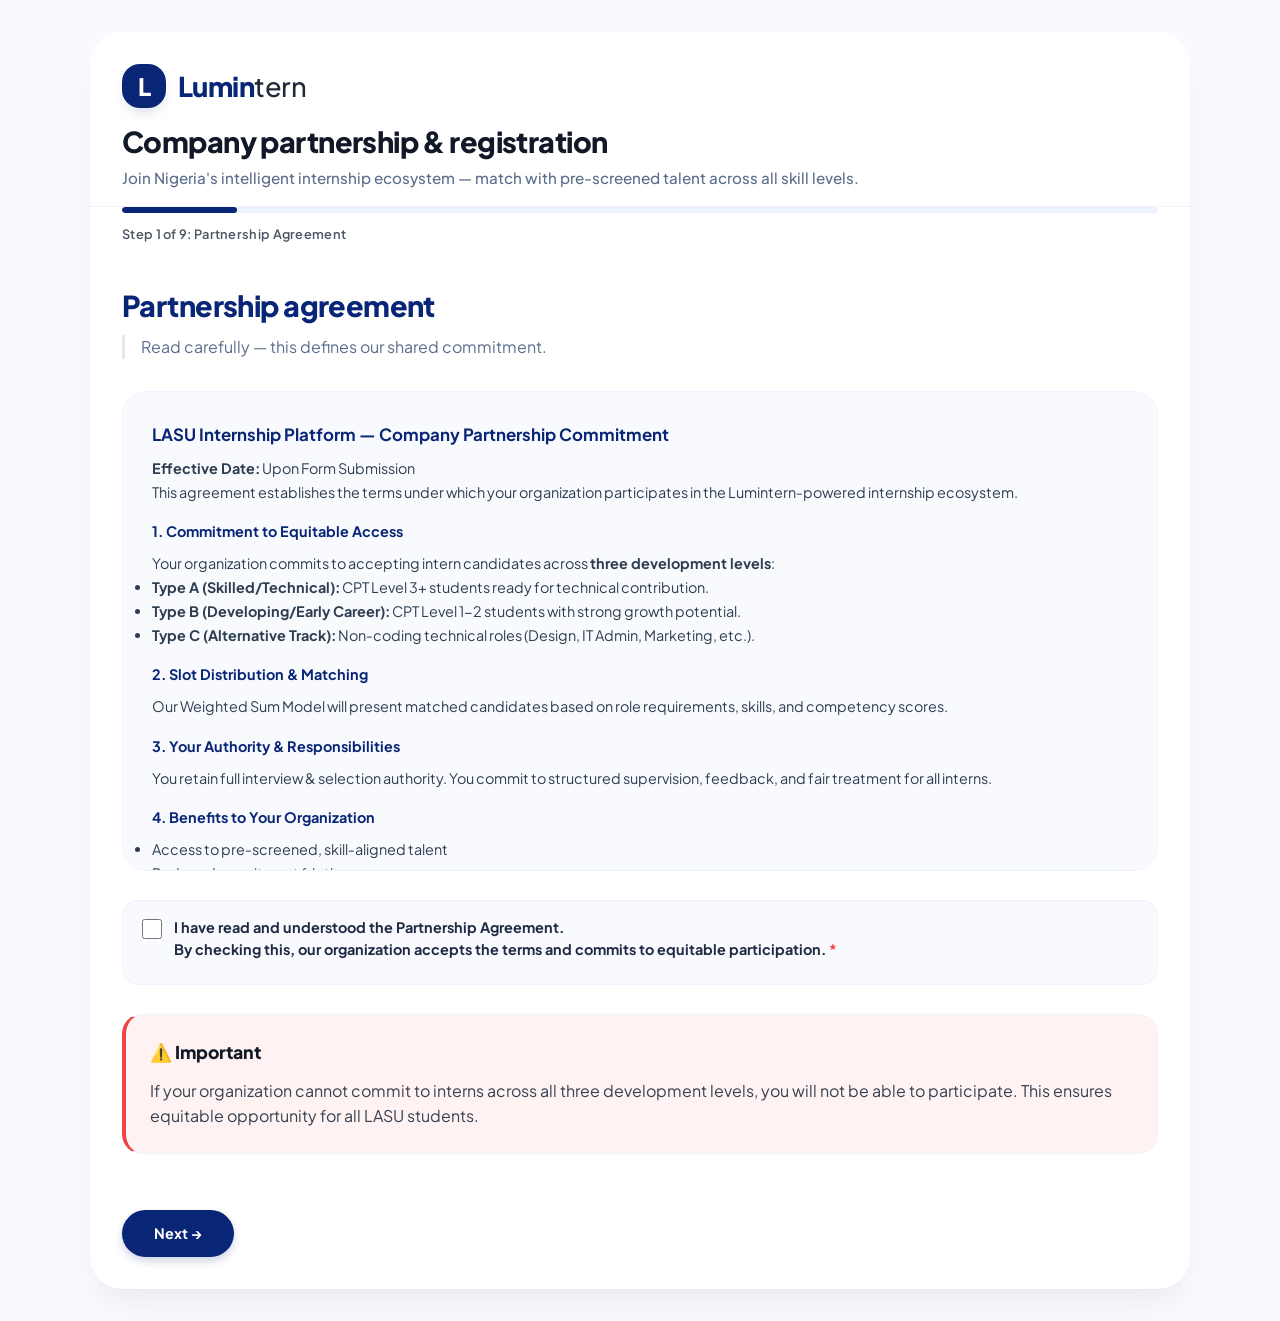
<file: lasu_company_registration_complete.html>
<!DOCTYPE html>
<html lang="en">
<head>
    <meta charset="UTF-8">
    <meta name="viewport" content="width=device-width, initial-scale=1.0, viewport-fit=cover">
    <title>Partner with Lumintern · Company Registration</title>
    <link rel="preconnect" href="https://fonts.googleapis.com">
    <link rel="preconnect" href="https://fonts.gstatic.com" crossorigin>
    <link href="https://fonts.googleapis.com/css2?family=Plus+Jakarta+Sans:wght@400;500;600;700;800&display=swap" rel="stylesheet">
    <style>
        * {
            margin: 0;
            padding: 0;
            box-sizing: border-box;
        }

        body {
            font-family: 'Plus Jakarta Sans', sans-serif;
            background: #F8FAFE;
            color: #111827;
            padding: 2rem 1rem;
            line-height: 1.5;
        }

        .registration-container {
            max-width: 1100px;
            margin: 0 auto;
            background: white;
            border-radius: 2rem;
            box-shadow: 0 20px 35px -12px rgba(0, 0, 0, 0.08), 0 1px 2px rgba(0, 0, 0, 0.02);
            overflow: hidden;
        }

        .reg-header {
            padding: 2rem 2rem 1rem 2rem;
            border-bottom: 1px solid #f0f2f5;
            background: white;
        }

        .brand-row {
            display: flex;
            align-items: center;
            gap: 12px;
            margin-bottom: 0.75rem;
        }

        .brand-icon {
            width: 44px;
            height: 44px;
            background: #092676;
            border-radius: 18px;
            display: flex;
            align-items: center;
            justify-content: center;
            font-weight: 800;
            font-size: 1.5rem;
            color: white;
            box-shadow: 0 8px 14px -6px rgba(9, 38, 118, 0.2);
        }

        .brand-name {
            font-size: 1.7rem;
            font-weight: 800;
            letter-spacing: -0.02em;
            color: #092676;
        }

        .brand-name span {
            font-weight: 500;
            color: #1f2937;
        }

        .reg-header h1 {
            font-size: 1.8rem;
            font-weight: 800;
            letter-spacing: -0.02em;
            color: #111827;
            margin-top: 0.5rem;
            margin-bottom: 0.25rem;
        }

        .reg-header p {
            color: #5b6e8c;
            font-weight: 500;
            font-size: 0.95rem;
        }

        .progress-area {
            padding: 0 2rem;
            background: white;
        }

        .progress-track {
            background: #eef2ff;
            height: 6px;
            border-radius: 12px;
            width: 100%;
            overflow: hidden;
        }

        .progress-fill {
            background: #092676;
            height: 100%;
            width: 0%;
            border-radius: 12px;
            transition: width 0.3s cubic-bezier(0.2, 0.9, 0.4, 1.1);
        }

        .progress-text {
            font-size: 0.8rem;
            font-weight: 600;
            color: #4b5563;
            margin-top: 12px;
            margin-bottom: 8px;
            letter-spacing: 0.3px;
        }

        .form-content {
            padding: 2rem 2rem 2rem 2rem;
        }

        .step {
            display: none;
            animation: fadeUp 0.3s ease-out;
        }

        .step.active {
            display: block;
        }

        @keyframes fadeUp {
            from {
                opacity: 0;
                transform: translateY(12px);
            }
            to {
                opacity: 1;
                transform: translateY(0);
            }
        }

        .section-title {
            font-size: 1.8rem;
            font-weight: 800;
            letter-spacing: -0.02em;
            color: #092676;
            margin-bottom: 0.5rem;
        }

        .section-subtitle {
            font-size: 1rem;
            color: #5b6e8c;
            margin-bottom: 2rem;
            border-left: 3px solid #e2e8f0;
            padding-left: 1rem;
        }

        .info-box {
            background: #F8FAFE;
            border-radius: 1.25rem;
            padding: 1.5rem;
            margin-bottom: 1.8rem;
            border: 1px solid #eef2ff;
        }

        .info-box.warning {
            background: #FFFAF0;
            border-left: 4px solid #F59E0B;
        }

        .info-box.critical {
            background: #FEF2F2;
            border-left: 4px solid #EF4444;
        }

        .info-box h3 {
            font-weight: 800;
            font-size: 1.1rem;
            margin-bottom: 0.75rem;
            color: #111827;
        }

        .info-box p, .info-box ul, .info-box li {
            color: #374151;
            line-height: 1.6;
        }

        .info-box ul {
            margin-left: 1.2rem;
        }

        .agreement-box {
            background: #F9FAFE;
            border: 1px solid #eef2ff;
            border-radius: 1.5rem;
            padding: 1.8rem;
            max-height: 480px;
            overflow-y: auto;
            margin-bottom: 1.8rem;
            font-size: 0.9rem;
            line-height: 1.65;
        }

        .agreement-box h3, .agreement-box h4 {
            color: #092676;
            margin-top: 1rem;
            margin-bottom: 0.5rem;
            font-weight: 700;
        }

        .agreement-box h3:first-child {
            margin-top: 0;
        }

        .agreement-box p, .agreement-box li {
            color: #2c3e50;
        }

        .form-group {
            margin-bottom: 1.8rem;
        }

        .form-group label {
            font-weight: 700;
            font-size: 0.9rem;
            display: block;
            margin-bottom: 0.5rem;
            color: #1F2A44;
        }

        .required {
            color: #EF4444;
            margin-left: 3px;
        }

        .label-note {
            display: block;
            font-weight: 400;
            font-size: 0.75rem;
            color: #6c86a3;
            margin-top: 4px;
        }

        input, select, textarea {
            width: 100%;
            padding: 0.9rem 1rem;
            border: 1.5px solid #e2e8f0;
            border-radius: 1rem;
            font-family: 'Plus Jakarta Sans', sans-serif;
            font-size: 0.9rem;
            transition: all 0.2s;
            background: white;
        }

        input:focus, select:focus, textarea:focus {
            outline: none;
            border-color: #092676;
            box-shadow: 0 0 0 3px rgba(9, 38, 118, 0.1);
        }

        textarea {
            min-height: 100px;
            resize: vertical;
        }

        .checkbox-group {
            background: #F9FAFE;
            border-radius: 1rem;
            padding: 1rem 1.2rem;
            display: flex;
            align-items: flex-start;
            gap: 12px;
            cursor: pointer;
            border: 1px solid #eef2ff;
            transition: 0.2s;
        }

        .checkbox-group:hover {
            background: #F1F5F9;
        }

        .checkbox-group input {
            width: 20px;
            height: 20px;
            margin-top: 2px;
            accent-color: #092676;
            cursor: pointer;
        }

        .multi-select-grid {
            display: grid;
            grid-template-columns: repeat(auto-fill, minmax(210px, 1fr));
            gap: 12px;
            margin-top: 10px;
        }

        .multi-select-item {
            background: #F9FAFE;
            border: 1.5px solid #e2e8f0;
            border-radius: 1rem;
            padding: 0.8rem 1rem;
            display: flex;
            align-items: center;
            gap: 12px;
            transition: 0.2s;
            cursor: pointer;
        }

        .multi-select-item:hover {
            border-color: #092676;
            background: #F1F5F9;
        }

        .multi-select-item input {
            width: 18px;
            height: 18px;
            accent-color: #092676;
        }

        .radio-options {
            display: flex;
            flex-direction: column;
            gap: 12px;
        }

        .radio-option {
            background: #F9FAFE;
            border: 1.5px solid #e2e8f0;
            border-radius: 1rem;
            padding: 1rem 1.2rem;
            transition: 0.2s;
            cursor: pointer;
        }

        .radio-option:hover {
            border-color: #092676;
        }

        .radio-option input[type="radio"] {
            width: 18px;
            height: 18px;
            margin-right: 10px;
            accent-color: #092676;
        }

        .repeating-block {
            border: 1px solid #eef2ff;
            border-radius: 1.2rem;
            padding: 1.5rem;
            background: #ffffff;
            margin-bottom: 1rem;
        }

        .repeating-block-header {
            display: flex;
            justify-content: space-between;
            align-items: center;
            margin-bottom: 1rem;
        }

        .btn-remove {
            background: #FEE2E2;
            border: none;
            padding: 6px 14px;
            border-radius: 2rem;
            font-weight: 600;
            font-size: 0.75rem;
            color: #B91C1C;
            cursor: pointer;
            transition: 0.2s;
        }

        .btn-add {
            background: #092676;
            border: none;
            padding: 12px 22px;
            border-radius: 2rem;
            font-weight: 700;
            color: white;
            font-size: 0.85rem;
            cursor: pointer;
            margin-top: 8px;
            transition: 0.2s;
        }

        .btn-add:hover {
            background: #0b2e8a;
            transform: translateY(-1px);
        }

        .rank-row {
            display: flex;
            flex-wrap: wrap;
            align-items: center;
            gap: 16px;
            margin-bottom: 15px;
            background: #F9FAFE;
            padding: 10px 12px;
            border-radius: 1rem;
        }

        .rank-row label {
            min-width: 150px;
            font-weight: 600;
            margin-bottom: 0;
        }

        .rank-row select {
            width: auto;
            min-width: 120px;
            padding: 0.5rem 0.8rem;
        }

        .buttons {
            display: flex;
            justify-content: space-between;
            margin-top: 2.5rem;
            padding-top: 1rem;
        }

        .btn {
            padding: 0.9rem 2rem;
            border-radius: 100px;
            font-weight: 700;
            font-size: 0.9rem;
            border: none;
            cursor: pointer;
            transition: all 0.2s ease;
            font-family: 'Plus Jakarta Sans', sans-serif;
        }

        .btn-prev {
            background: #F1F5F9;
            color: #1f2a44;
        }

        .btn-prev:hover {
            background: #E2E8F0;
        }

        .btn-next, .btn-submit {
            background: #092676;
            color: white;
            box-shadow: 0 4px 8px rgba(9, 38, 118, 0.2);
        }

        .btn-next:hover, .btn-submit:hover {
            background: #0b2e8a;
            transform: translateY(-2px);
        }

        .validation-error {
            color: #EF4444;
            font-size: 0.75rem;
            margin-top: 6px;
            display: none;
        }

        .form-group.error input,
        .form-group.error select,
        .form-group.error textarea {
            border-color: #EF4444;
        }

        .form-group.error .validation-error {
            display: block;
        }

        .success-message {
            text-align: center;
            padding: 4rem 2rem;
        }

        .success-message .icon {
            background: #E6F7E6;
            width: 70px;
            height: 70px;
            border-radius: 100px;
            display: inline-flex;
            align-items: center;
            justify-content: center;
            font-size: 2.5rem;
            color: #0C8F2C;
            margin-bottom: 1.5rem;
        }

        .success-message h2 {
            font-size: 1.8rem;
            font-weight: 800;
            color: #092676;
        }

        @media (max-width: 680px) {
            .form-content {
                padding: 1.5rem;
            }
            .progress-area, .reg-header {
                padding-left: 1.5rem;
                padding-right: 1.5rem;
            }
            .rank-row {
                flex-direction: column;
                align-items: flex-start;
            }
            .rank-row select {
                width: 100%;
            }
            .buttons {
                flex-direction: column;
                gap: 12px;
            }
            .btn {
                text-align: center;
            }
        }
    </style>
</head>
<body>
<div class="registration-container">
    <div class="reg-header">
        <div class="brand-row">
            <div class="brand-icon">L</div>
            <div class="brand-name">Lumin<span style="font-weight:500;">tern</span></div>
        </div>
        <h1>Company partnership & registration</h1>
        <p>Join Nigeria's intelligent internship ecosystem — match with pre‑screened talent across all skill levels.</p>
    </div>

    <div class="progress-area">
        <div class="progress-track">
            <div class="progress-fill" id="progressFill"></div>
        </div>
        <div class="progress-text" id="progressText">Step 1 of 9: Partnership Agreement</div>
    </div>

    <div class="form-content">
        <form id="registrationForm">
            <!-- STEP 1: AGREEMENT (fixed checkbox) -->
            <div class="step active" data-step="1">
                <h2 class="section-title">Partnership agreement</h2>
                <p class="section-subtitle">Read carefully — this defines our shared commitment.</p>
                <div class="agreement-box">
                    <h3>LASU Internship Platform — Company Partnership Commitment</h3>
                    <p><strong>Effective Date:</strong> Upon Form Submission</p>
                    <p>This agreement establishes the terms under which your organization participates in the Lumintern‑powered internship ecosystem.</p>
                    <h4>1. Commitment to Equitable Access</h4>
                    <p>Your organization commits to accepting intern candidates across <strong>three development levels</strong>:</p>
                    <ul>
                        <li><strong>Type A (Skilled/Technical):</strong> CPT Level 3+ students ready for technical contribution.</li>
                        <li><strong>Type B (Developing/Early Career):</strong> CPT Level 1-2 students with strong growth potential.</li>
                        <li><strong>Type C (Alternative Track):</strong> Non‑coding technical roles (Design, IT Admin, Marketing, etc.).</li>
                    </ul>
                    <h4>2. Slot Distribution & Matching</h4>
                    <p>Our Weighted Sum Model will present matched candidates based on role requirements, skills, and competency scores.</p>
                    <h4>3. Your Authority & Responsibilities</h4>
                    <p>You retain full interview & selection authority. You commit to structured supervision, feedback, and fair treatment for all interns.</p>
                    <h4>4. Benefits to Your Organization</h4>
                    <ul><li>Access to pre‑screened, skill‑aligned talent</li><li>Reduced recruitment friction</li><li>Recognition as an equitable development partner</li></ul>
                    <h4>5. Agreement Duration</h4>
                    <p>Valid for current academic session; either party may terminate with 30 days notice. Any students already placed at the time of termination will complete their internship term unless otherwise mutually agreed.</p>
                </div>
                <div class="form-group">
                    <div class="checkbox-group">
                        <input type="checkbox" id="agreement" name="agreement" required>
                        <label for="agreement"><strong>I have read and understood the Partnership Agreement.</strong><br>By checking this, our organization accepts the terms and commits to equitable participation.<span class="required">*</span></label>
                    </div>
                    <div class="validation-error">You must accept the Partnership Agreement to continue.</div>
                </div>
                <div class="info-box critical">
                    <h3>⚠️ Important</h3>
                    <p>If your organization cannot commit to interns across all three development levels, you will not be able to participate. This ensures equitable opportunity for all LASU students.</p>
                </div>
            </div>

            <!-- STEP 2: ORGANIZATION IDENTITY -->
            <div class="step" data-step="2">
                <h2 class="section-title">Organization identity</h2>
                <p class="section-subtitle">Basic information about your company</p>
                <div class="form-group"><label>Full legal name <span class="required">*</span></label><input type="text" id="companyName" name="companyName" required><div class="validation-error">Required</div></div>
                <div class="form-group"><label>Industry sector <span class="required">*</span></label><select id="industry" name="industry" required><option value="">-- Select --</option><option value="fintech">FinTech</option><option value="software">Software Development</option><option value="telecom">Telecom</option><option value="healthtech">Healthcare IT</option><option value="cybersecurity">Cybersecurity</option><option value="data">Data/Analytics</option><option value="other">Other</option></select><div class="validation-error">Required</div></div>
                <div class="form-group"><label>Company size <span class="required">*</span></label><select id="companySize" name="companySize" required><option value="">-- Select --</option><option value="1-10">1-10 (Startup)</option><option value="11-50">11-50 (Small)</option><option value="51-200">51-200 (Medium)</option><option value="201-1000">201-1000 (Large)</option><option value="1000+">1000+ (Enterprise)</option></select><div class="validation-error">Required</div></div>
                <div class="form-group"><label>Office address <span class="required">*</span></label><input type="text" id="officeAddress" name="officeAddress" required><div class="validation-error">Required</div></div>
                <div class="form-group"><label>Lagos Area/LGA <span class="required">*</span></label><select id="lagosArea" name="lagosArea" required><option value="">-- Select --</option><option value="ikeja">Ikeja</option><option value="yaba">Yaba</option><option value="lekki">Lekki</option><option value="victoria-island">Victoria Island</option><option value="other">Other</option></select><div class="validation-error">Required</div></div>
                <h3 style="margin: 1.5rem 0 1rem 0; font-size:1.2rem;">Designated contact person</h3>
                <div class="form-group"><label>Full name <span class="required">*</span></label><input type="text" id="contactName" name="contactName" required><div class="validation-error">Required</div></div>
                <div class="form-group"><label>Job title <span class="required">*</span></label><input type="text" id="contactTitle" name="contactTitle" required><div class="validation-error">Required</div></div>
                <div class="form-group"><label>Email <span class="required">*</span></label><input type="email" id="contactEmail" name="contactEmail" required><div class="validation-error">Valid email required</div></div>
                <div class="form-group"><label>Phone <span class="required">*</span></label><input type="tel" id="contactPhone" name="contactPhone" required><div class="validation-error">Required</div></div>
            </div>

            <!-- STEP 3: ROLE SPECIFICATION -->
            <div class="step" data-step="3">
                <h2 class="section-title">Internship role specs</h2>
                <div class="form-group"><label>Total intern slots <span class="required">*</span></label><input type="number" id="totalSlots" name="totalSlots" min="1" max="20" required><div class="validation-error">1-20 slots</div></div>
                <div class="form-group"><label>Duration <span class="required">*</span></label><select id="duration" name="duration" required><option value="">-- Select --</option><option value="8">8 weeks</option><option value="12">12 weeks</option><option value="24">24 weeks (SIWES)</option></select><div class="validation-error">Required</div></div>
                <div class="form-group"><label>Work mode <span class="required">*</span></label><select id="workMode" name="workMode" required><option value="">-- Select --</option><option value="onsite-fulltime">Onsite full-time</option><option value="remote-fulltime">Remote full-time</option><option value="hybrid">Hybrid</option></select><div class="validation-error">Required</div></div>
                <div class="form-group"><label>Stipend <span class="required">*</span></label><select id="stipend" name="stipend" required><option value="">-- Select --</option><option value="10k-30k">₦10,000-30,000/month</option><option value="31k-60k">₦31,000-60,000</option><option value="none">No stipend</option></select><div class="validation-error">Required</div></div>
                <div class="form-group"><label>Team culture <span class="required">*</span></label><textarea id="teamEnvironment" name="teamEnvironment" required minlength="80"></textarea><div class="validation-error">Min 80 chars</div></div>
            </div>

            <!-- TYPE A -->
            <div class="step" data-step="4">
                <h2 class="section-title">Type A – Skilled/Technical</h2>
                <div class="info-box"><h3>⚡ Ready‑to‑work interns</h3><p>CPT Level 3-4, can contribute from week 1-2.</p></div>
                <div class="form-group"><label>Select Type A roles</label><div class="multi-select-grid" id="typeARoles"><div class="multi-select-item"><input type="checkbox" name="typeARoles" value="backend"> <label>Backend Dev</label></div><div class="multi-select-item"><input type="checkbox" name="typeARoles" value="frontend"> <label>Frontend Dev</label></div><div class="multi-select-item"><input type="checkbox" name="typeARoles" value="data"> <label>Data Analyst</label></div></div><div class="validation-error">Select at least one</div></div>
                <div class="form-group"><label>Min CGPA</label><select id="typeAMinCGPA" name="typeAMinCGPA" required><option value="">-- Select --</option><option value="3.0">3.0</option><option value="3.5">3.5</option><option value="none">No min</option></select><div class="validation-error">Required</div></div>
                <div class="form-group"><label>Describe expected project complexity <span class="required">*</span></label><textarea id="typeAProjects" name="typeAProjects" required minlength="80"></textarea><div class="validation-error">Min 80 chars</div></div>
            </div>

            <!-- TYPE B -->
            <div class="step" data-step="5">
                <h2 class="section-title">Type B – Developing/Early Career</h2>
                <div class="info-box warning"><h3>🌱 Growth‑stage interns</h3><p>Need structured mentorship. You commit to training.</p></div>
                <div class="multi-select-grid"><div class="multi-select-item"><input type="checkbox" name="typeBRoles" value="web-trainee"> <label>Web Trainee</label></div><div class="multi-select-item"><input type="checkbox" name="typeBRoles" value="qa-junior"> <label>Junior QA</label></div></div>
                <div class="form-group"><label><input type="checkbox" id="willingToDevelop" name="willingToDevelop" value="yes" required> <strong>We are open to developing students with high motivation</strong><span class="required">*</span></label><div class="validation-error">You must confirm</div></div>
                <div class="form-group"><label>Min CGPA for Type B</label><select id="typeBMinCGPA" name="typeBMinCGPA" required><option value="2.0">2.0</option><option value="2.5">2.5</option></select><div class="validation-error">Required</div></div>
                <div class="form-group"><label>Training plan (first weeks) <span class="required">*</span></label><textarea id="typeBTraining" name="typeBTraining" required minlength="100"></textarea><div class="validation-error">Min 100 chars</div></div>
                <div class="form-group"><label>First‑two‑weeks tasks <span class="required">*</span></label><textarea id="typeBFirstWeeks" name="typeBFirstWeeks" required minlength="80"></textarea><div class="validation-error">Required</div></div>
            </div>

            <!-- TYPE C -->
            <div class="step" data-step="6">
                <h2 class="section-title">Type C – Alternative track</h2>
                <div class="multi-select-grid"><div class="multi-select-item"><input type="checkbox" name="typeCRoles" value="uiux"> <label>UI/UX Designer</label></div><div class="multi-select-item"><input type="checkbox" name="typeCRoles" value="marketing"> <label>Digital Marketing</label></div><div class="multi-select-item"><input type="checkbox" name="typeCRoles" value="it-admin"> <label>IT Admin</label></div></div>
                <div class="form-group"><label>Tools/skills needed <span class="required">*</span></label><textarea id="typeCSkills" name="typeCSkills" required minlength="80"></textarea><div class="validation-error">Required</div></div>
                <div class="form-group"><label>Min CGPA</label><select id="typeCMinCGPA" name="typeCMinCGPA" required><option value="2.0">2.0</option><option value="2.5">2.5</option><option value="none">No min</option></select><div class="validation-error">Required</div></div>
                <div class="form-group"><label>Projects / work examples <span class="required">*</span></label><textarea id="typeCProjects" name="typeCProjects" required minlength="100"></textarea><div class="validation-error">Required</div></div>
            </div>

            <!-- STEP 7: soft skills -->
            <div class="step" data-step="7">
                <h2 class="section-title">Supervision & soft skills</h2>
                <div class="form-group"><label>Supervision level</label><select id="supervisionLevel" name="supervisionLevel" required><option value="">--</option><option value="high">High – daily mentoring</option><option value="moderate">Moderate – weekly check-ins</option></select><div class="validation-error">Required</div></div>
                <div class="form-group"><label>Team experience required?</label><select id="teamExperience" name="teamExperience" required><option value="yes">Yes essential</option><option value="preferred">Preferred</option></select><div class="validation-error">Required</div></div>
                <div class="form-group"><label>Presentations expected?</label><select id="presentations" name="presentations" required><option value="yes">Formal presentations</option><option value="informal">Informal updates</option></select><div class="validation-error">Required</div></div>
                <div class="form-group"><label>Mentorship approach <span class="required">*</span></label><textarea id="mentorshipApproach" name="mentorshipApproach" required minlength="100"></textarea><div class="validation-error">Min 100 chars</div></div>
            </div>

            <!-- STEP 8: interview -->
            <div class="step" data-step="8">
                <h2 class="section-title">Interview & assessment</h2>
                <div class="form-group"><label>Portfolio required?</label><select id="portfolioRequired" name="portfolioRequired" required><option value="yes-github">GitHub required</option><option value="optional">Optional</option></select><div class="validation-error">Required</div></div>
                <div class="form-group"><label>Example interview questions <span class="required">*</span></label><textarea id="interviewQuestions" name="interviewQuestions" required minlength="100"></textarea><div class="validation-error">At least 100 chars</div></div>
                <div class="form-group"><label>Top 3 assessment criteria <span class="required">*</span></label><textarea id="assessmentCriteria" name="assessmentCriteria" required minlength="80"></textarea><div class="validation-error">Required</div></div>
            </div>

            <!-- STEP 9: confirmation -->
            <div class="step" data-step="9">
                <h2 class="section-title">Final confirmation</h2>
                <div class="info-box"><h3>✓ Before you submit</h3><ul><li>All info accurate</li><li>Commit to Type A, B & C roles</li><li>Partnership agreement accepted</li></ul></div>
                <div class="form-group"><div class="checkbox-group"><input type="checkbox" id="confirmation" name="confirmation" required><label><strong>I confirm that all information is accurate and our organization commits to a quality internship experience across all three development levels.</strong><span class="required">*</span></label></div><div class="validation-error">Confirmation required</div></div>
                <div class="form-group"><label>Notifications about launch?</label><select id="notifications" name="notifications" required><option value="yes">Yes, keep me updated</option><option value="no">No</option></select><div class="validation-error">Required</div></div>
                <div class="info-box"><h3>📧 What’s next</h3><p>Your pre‑registration is saved. You'll receive a confirmation email and full onboarding access when the platform launches.</p></div>
            </div>

            <div class="buttons">
                <button type="button" class="btn btn-prev" id="prevBtn" style="display: none;">← Previous</button>
                <button type="button" class="btn btn-next" id="nextBtn">Next →</button>
                <button type="submit" class="btn btn-submit" id="submitBtn" style="display: none;">Submit registration</button>
            </div>
        </form>

        <div id="successMessage" class="success-message" style="display: none;">
            <div class="icon">✓</div>
            <h2>Registration successful!</h2>
            <p>Thank you for partnering with Lumintern. A confirmation email has been sent to <strong id="confirmEmail"></strong>.</p>
            <p>We’ll contact you when the platform is ready for company onboarding.</p>
        </div>
    </div>
</div>

<script>
    let currentStep = 1;
    const totalSteps = 9;
    const steps = document.querySelectorAll('.step');
    const prevBtn = document.getElementById('prevBtn');
    const nextBtn = document.getElementById('nextBtn');
    const submitBtn = document.getElementById('submitBtn');
    const progressFill = document.getElementById('progressFill');
    const progressText = document.getElementById('progressText');
    const stepLabels = ['Partnership Agreement', 'Organization Identity', 'Role Specification', 'Type A Roles', 'Type B Roles', 'Type C Roles', 'Supervision', 'Interview', 'Final Confirmation'];

    function updateProgress() { progressFill.style.width = (currentStep/totalSteps)*100 + '%'; progressText.textContent = `Step ${currentStep} of ${totalSteps}: ${stepLabels[currentStep-1]}`; }
    function showStep(step) {
        steps.forEach((s,i)=>{ s.classList.toggle('active', i+1===step); });
        prevBtn.style.display = step===1 ? 'none' : 'inline-block';
        nextBtn.style.display = step===totalSteps ? 'none' : 'inline-block';
        submitBtn.style.display = step===totalSteps ? 'inline-block' : 'none';
        updateProgress(); window.scrollTo({ top: 0, behavior: 'smooth' });
    }
    function validateStep(step) {
        const stepEl = steps[step-1];
        let isValid = true;
        stepEl.querySelectorAll('input[required], select[required], textarea[required]').forEach(inp => {
            const group = inp.closest('.form-group');
            if(group) group.classList.remove('error');
            if(inp.type === 'checkbox' && !inp.checked) { isValid=false; if(group) group.classList.add('error'); }
            else if(inp.type==='email' && !/^[^\s@]+@[^\s@]+\.[^\s@]+$/.test(inp.value)) { isValid=false; if(group) group.classList.add('error'); }
            else if(inp.tagName==='TEXTAREA' && inp.value.trim().length < (inp.getAttribute('minlength')||0)) { isValid=false; if(group) group.classList.add('error'); }
            else if(!inp.value && inp.type!=='checkbox') { isValid=false; if(group) group.classList.add('error'); }
        });
        if(step===4 && document.querySelectorAll('#typeARoles input:checked').length===0) { alert('Select at least one Type A role'); isValid=false; }
        if(step===5 && document.querySelectorAll('input[name="typeBRoles"]:checked').length===0) { alert('Select at least one Type B role'); isValid=false; }
        if(step===6 && document.querySelectorAll('input[name="typeCRoles"]:checked').length===0) { alert('Select at least one Type C role'); isValid=false; }
        if(step===5 && !document.getElementById('willingToDevelop').checked) { alert('Confirm you are open to developing students'); isValid=false; }
        if(!isValid) alert('Please fill all required fields.');
        return isValid;
    }
    nextBtn.onclick = () => { if(validateStep(currentStep)) { currentStep++; showStep(currentStep); } };
    prevBtn.onclick = () => { currentStep--; showStep(currentStep); };
    document.getElementById('registrationForm').onsubmit = (e) => {
        e.preventDefault();
        if(!validateStep(currentStep)) return;
        const formData = new FormData(e.target);
        const data = {};
        for(let [k,v] of formData.entries()) data[k] = v;
        console.log('Submitted', data);
        document.querySelector('.form-content form').style.display = 'none';
        document.getElementById('successMessage').style.display = 'block';
        document.getElementById('confirmEmail').innerText = data.contactEmail || 'your email';
        progressFill.style.width = '100%';
        progressText.innerText = 'Registration complete ✓';
    };
    document.querySelectorAll('input, select, textarea').forEach(el => el.addEventListener('input', ()=> { const g = el.closest('.form-group'); if(g) g.classList.remove('error'); }));
    showStep(1);
</script>
</body>
</html>
</file>
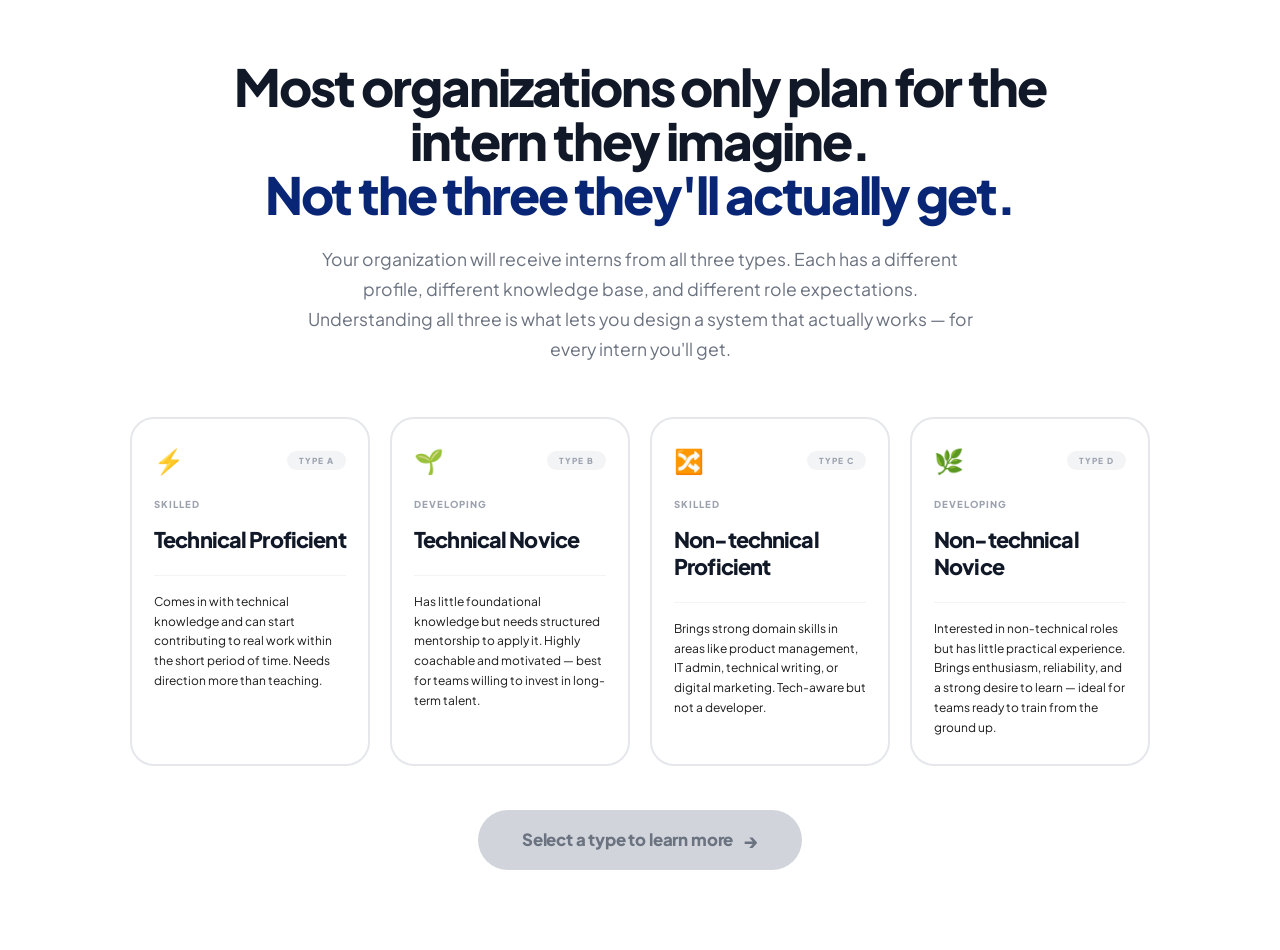
<file: options.html>
<!DOCTYPE html>
<html lang="en">
<head>
    <meta charset="UTF-8">
    <meta name="viewport" content="width=device-width, initial-scale=1.0">
    <title>Understand the Intern Types | Lumintern</title>
    <!-- Favicon -->
    <link rel="icon" type="image/x-icon" href="images/favicon.ico">
    <link rel="icon" type="image/png" sizes="32x32" href="images/favicon-32x32.png">
    <link rel="icon" type="image/png" sizes="16x16" href="images/favicon-16x16.png">
    <link rel="apple-touch-icon" sizes="180x180" href="images/apple-touch-icon.png">
    <link rel="preconnect" href="https://fonts.googleapis.com">
    <link rel="preconnect" href="https://fonts.gstatic.com" crossorigin>
     <link href="https://fonts.googleapis.com/css2?family=Plus+Jakarta+Sans:wght@400;500;600;700;800&display=swap" rel="stylesheet">

    <style>
        * {
            margin: 0;
            padding: 0;
            box-sizing: border-box;
            -webkit-font-smoothing: antialiased;
        }

        body {
             font-family: 'Plus Jakarta Sans', sans-serif;
            background-color: #ffffff;
            color: #111827;
            min-height: 100vh;
            display: flex;
            flex-direction: column;
            align-items: center;
            justify-content: center;
            padding: 40px 16px 56px;
        }

        footer {
            font-family: 'Plus Jakarta Sans', sans-serif;
        }

        /* ── HEADER ── */
        .header {
            text-align: center;
            max-width: 860px;
            margin: 0 auto 36px;
        }

        .headline {
            font-size: clamp(2rem, 5vw, 3.2rem);
            font-weight: 900;
            line-height: 1.05;
            letter-spacing: -0.04em;
            color: #111827;
            margin-bottom: 24px;
        }

        .headline span {
            color: #092676;
        }

        .subheadline {
            font-size: clamp(0.9rem, 2.5vw, 1.1rem);
            font-weight: 400;
            color: #6b7280;
            line-height: 1.7;
            max-width: 680px;
            margin: 0 auto;
        }

        /* ── CARD GRID ── */
        .card-grid {
            display: flex;
            gap: 14px;
            justify-content: center;
            flex-wrap: wrap;
            max-width: 1160px;
            width: 100%;
            margin-bottom: 32px;
        }

        .type-card {
            background: white;
            border: 2px solid #e5e7eb;
            border-radius: 20px;
            padding: 22px 18px;
            width: 100%;          /* full-width single column on mobile */
            cursor: pointer;
            transition: all 0.3s cubic-bezier(0.4, 0, 0.2, 1);
            display: flex;
            flex-direction: column;
            text-align: left;
            position: relative;
        }

        .type-card:hover {
            border-color: #092676;
            transform: translateY(-6px);
            box-shadow: 0 20px 40px rgba(9, 38, 118, 0.12);
        }

        .type-card.selected {
            background-color: #092676;
            border-color: #092676;
            transform: translateY(-10px);
            box-shadow: 0 24px 48px rgba(9, 38, 118, 0.22);
        }

        .type-card.selected * {
            color: white !important;
        }

        .type-card.selected .specs-divider {
            border-color: rgba(255, 255, 255, 0.2) !important;
        }

        .type-card.selected .type-tag {
            background: rgba(255, 255, 255, 0.15) !important;
            color: white !important;
        }

        /* ── CARD INTERNALS ── */
        .card-top {
            display: flex;
            align-items: center;
            justify-content: space-between;
            margin-bottom: 22px;
        }

        .card-icon {
            font-size: 1.5rem;
        }

        .type-tag {
            font-size: 0.52rem;
            font-weight: 800;
            text-transform: uppercase;
            letter-spacing: 0.12em;
            color: #9ca3af;
            background: #f3f4f6;
            padding: 4px 12px;
            border-radius: 100px;
            transition: all 0.3s;
        }

        .type-name {
            font-size: 1.35rem;
            font-weight: 900;
            color: #111827;
            letter-spacing: -0.04em;
            margin-bottom: 6px;
            transition: color 0.3s;
        }

        .type-label {
            font-size: 0.6rem;
            font-weight: 800;
            text-transform: uppercase;
            letter-spacing: 0.1em;
            color: #9ca3af;
            margin-bottom: 16px;
            transition: color 0.3s;
        }

        .specs-divider {
            border: none;
            border-top: 1px solid #f3f4f6;
            margin: 16px 0;
            transition: border-color 0.3s;
        }

        .type-desc {
            font-size: 0.75rem;
            font-weight: 400;
            color: #1a1a1a;
            line-height: 1.65;
            transition: color 0.3s;
        }

        /* ── FOOTER BUTTON ── */
        .footer-action {
            text-align: center;
        }

        .next-btn {
            background-color: #d1d5db;
            color: #6b7280;
            padding: 16px 28px;
            border-radius: 100px;
            font-size: clamp(0.9rem, 2.5vw, 1.05rem);
            font-weight: 800;
            border: none;
            cursor: not-allowed;
            transition: all 0.25s ease;
            font-family: 'Plus Jakarta Sans', sans-serif; /* fallback to loaded font */
            letter-spacing: -0.01em;
            pointer-events: none;
            display: inline-flex;
            align-items: center;
            gap: 10px;
            min-height: 52px;     /* ensure 52px+ touch target */
            width: 100%;          /* full-width button on mobile */
            max-width: 360px;     /* cap so it doesn't stretch too wide */
            justify-content: center;
        }

        .next-btn.active {
            background-color: #092676;
            color: white;
            cursor: pointer;
            pointer-events: auto;
            box-shadow: 0 10px 28px rgba(9, 38, 118, 0.2);
        }

        .next-btn.active:hover {
            transform: translateY(-3px) scale(1.02);
            box-shadow: 0 16px 36px rgba(9, 38, 118, 0.28);
        }

        .btn-arrow {
            font-size: 1.2rem;
            transition: transform 0.2s ease;
        }

        .next-btn.active:hover .btn-arrow {
            transform: translateX(5px);
        }

        /* [old max-width media query removed — replaced by mobile-first system below] */
        /* ══════════════════════════════════════════════════════════════════════
           OPTIONS PAGE — MOBILE-FIRST RESPONSIVE SYSTEM
           Brand: #092676  ·  Font: Plus Jakarta Sans
           ──────────────────────────────────────────────────────────────────────
           Base (default)   320px – 479px    Mobile
           @min 480px       480px – 639px    Large Phone
           @min 640px       640px – 767px    Tablet Portrait
           @min 768px       768px – 1023px   Tablet Landscape
           @min 1024px      1024px – 1279px  Laptop
           @min 1280px      1280px+          Desktop
           ══════════════════════════════════════════════════════════════════════ */


        /* ──────────────────────────────────────────────────────────────────────
           BASE — 320px+  (Mobile)
           Single column. Full-width cards. Compact body padding.
           All touch targets ≥ 52px. clamp() on all key type sizes.
           ────────────────────────────────────────────────────────────────────── */

        /* Body already patched to 40px 16px 56px above.
           Cards already patched to width:100% above.
           Button already patched with min-height and full-width above. */

        /* Headline: already uses clamp() — fine at mobile.
           Tighten letter-spacing slightly for very narrow screens. */
        .headline {
            letter-spacing: -0.02em;
        }

        /* Reduce card vertical hover lift on mobile — finger users don't hover */
        @media (hover: none) {
            .type-card:hover { transform: none; box-shadow: none; }
            .type-card.selected { transform: translateY(-4px); }
        }


        /* ──────────────────────────────────────────────────────────────────────
           480px+  (Large Phone)
           Cards go 2-per-row using flex — each roughly 45% width.
           More breathing room on body. Button stays full-width max 380px.
           ────────────────────────────────────────────────────────────────────── */
        @media (min-width: 480px) {

            body {
                padding: 48px 20px 64px;
            }

            .header {
                margin-bottom: 40px;
            }

            .headline {
                letter-spacing: -0.03em;
            }

            /* 2-per-row: let flex-wrap handle it with a calc width */
            .card-grid {
                gap: 16px;
                margin-bottom: 36px;
            }

            .type-card {
                width: calc(50% - 8px);   /* 2 columns, accounting for gap */
                border-radius: 22px;
                padding: 24px 20px;
            }

            .next-btn {
                width: auto;              /* let it size to content from 480px up */
                max-width: none;
                padding: 16px 36px;
            }
        }


        /* ──────────────────────────────────────────────────────────────────────
           640px+  (Tablet Portrait)
           Cards remain 2-per-row but wider and more padded.
           Header gets more margin. Button gets full padding restored.
           ────────────────────────────────────────────────────────────────────── */
        @media (min-width: 640px) {

            body {
                padding: 56px 28px 72px;
            }

            .header {
                margin-bottom: 44px;
            }

            .headline {
                letter-spacing: -0.04em;
            }

            .subheadline {
                font-size: 1rem;
                line-height: 1.7;
            }

            .card-grid {
                gap: 18px;
                margin-bottom: 40px;
            }

            /* Cards: still 2-per-row, slightly more padding */
            .type-card {
                width: calc(50% - 9px);
                padding: 26px 22px;
                border-radius: 24px;
            }

            .type-name { font-size: 1.25rem; }
            .type-desc { font-size: 0.8rem; }

            .next-btn {
                padding: 17px 40px;
                font-size: 1rem;
            }
        }


        /* ──────────────────────────────────────────────────────────────────────
           768px+  (Tablet Landscape)
           Cards go 4-per-row (original desktop layout). Full design intent.
           Body centering restored. Header margin generous.
           ────────────────────────────────────────────────────────────────────── */
        @media (min-width: 768px) {

            body {
                padding: 60px 24px 80px;
            }

            .header {
                margin: 0 auto 52px;
            }

            .headline {
                line-height: 1.05;
                margin-bottom: 24px;
            }

            .subheadline {
                font-size: 1.05rem;
            }

            .card-grid {
                gap: 20px;
                margin-bottom: 44px;
            }

            /* Back to fixed-width cards: 4 across */
            .type-card {
                width: 220px;             /* slightly narrower than desktop to fit 4 */
                border-radius: 24px;
                padding: 26px 22px;
            }

            /* Restore full lift on devices with a pointer (trackpad/mouse) */
            .type-card:hover {
                transform: translateY(-6px);
                box-shadow: 0 20px 40px rgba(9, 38, 118, 0.12);
            }
            .type-card.selected {
                transform: translateY(-10px);
            }

            .type-name { font-size: 1.3rem; }
            .type-desc { font-size: 0.75rem; }

            .next-btn {
                padding: 18px 44px;
                font-size: 1.05rem;
                width: auto;
            }
        }


        /* ──────────────────────────────────────────────────────────────────────
           1024px+  (Laptop / Small Desktop)
           Cards at comfortable 230px. More vertical breathing room.
           ────────────────────────────────────────────────────────────────────── */
        @media (min-width: 1024px) {

            body {
                padding: 64px 32px 84px;
            }

            .header {
                margin: 0 auto 52px;
                max-width: 860px;
            }

            .subheadline {
                font-size: 1.1rem;
            }

            .card-grid {
                gap: 20px;
            }

            .type-card {
                width: 230px;
                border-radius: 24px;
                padding: 26px 22px;
            }

            .type-name { font-size: 1.35rem; }

            .next-btn {
                padding: 18px 44px;
                font-size: 1.05rem;
            }

            .next-btn.active:hover {
                transform: translateY(-3px) scale(1.02);
                box-shadow: 0 16px 36px rgba(9, 38, 118, 0.28);
            }
        }


        /* ──────────────────────────────────────────────────────────────────────
           1280px+  (Desktop)
           Full original design: cards at 240px, max-width 1160px card grid,
           generous body padding, all original sizes restored.
           ────────────────────────────────────────────────────────────────────── */
        @media (min-width: 1280px) {

            body {
                padding: 60px 20px 80px;
            }

            .header {
                margin: 0 auto 52px;
            }

            .headline {
                line-height: 1.05;
                letter-spacing: -0.04em;
                margin-bottom: 24px;
            }

            .subheadline {
                font-size: 1.1rem;
                max-width: 680px;
            }

            .card-grid {
                gap: 20px;
                margin-bottom: 44px;
            }

            /* Full original card size */
            .type-card {
                width: 240px;
                padding: 26px 22px;
                border-radius: 24px;
            }

            .card-icon { font-size: 1.5rem; }

            .type-tag {
                font-size: 0.52rem;
                padding: 4px 12px;
            }

            .type-name {
                font-size: 1.35rem;
                margin-bottom: 6px;
            }

            .type-label {
                font-size: 0.6rem;
                margin-bottom: 16px;
            }

            .type-desc {
                font-size: 0.75rem;
                line-height: 1.65;
            }

            .next-btn {
                padding: 18px 44px;
                font-size: 1.05rem;
                gap: 10px;
            }

            .btn-arrow { font-size: 1.2rem; }
        }

    </style>
</head>
<body>

    <header class="header">
        <h1 class="headline">
            Most organizations only plan for the intern they imagine. <br> <span>Not the three they'll actually get.</span>
        </h1>
        <p class="subheadline">
            Your organization will receive interns from all three types. Each has a different profile, different knowledge base, and different role expectations. Understanding all three is what lets you design a system that actually works — for every intern you'll get.
        </p>
    </header>

    <main class="card-grid">

        <div class="type-card" id="card-a" onclick="selectCard('A')">
            <div class="card-top">
                <span class="card-icon">⚡</span>
                <span class="type-tag">Type A</span>
            </div>
            <p class="type-label">Skilled</p>
            <h2 class="type-name">Technical Proficient</h2>
            <hr class="specs-divider">
            <p class="type-desc">
                Comes in with technical knowledge and can start contributing to real work within the short period of time. Needs direction more than teaching.
            </p>
        </div>

        <div class="type-card" id="card-b" onclick="selectCard('B')">
            <div class="card-top">
                <span class="card-icon">🌱</span>
                <span class="type-tag">Type B</span>
            </div>
            <p class="type-label">Developing</p>
            <h2 class="type-name">Technical Novice</h2>
            <hr class="specs-divider">
            <p class="type-desc">
                Has little foundational knowledge but needs structured mentorship to apply it. Highly coachable and motivated — best for teams willing to invest in long-term talent.
            </p>
        </div>

        <div class="type-card" id="card-c" onclick="selectCard('C')">
            <div class="card-top">
                <span class="card-icon">🔀</span>
                <span class="type-tag">Type C</span>
            </div>
            <p class="type-label">Skilled</p>
            <h2 class="type-name">Non-technical Proficient</h2>
            <hr class="specs-divider">
            <p class="type-desc">
                Brings strong domain skills in areas like product management, IT admin, technical writing, or digital marketing. Tech-aware but not a developer.
            </p>
        </div>

        <div class="type-card" id="card-d" onclick="selectCard('D')">
            <div class="card-top">
                <span class="card-icon">🌿</span>
                <span class="type-tag">Type D</span>
            </div>
            <p class="type-label">Developing</p>
            <h2 class="type-name">Non-technical Novice</h2>
            <hr class="specs-divider">
            <p class="type-desc">
                Interested in non‑technical roles but has little practical experience. Brings enthusiasm, reliability, and a strong desire to learn — ideal for teams ready to train from the ground up.
            </p>
        </div>

    </main>

    <div class="footer-action">
        <button id="nextBtn" class="next-btn">
            Select a type to learn more
            <span class="btn-arrow">→</span>
        </button>
    </div>

    <script>
        const destinations = {
            A: 'typeA.html',
            B: 'typeB.html',
            C: 'typeC.html',
            D: 'typeD.html'
        };

        const typeNames = {
            A: 'Type A',
            B: 'Type B',
            C: 'Type C',
            D: 'Type D'
        };

        let currentSelected = null;

        function selectCard(type) {
            // Deselect all cards
            ['A', 'B', 'C', 'D'].forEach(t => {
                document.getElementById('card-' + t.toLowerCase()).classList.remove('selected');
            });

            // Select clicked card
            document.getElementById('card-' + type.toLowerCase()).classList.add('selected');
            currentSelected = type;

            // Update button
            const btn = document.getElementById('nextBtn');
            btn.classList.add('active');
            btn.innerHTML = `Learn more about ${typeNames[type]} <span class="btn-arrow">→</span>`;
            btn.onclick = function () {
                window.location.href = destinations[type];
            };
        }
    </script>

</body>
</html>
</file>
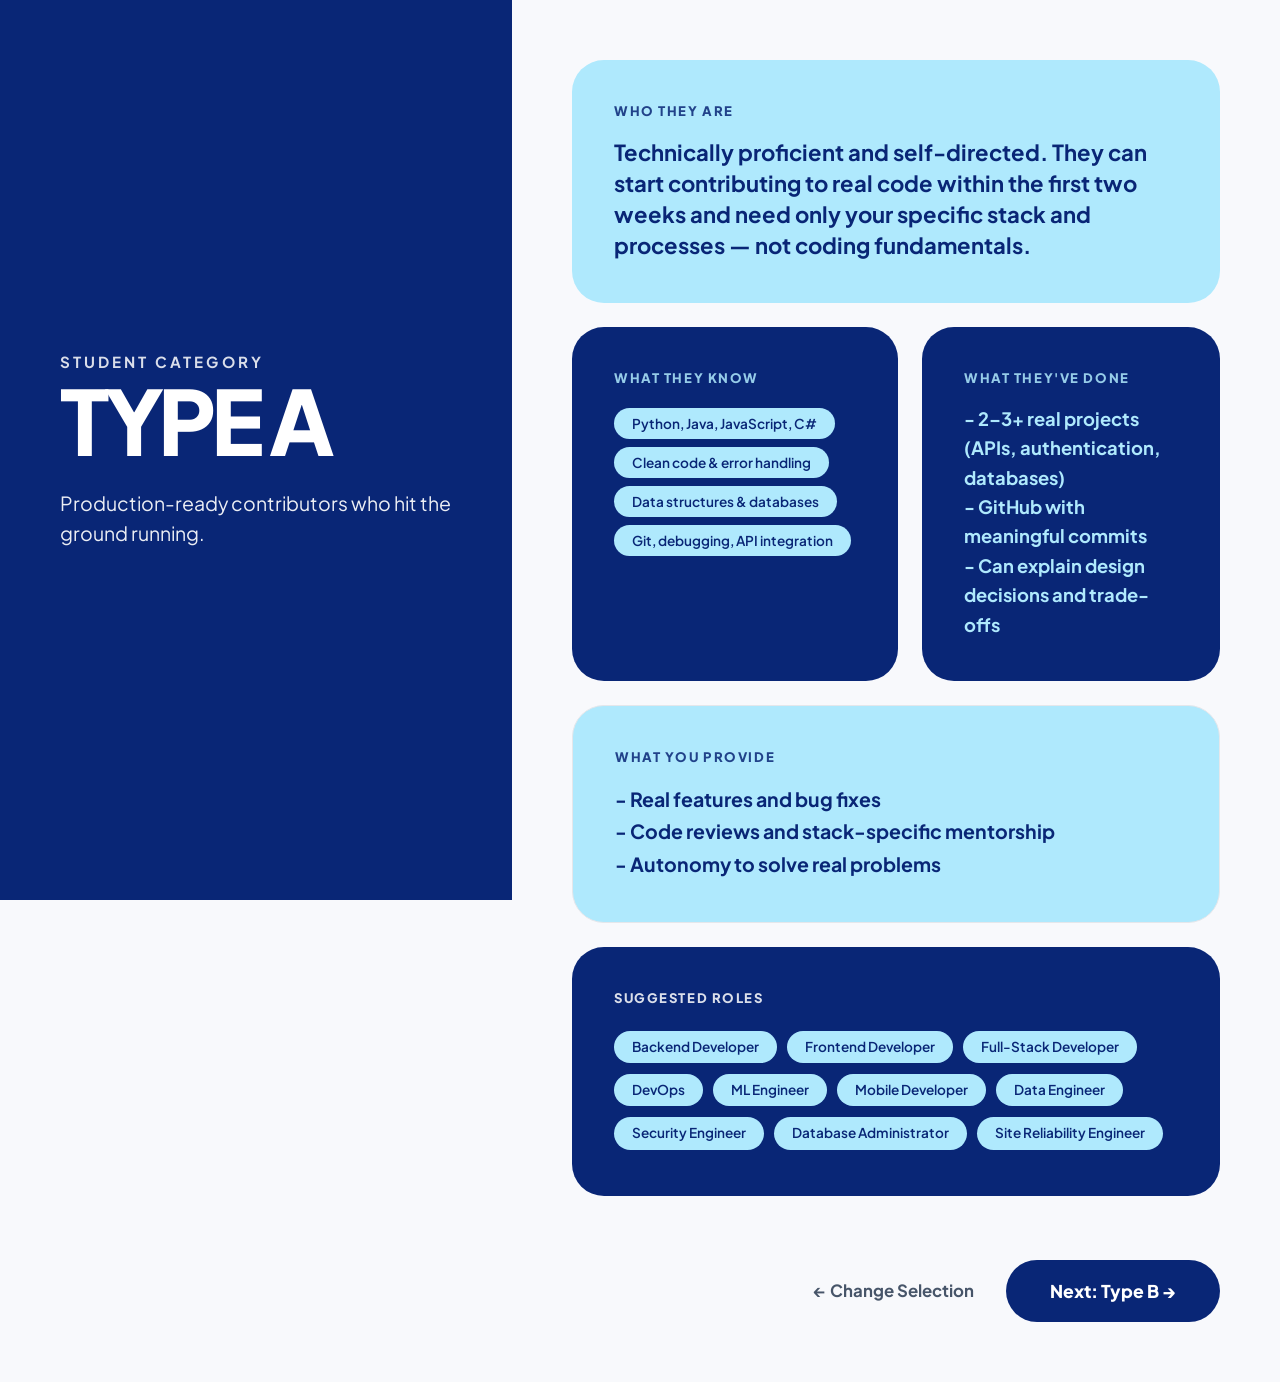
<file: typeA.html>
<!DOCTYPE html>
<html lang="en">
<head>
    <meta charset="UTF-8">
    <meta name="viewport" content="width=device-width, initial-scale=1.0">
    <title>Type A Details | Skilled / Technical</title>
    <!-- Favicon -->
    <link rel="icon" type="image/x-icon" href="images/favicon.ico">
    <link rel="icon" type="image/png" sizes="32x32" href="images/favicon-32x32.png">
    <link rel="icon" type="image/png" sizes="16x16" href="images/favicon-16x16.png">
    <link rel="apple-touch-icon" sizes="180x180" href="images/apple-touch-icon.png">
    <link rel="preconnect" href="https://fonts.googleapis.com">
    <link rel="preconnect" href="https://fonts.gstatic.com" crossorigin>
    <link href="https://fonts.googleapis.com/css2?family=Plus+Jakarta+Sans:wght@400;500;600;700;800;900&display=swap" rel="stylesheet">
    
    <style>
        /* ============================================================
           CSS RESET & CUSTOM PROPERTIES
        ============================================================ */
        *, *::before, *::after {
            margin: 0;
            padding: 0;
            box-sizing: border-box;
            -webkit-font-smoothing: antialiased;
        }

        :root {
            --primary: #092676;
            --accent: #AFE9FD;
            --bg: #f8f9fc;
            --white: #ffffff;
            --text-muted: #475569;
            --border: #e5e7eb;

            /* Spacing scale */
            --space-xs: clamp(8px, 1.5vw, 12px);
            --space-sm: clamp(12px, 2vw, 20px);
            --space-md: clamp(20px, 4vw, 40px);
            --space-lg: clamp(32px, 5vw, 60px);
            --space-xl: clamp(40px, 6vw, 80px);

            /* Card radius */
            --radius-card: clamp(16px, 3vw, 32px);
            --radius-pill: 9999px;
        }

        /* ============================================================
           BASE / MOBILE-FIRST (320px – 479px)
           Single-column stacked layout. Sidebar becomes a top banner.
        ============================================================ */
        body {
            font-family: 'Plus Jakarta Sans', sans-serif;
            background-color: var(--bg);
            color: #1a1a1a;
            display: flex;
            flex-direction: column;
            min-height: 100vh;
        }

        /* --- SIDEBAR (top banner on mobile) --- */
        .sidebar {
            width: 100%;
            background: var(--primary);
            color: var(--white);
            padding: clamp(32px, 6vw, 50px) clamp(24px, 5vw, 40px);
            display: flex;
            flex-direction: column;
            justify-content: center;
            position: relative; /* not fixed on mobile */
        }

        .sidebar-label {
            text-transform: uppercase;
            letter-spacing: 0.2em;
            font-weight: 700;
            opacity: 0.85;
            margin-bottom: 10px;
            font-size: clamp(0.72rem, 2vw, 0.95rem);
        }

        .sidebar-title {
            font-size: clamp(3.6rem, 18vw, 5.4rem);
            font-weight: 900;
            line-height: 0.88;
            letter-spacing: -0.06em;
            margin-bottom: clamp(16px, 3vw, 28px);
        }

        .sidebar-desc {
            font-size: clamp(0.95rem, 3vw, 1.15rem);
            line-height: 1.55;
            opacity: 0.92;
            max-width: 520px;
        }

        /* --- MAIN CONTENT AREA --- */
        .content-area {
            width: 100%;
            padding: clamp(24px, 5vw, 40px) clamp(16px, 4vw, 40px);
        }

        /* --- GRID LAYOUT: single column on mobile --- */
        .grid-layout {
            display: grid;
            grid-template-columns: 1fr;
            gap: clamp(14px, 3vw, 24px);
        }

        /* --- BENTO CARDS --- */
        .bento-card {
            border-radius: var(--radius-card);
            padding: clamp(24px, 5vw, 42px);
            display: flex;
            flex-direction: column;
            transition: transform 0.3s ease;
        }

        .bento-card:hover { transform: translateY(-4px); }

        /* Full-width cards: span full single column on mobile */
        .card-full { grid-column: span 1; }

        /* --- COLOR VARIANTS --- */
        .bg-indigo  { background-color: var(--accent); color: var(--primary); }
        .bg-slate   { background-color: var(--primary); color: var(--accent); }
        .bg-sky     { background-color: var(--primary); color: var(--accent); }
        .bg-emerald { background-color: var(--primary); color: var(--white); }
        .bg-white   { background-color: var(--accent); color: var(--primary); border: 1px solid var(--border); }

        /* --- CARD TYPOGRAPHY --- */
        .card-header {
            font-weight: 800;
            text-transform: uppercase;
            font-size: clamp(0.72rem, 1.8vw, 0.82rem);
            letter-spacing: 0.12em;
            margin-bottom: clamp(12px, 2.5vw, 18px);
            opacity: 0.85;
        }

        .card-body {
            font-size: clamp(1.05rem, 2.5vw, 1.38rem);
            font-weight: 700;
            line-height: 1.4;
        }

        /* --- PILLS --- */
        .pill {
            background: var(--accent);
            color: var(--primary);
            padding: clamp(5px, 1vw, 7px) clamp(12px, 2.5vw, 18px);
            border-radius: var(--radius-pill);
            font-size: clamp(0.78rem, 2vw, 0.88rem);
            font-weight: 600;
            display: inline-block;
            margin: 4px 5px 4px 0;
            white-space: nowrap;
        }

        /* --- LIST ITEMS --- */
        .list-item {
            font-size: clamp(1rem, 2.5vw, 1.15rem);
            margin-bottom: 12px;
            font-weight: 600;
            line-height: 1.45;
        }

        /* --- FOOTER NAV --- */
        .footer-nav {
            grid-column: span 1;
            margin-top: clamp(24px, 4vw, 40px);
            display: flex;
            flex-direction: column-reverse; /* stack vertically on mobile */
            align-items: stretch;
            gap: clamp(12px, 2.5vw, 16px);
        }

        .back-link {
            color: var(--text-muted);
            font-weight: 700;
            text-decoration: none;
            font-size: clamp(0.95rem, 2.5vw, 1.05rem);
            text-align: center;
            padding: 12px 0;
            min-height: 48px; /* touch target */
            display: flex;
            align-items: center;
            justify-content: center;
        }

        .btn-main {
            background: var(--primary);
            color: var(--white);
            padding: clamp(14px, 2.5vw, 20px) clamp(28px, 5vw, 44px);
            border-radius: var(--radius-pill);
            font-weight: 800;
            font-size: clamp(0.95rem, 2.5vw, 1.1rem);
            text-decoration: none;
            transition: all 0.25s ease;
            text-align: center;
            min-height: 48px; /* touch target */
            display: flex;
            align-items: center;
            justify-content: center;
        }

        .btn-main:hover {
            background: #4338ca;
            transform: translateY(-3px);
        }


        /* ============================================================
           SMALL MOBILE / LARGE PHONE  (480px – 639px)
           Slightly larger fonts and more breathing room.
        ============================================================ */
        @media (min-width: 480px) {
            .sidebar-title {
                font-size: clamp(4.2rem, 16vw, 5.8rem);
            }

            .pill {
                font-size: 0.85rem;
            }

            /* Footer can go side-by-side if there's enough room */
            .footer-nav {
                flex-direction: row;
                align-items: center;
                justify-content: space-between;
            }

            .back-link,
            .btn-main {
                flex: unset;
                width: auto;
            }
        }


        /* ============================================================
           TABLET PORTRAIT  (640px – 767px)
           Two-column grid kicks in for the bento cards.
        ============================================================ */
        @media (min-width: 640px) {
            .grid-layout {
                grid-template-columns: repeat(2, 1fr);
            }

            /* Full-width cards span 2 columns again */
            .card-full { grid-column: span 2; }

            /* Footer aligns to the right */
            .footer-nav {
                grid-column: span 2;
                justify-content: flex-end;
                gap: 20px;
            }

            .sidebar-title {
                font-size: clamp(4.4rem, 12vw, 6rem);
            }
        }


        /* ============================================================
           TABLET LANDSCAPE  (768px – 1023px)
           Still stacked layout but richer proportions.
        ============================================================ */
        @media (min-width: 768px) {
            .sidebar {
                padding: clamp(48px, 6vw, 60px) clamp(40px, 6vw, 60px);
            }

            .content-area {
                padding: clamp(40px, 5vw, 60px);
            }

            .sidebar-title {
                font-size: clamp(5rem, 10vw, 7rem);
            }

            .card-body {
                font-size: clamp(1.1rem, 2vw, 1.38rem);
            }
        }


        /* ============================================================
           LAPTOP / SMALL DESKTOP  (1024px – 1279px)
           Sidebar becomes a fixed left column, content shifts right.
        ============================================================ */
        @media (min-width: 1024px) {
            body {
                flex-direction: row;
            }

            .sidebar {
                width: 40%;
                position: fixed;
                top: 0;
                left: 0;
                height: 100vh;
                padding: 60px 48px;
                justify-content: center;
            }

            .sidebar-title {
                font-size: clamp(4.2rem, 6vw, 6.2rem);
            }

            .sidebar-desc {
                font-size: clamp(1.05rem, 1.4vw, 1.22rem);
                max-width: 380px;
            }

            .content-area {
                margin-left: 40%;
                width: 60%;
                padding: 48px;
            }
        }


        /* ============================================================
           DESKTOP  (1280px and above)
           Full design as originally intended — max comfort.
        ============================================================ */
        @media (min-width: 1280px) {
            .sidebar {
                width: 40%;
                padding: 60px;
            }

            .sidebar-title {
                font-size: clamp(5rem, 7vw, 7.2rem);
            }

            .sidebar-desc {
                font-size: 1.22rem;
                max-width: 410px;
            }

            .content-area {
                margin-left: 40%;
                width: 60%;
                padding: 60px;
            }

            .grid-layout {
                gap: 24px;
            }

            .bento-card {
                padding: 42px;
            }

            .card-body {
                font-size: 1.38rem;
            }

            .footer-nav {
                margin-top: 40px;
                gap: 32px;
            }

            .btn-main {
                padding: 20px 44px;
                font-size: 1.1rem;
            }
        }
    </style>
</head>
<body>

    <aside class="sidebar">
        <p class="sidebar-label">Student Category</p>
        <h1 class="sidebar-title">TYPE A</h1>
        <p class="sidebar-desc">
            Production-ready contributors who hit the ground running.
        </p>
    </aside>

    <main class="content-area">
        <div class="grid-layout">
            
            <!-- WHO THEY ARE -->
            <div class="bento-card bg-indigo card-full">
                <p class="card-header">Who they are</p>
                <p class="card-body">
                    Technically proficient and self-directed. They can start contributing to real code within the first two weeks and need only your specific stack and processes — not coding fundamentals.
                </p>
            </div>

            <!-- WHAT THEY KNOW -->
            <div class="bento-card bg-slate">
                <p class="card-header">What they know</p>
                <div style="margin-bottom: 20px;">
                    <span class="pill">Python, Java, JavaScript, C#</span>
                    <span class="pill">Clean code &amp; error handling</span>
                    <span class="pill">Data structures &amp; databases</span>
                    <span class="pill">Git, debugging, API integration</span>
                </div>
            </div>

            <!-- WHAT THEY'VE DONE -->
            <div class="bento-card bg-sky">
                <p class="card-header">What they've done</p>
                <div class="card-body" style="font-size: 1.15rem; line-height: 1.6;">
                   - 2–3+ real projects (APIs, authentication, databases)<br>
                   - GitHub with meaningful commits<br>
                   - Can explain design decisions and trade-offs
                </div>
            </div>

            <!-- WHAT YOU PROVIDE -->
            <div class="bento-card bg-white card-full">
                <p class="card-header">What you provide</p>
                <div class="card-body" style="font-size: 1.22rem; line-height: 1.65;">
                   - Real features and bug fixes<br>
                   - Code reviews and stack-specific mentorship<br>
                   - Autonomy to solve real problems
                </div>
            </div>

            <!-- SAMPLE ROLES -->
            <div class="bento-card bg-emerald card-full">
                <p class="card-header">Suggested Roles</p>
                <p class="card-body" style="font-size: 1.65rem; line-height: 1.35;">
                    <span class="pill">Backend Developer</span>
                <span class="pill">Frontend Developer</span>
                <span class="pill">Full-Stack Developer</span>
                <span class="pill">DevOps</span>
                <span class="pill">ML Engineer</span>
                <span class="pill">Mobile Developer</span>
                <span class="pill">Data Engineer</span>
                <span class="pill">Security Engineer</span>
                <span class="pill">Database Administrator</span>
                <span class="pill">Site Reliability Engineer</span>
                </p>
                

            </div>

            <!-- FOOTER -->
            <footer class="footer-nav">
                <a href="options.html" class="back-link">← Change Selection</a>
                <a href="typeB.html" class="btn-main">Next: Type B →</a>
            </footer>

        </div>
    </main>

</body>
</html>
</file>
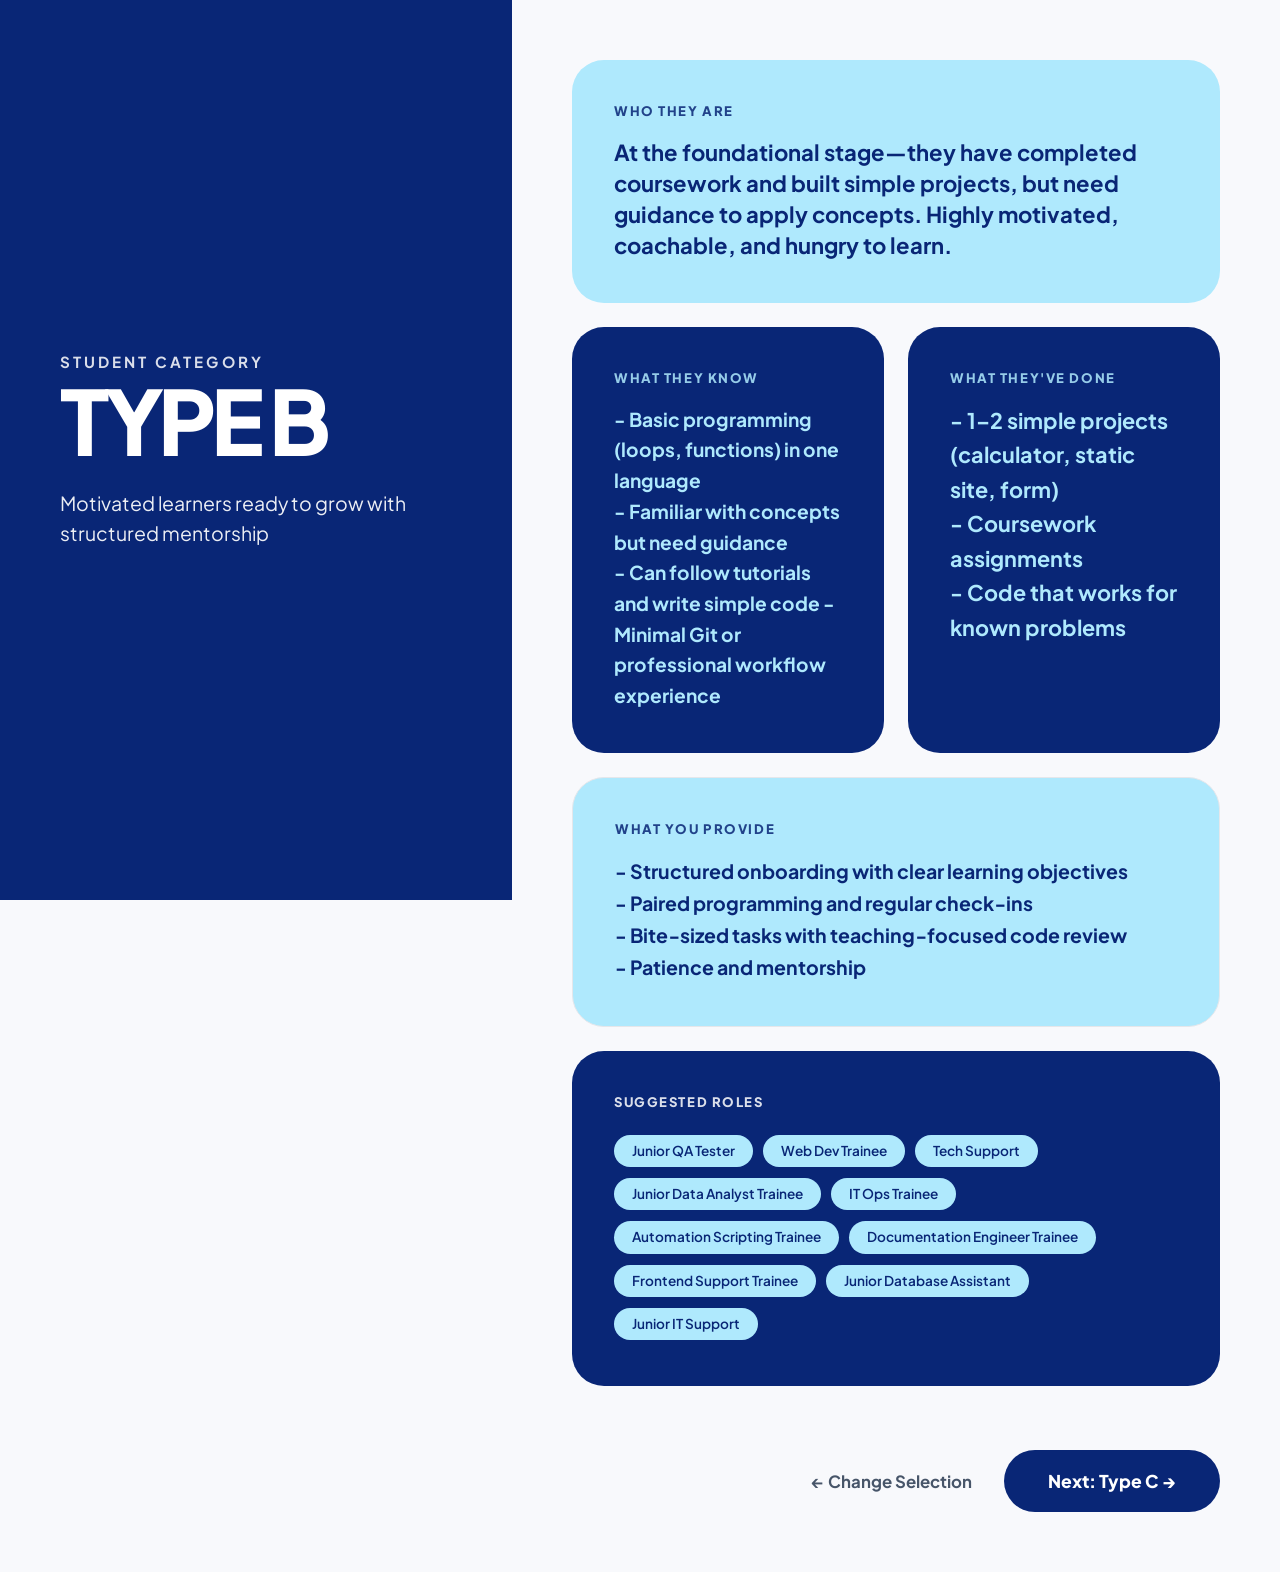
<file: typeB.html>
<!DOCTYPE html>
<html lang="en">
<head>
    <meta charset="UTF-8">
    <meta name="viewport" content="width=device-width, initial-scale=1.0">
    <title>Type B Details | Developing / Early Career</title>
    <!-- Favicon -->
    <link rel="icon" type="image/x-icon" href="images/favicon.ico">
    <link rel="icon" type="image/png" sizes="32x32" href="images/favicon-32x32.png">
    <link rel="icon" type="image/png" sizes="16x16" href="images/favicon-16x16.png">
    <link rel="apple-touch-icon" sizes="180x180" href="images/apple-touch-icon.png">
    <link rel="preconnect" href="https://fonts.googleapis.com">
    <link rel="preconnect" href="https://fonts.gstatic.com" crossorigin>
    <link href="https://fonts.googleapis.com/css2?family=Plus+Jakarta+Sans:wght@400;500;600;700;800;900&display=swap" rel="stylesheet">
    
    <style>
        /* ============================================================
           CSS RESET & CUSTOM PROPERTIES
        ============================================================ */
        *, *::before, *::after {
            margin: 0;
            padding: 0;
            box-sizing: border-box;
            -webkit-font-smoothing: antialiased;
        }

        :root {
            --primary: #092676;
            --accent: #AFE9FD;
            --bg: #f8f9fc;
            --white: #ffffff;
            --text-muted: #475569;
            --border: #e5e7eb;

            /* Fluid spacing scale */
            --space-xs: clamp(8px, 1.5vw, 12px);
            --space-sm: clamp(12px, 2vw, 20px);
            --space-md: clamp(20px, 4vw, 40px);
            --space-lg: clamp(32px, 5vw, 60px);

            /* Radii */
            --radius-card: clamp(16px, 3vw, 32px);
            --radius-pill: 9999px;
        }

        /* ============================================================
           BASE / MOBILE-FIRST  (320px – 479px)
           Sidebar becomes a top banner. Single-column card grid.
        ============================================================ */
        body {
            font-family: 'Plus Jakarta Sans', sans-serif;
            background-color: var(--bg);
            color: #1a1a1a;
            display: flex;
            flex-direction: column;
            min-height: 100vh;
        }

        /* --- SIDEBAR (top banner on mobile) --- */
        .sidebar {
            width: 100%;
            background: var(--primary);
            color: var(--white);
            padding: clamp(32px, 6vw, 50px) clamp(24px, 5vw, 40px);
            display: flex;
            flex-direction: column;
            justify-content: center;
            position: relative; /* not fixed on mobile */
        }

        .sidebar-label {
            text-transform: uppercase;
            letter-spacing: 0.2em;
            font-weight: 700;
            opacity: 0.85;
            margin-bottom: 10px;
            font-size: clamp(0.72rem, 2vw, 0.95rem);
        }

        .sidebar-title {
            font-size: clamp(3.6rem, 18vw, 5.4rem);
            font-weight: 900;
            line-height: 0.88;
            letter-spacing: -0.06em;
            margin-bottom: clamp(16px, 3vw, 28px);
        }

        .sidebar-desc {
            font-size: clamp(0.95rem, 3vw, 1.15rem);
            line-height: 1.55;
            opacity: 0.92;
            max-width: 520px;
        }

        /* --- MAIN CONTENT AREA --- */
        .content-area {
            width: 100%;
            padding: clamp(24px, 5vw, 40px) clamp(16px, 4vw, 40px);
        }

        /* --- GRID: single column on mobile --- */
        .grid-layout {
            display: grid;
            grid-template-columns: 1fr;
            gap: clamp(14px, 3vw, 24px);
        }

        /* --- BENTO CARDS --- */
        .bento-card {
            border-radius: var(--radius-card);
            padding: clamp(24px, 5vw, 42px);
            display: flex;
            flex-direction: column;
            transition: transform 0.3s ease;
        }

        .bento-card:hover { transform: translateY(-4px); }

        /* Full-width: spans the single column on mobile */
        .card-full { grid-column: span 1; }

        /* --- COLOR VARIANTS --- */
        .bg-indigo  { background-color: var(--accent); color: var(--primary); }
        .bg-slate   { background-color: var(--primary); color: var(--accent); }
        .bg-sky     { background-color: var(--primary); color: var(--accent); }
        .bg-emerald { background-color: var(--primary); color: var(--white); }
        .bg-white   { background-color: var(--accent); color: var(--primary); border: 1px solid var(--border); }

        /* --- CARD TYPOGRAPHY --- */
        .card-header {
            font-weight: 800;
            text-transform: uppercase;
            font-size: clamp(0.72rem, 1.8vw, 0.82rem);
            letter-spacing: 0.12em;
            margin-bottom: clamp(12px, 2.5vw, 18px);
            opacity: 0.85;
        }

        .card-body {
            font-size: clamp(1.05rem, 2.5vw, 1.38rem);
            font-weight: 700;
            line-height: 1.4;
        }

        /* --- PILLS --- */
        .pill {
            background: var(--accent);
            color: var(--primary);
            padding: clamp(5px, 1vw, 7px) clamp(12px, 2.5vw, 18px);
            border-radius: var(--radius-pill);
            font-size: clamp(0.78rem, 2vw, 0.88rem);
            font-weight: 600;
            display: inline-block;
            margin: 4px 5px 4px 0;
            white-space: nowrap;
        }

        /* --- LIST ITEMS --- */
        .list-item {
            font-size: clamp(1rem, 2.5vw, 1.15rem);
            margin-bottom: 12px;
            font-weight: 600;
            line-height: 1.45;
        }

        /* --- FOOTER NAV: stacked on mobile --- */
        .footer-nav {
            grid-column: span 1;
            margin-top: clamp(24px, 4vw, 40px);
            display: flex;
            flex-direction: column-reverse;
            align-items: stretch;
            gap: clamp(12px, 2.5vw, 16px);
        }

        .back-link {
            color: var(--text-muted);
            font-weight: 700;
            text-decoration: none;
            font-size: clamp(0.95rem, 2.5vw, 1.05rem);
            text-align: center;
            padding: 12px 0;
            min-height: 48px; /* touch target */
            display: flex;
            align-items: center;
            justify-content: center;
        }

        .btn-main {
            background: var(--primary);
            color: var(--white);
            padding: clamp(14px, 2.5vw, 20px) clamp(28px, 5vw, 44px);
            border-radius: var(--radius-pill);
            font-weight: 800;
            font-size: clamp(0.95rem, 2.5vw, 1.1rem);
            text-decoration: none;
            transition: all 0.25s ease;
            text-align: center;
            min-height: 48px; /* touch target */
            display: flex;
            align-items: center;
            justify-content: center;
        }

        .btn-main:hover {
            background: #4338ca;
            transform: translateY(-3px);
        }


        /* ============================================================
           SMALL MOBILE / LARGE PHONE  (480px – 639px)
           More breathing room; footer switches to a horizontal row.
        ============================================================ */
        @media (min-width: 480px) {
            .sidebar-title {
                font-size: clamp(4.2rem, 16vw, 5.8rem);
            }

            .pill {
                font-size: 0.85rem;
            }

            .footer-nav {
                flex-direction: row;
                align-items: center;
                justify-content: space-between;
            }

            .back-link,
            .btn-main {
                flex: unset;
                width: auto;
            }
        }


        /* ============================================================
           TABLET PORTRAIT  (640px – 767px)
           Two-column bento grid; full-width cards span both columns.
        ============================================================ */
        @media (min-width: 640px) {
            .grid-layout {
                grid-template-columns: repeat(2, 1fr);
            }

            .card-full  { grid-column: span 2; }

            .footer-nav {
                grid-column: span 2;
                justify-content: flex-end;
                gap: 20px;
            }

            .sidebar-title {
                font-size: clamp(4.4rem, 12vw, 6rem);
            }
        }


        /* ============================================================
           TABLET LANDSCAPE  (768px – 1023px)
           Richer padding, larger type — still stacked layout.
        ============================================================ */
        @media (min-width: 768px) {
            .sidebar {
                padding: clamp(48px, 6vw, 60px) clamp(40px, 6vw, 60px);
            }

            .content-area {
                padding: clamp(40px, 5vw, 60px);
            }

            .sidebar-title {
                font-size: clamp(5rem, 10vw, 7rem);
            }

            .card-body {
                font-size: clamp(1.1rem, 2vw, 1.38rem);
            }
        }


        /* ============================================================
           LAPTOP / SMALL DESKTOP  (1024px – 1279px)
           Sidebar fixes to the left; content area shifts right.
        ============================================================ */
        @media (min-width: 1024px) {
            body {
                flex-direction: row;
            }

            .sidebar {
                width: 40%;
                position: fixed;
                top: 0;
                left: 0;
                height: 100vh;
                padding: 60px 48px;
                justify-content: center;
            }

            .sidebar-title {
                font-size: clamp(4.2rem, 6vw, 6.2rem);
            }

            .sidebar-desc {
                font-size: clamp(1.05rem, 1.4vw, 1.22rem);
                max-width: 380px;
            }

            .content-area {
                margin-left: 40%;
                width: 60%;
                padding: 48px;
            }
        }


        /* ============================================================
           DESKTOP  (1280px and above)
           Full original layout — max comfort and generous spacing.
        ============================================================ */
        @media (min-width: 1280px) {
            .sidebar {
                width: 40%;
                padding: 60px;
            }

            .sidebar-title {
                font-size: clamp(5rem, 7vw, 7.2rem);
            }

            .sidebar-desc {
                font-size: 1.22rem;
                max-width: 410px;
            }

            .content-area {
                margin-left: 40%;
                width: 60%;
                padding: 60px;
            }

            .grid-layout {
                gap: 24px;
            }

            .bento-card {
                padding: 42px;
            }

            .card-body {
                font-size: 1.38rem;
            }

            .footer-nav {
                margin-top: 40px;
                gap: 32px;
            }

            .btn-main {
                padding: 20px 44px;
                font-size: 1.1rem;
            }
        }
    </style>
</head>
<body>

    <aside class="sidebar">
        <p class="sidebar-label">Student Category</p>
        <h1 class="sidebar-title">TYPE B</h1>
        <p class="sidebar-desc">
            Motivated learners ready to grow with structured mentorship
        </p>
    </aside>

    <main class="content-area">
        <div class="grid-layout">
            
            <!-- WHO THEY ARE -->
            <div class="bento-card bg-indigo card-full">
                <p class="card-header">Who they are</p>
                <p class="card-body">
                   At the foundational stage—they have completed coursework 
                   and built simple projects, but need guidance to apply concepts. 
                   Highly motivated, coachable, and hungry to learn.
                </p>
            </div>

            <!-- WHAT THEY KNOW -->
            <div class="bento-card bg-slate">
                <p class="card-header">What they know</p>              
                    <div class="card-body" style="font-size: 1.20rem; line-height: 1.6;">
                   - Basic programming (loops, functions) in one language<br>
                   - Familiar with concepts but need guidance<br>
                   - Can follow tutorials and write simple code
                   - Minimal Git or professional workflow experience
                </div>
            </div>

            <!-- WHAT THEY'VE DONE -->
            <div class="bento-card bg-sky">
                <p class="card-header">What they've done</p>
                <div class="card-body" style="font-size: 1.35rem; line-height: 1.6;">
                   - 1–2 simple projects (calculator, static site, form)<br>
                   - Coursework assignments<br>
                   - Code that works for known problems
                </div>
            </div>

            <!-- WHAT YOU PROVIDE -->
            <div class="bento-card bg-white card-full">
                <p class="card-header">What you provide</p>
                <div class="card-body" style="font-size: 1.22rem; line-height: 1.65;">
                   - Structured onboarding with clear learning objectives<br>
                   - Paired programming and regular check‑ins<br>
                   - Bite‑sized tasks with teaching‑focused code review<br>
                   - Patience and mentorship     
                </div>
            </div>

            <!-- SAMPLE ROLES -->
            <div class="bento-card bg-emerald card-full">
                <p class="card-header">Suggested Roles</p>
                <p class="card-body" style="font-size: 1.65rem; line-height: 1.35;">
                    <span class="pill">Junior QA Tester</span>
                <span class="pill">Web Dev Trainee</span>
                <span class="pill">Tech Support</span>
                <span class="pill">Junior Data Analyst Trainee</span>
                <span class="pill">IT Ops Trainee</span>
                <span class="pill">Automation Scripting Trainee</span>
                <span class="pill">Documentation Engineer Trainee</span>
                <span class="pill">Frontend Support Trainee</span>
                <span class="pill">Junior Database Assistant</span>
                <span class="pill">Junior IT Support</span>
                </p>
            </div>

            <!-- FOOTER -->
            <footer class="footer-nav">
                <a href="options.html" class="back-link">← Change Selection</a>
                <a href="typeC.html" class="btn-main">Next: Type C →</a>
            </footer>

        </div>
    </main>

</body>
</html>
</file>
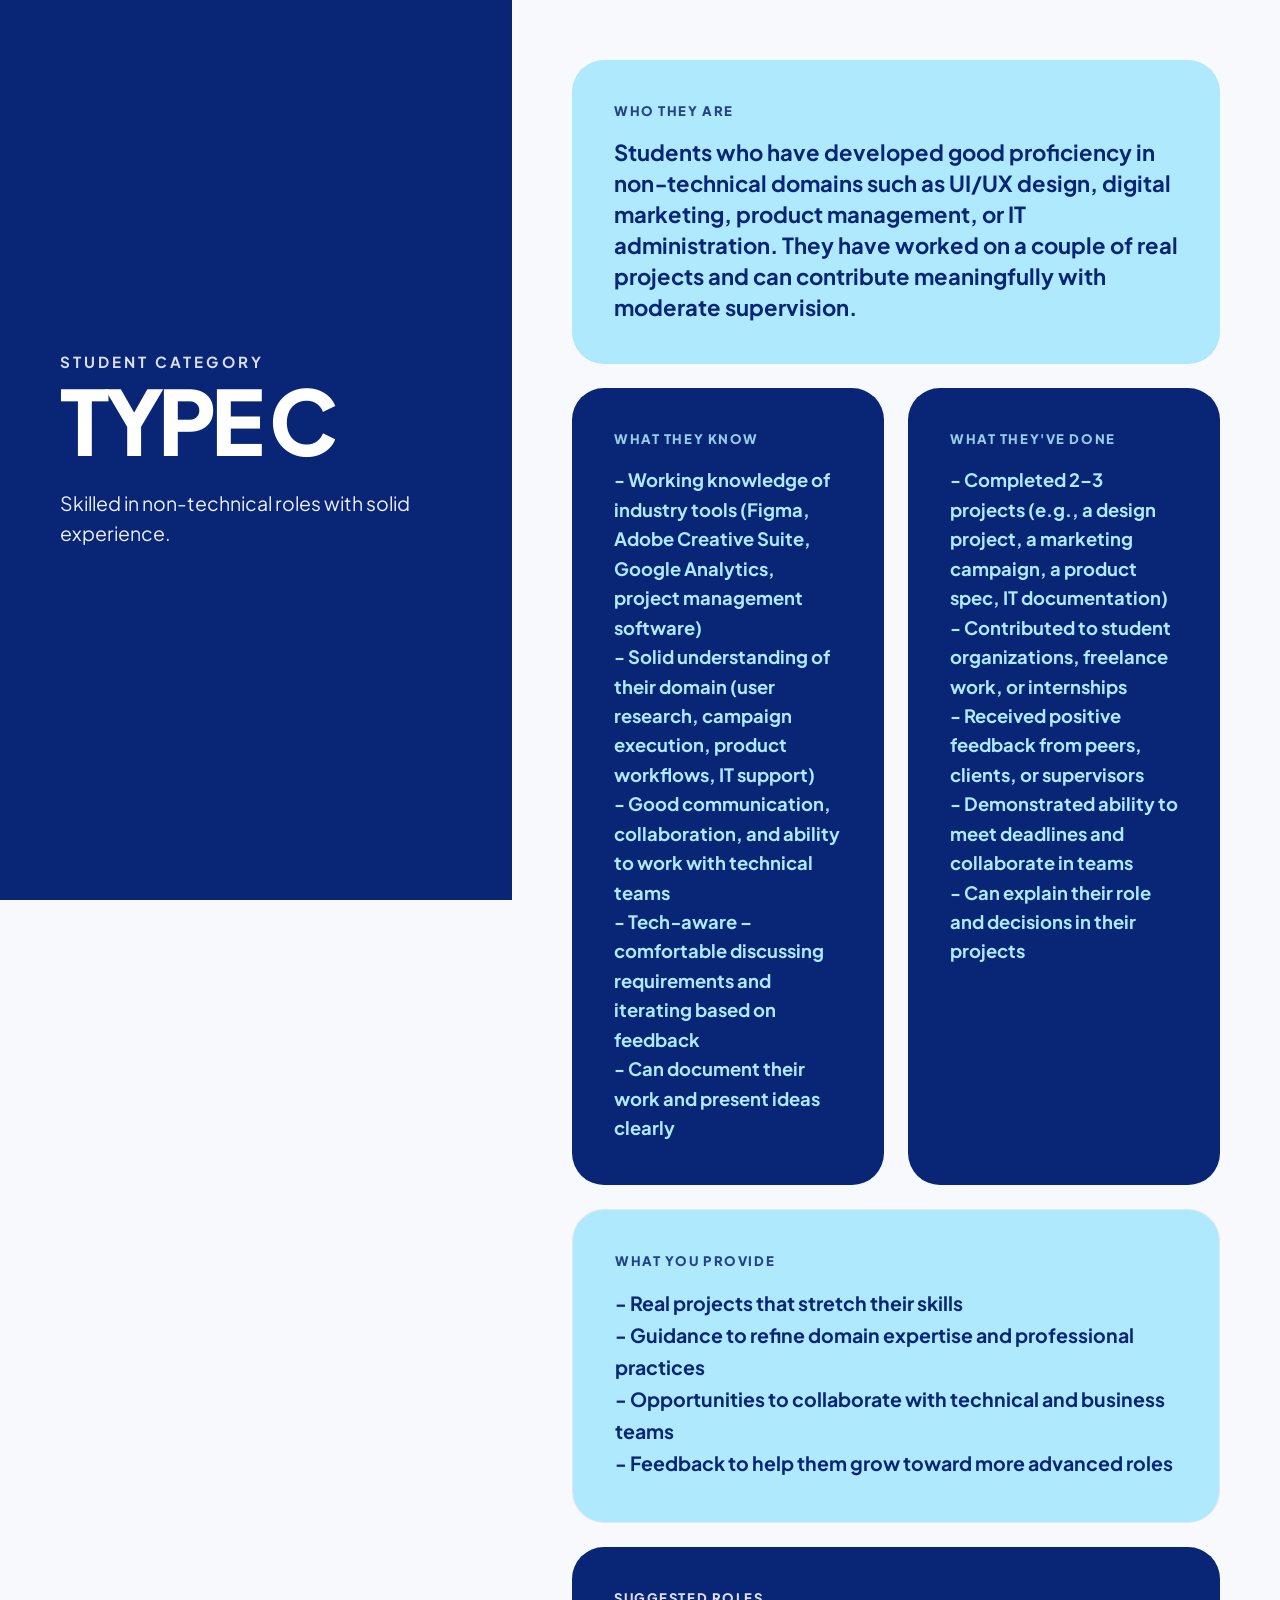
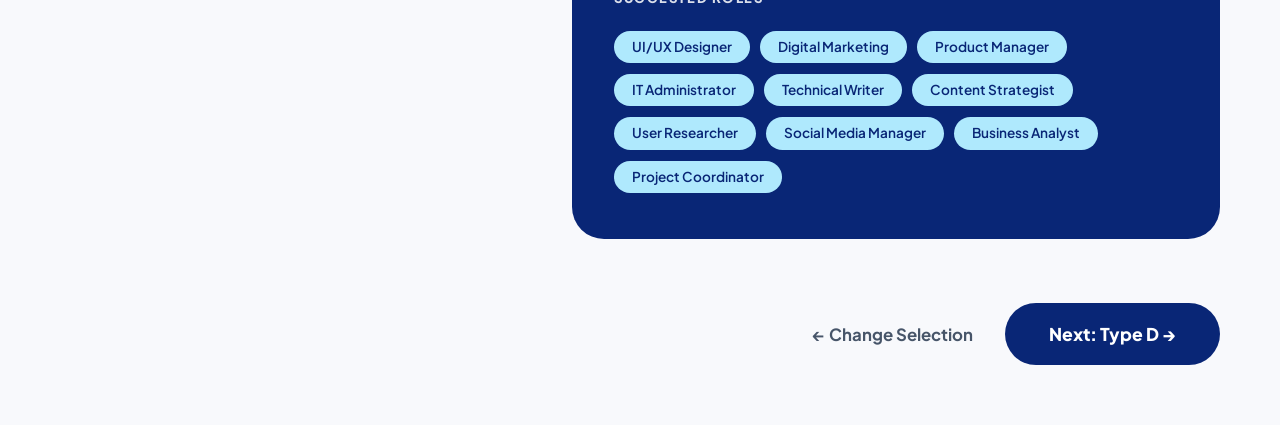
<file: typeC.html>
<!DOCTYPE html>
<html lang="en">
<head>
    <meta charset="UTF-8">
    <meta name="viewport" content="width=device-width, initial-scale=1.0">
    <title>Type C Details | Alternative Track</title>
    <!-- Favicon -->
    <link rel="icon" type="image/x-icon" href="images/favicon.ico">
    <link rel="icon" type="image/png" sizes="32x32" href="images/favicon-32x32.png">
    <link rel="icon" type="image/png" sizes="16x16" href="images/favicon-16x16.png">
    <link rel="apple-touch-icon" sizes="180x180" href="images/apple-touch-icon.png">
    <link rel="preconnect" href="https://fonts.googleapis.com">
    <link rel="preconnect" href="https://fonts.gstatic.com" crossorigin>
    <link href="https://fonts.googleapis.com/css2?family=Plus+Jakarta+Sans:wght@400;500;600;700;800;900&display=swap" rel="stylesheet">
    
    <style>
        /* ============================================================
           CSS RESET & CUSTOM PROPERTIES
        ============================================================ */
        *, *::before, *::after {
            margin: 0;
            padding: 0;
            box-sizing: border-box;
            -webkit-font-smoothing: antialiased;
        }

        :root {
            --primary: #092676;
            --accent: #AFE9FD;
            --bg: #f8f9fc;
            --white: #ffffff;
            --text-muted: #475569;
            --border: #e5e7eb;

            --radius-card: clamp(16px, 3vw, 32px);
            --radius-pill: 9999px;
        }

        /* ============================================================
           BASE / MOBILE-FIRST  (320px – 479px)
           Sidebar becomes a top banner. Single-column card grid.
        ============================================================ */
        body {
            font-family: 'Plus Jakarta Sans', sans-serif;
            background-color: var(--bg);
            color: #1a1a1a;
            display: flex;
            flex-direction: column;
            min-height: 100vh;
        }

        /* --- SIDEBAR (top banner on mobile) --- */
        .sidebar {
            width: 100%;
            background: var(--primary);
            color: var(--white);
            padding: clamp(32px, 6vw, 50px) clamp(24px, 5vw, 40px);
            display: flex;
            flex-direction: column;
            justify-content: center;
            position: relative;
        }

        .sidebar-label {
            text-transform: uppercase;
            letter-spacing: 0.2em;
            font-weight: 700;
            opacity: 0.85;
            margin-bottom: 10px;
            font-size: clamp(0.72rem, 2vw, 0.95rem);
        }

        .sidebar-title {
            font-size: clamp(3.6rem, 18vw, 5.4rem);
            font-weight: 900;
            line-height: 0.88;
            letter-spacing: -0.06em;
            margin-bottom: clamp(16px, 3vw, 28px);
        }

        .sidebar-desc {
            font-size: clamp(0.95rem, 3vw, 1.15rem);
            line-height: 1.55;
            opacity: 0.92;
            max-width: 520px;
        }

        /* --- MAIN CONTENT AREA --- */
        .content-area {
            width: 100%;
            padding: clamp(24px, 5vw, 40px) clamp(16px, 4vw, 40px);
        }

        /* --- GRID: single column on mobile --- */
        .grid-layout {
            display: grid;
            grid-template-columns: 1fr;
            gap: clamp(14px, 3vw, 24px);
        }

        /* --- BENTO CARDS --- */
        .bento-card {
            border-radius: var(--radius-card);
            padding: clamp(24px, 5vw, 42px);
            display: flex;
            flex-direction: column;
            transition: transform 0.3s ease;
        }

        .bento-card:hover { transform: translateY(-4px); }

        .card-full { grid-column: span 1; }

        /* --- COLOR VARIANTS --- */
        .bg-indigo  { background-color: var(--accent); color: var(--primary); }
        .bg-slate   { background-color: var(--primary); color: var(--accent); }
        .bg-sky     { background-color: var(--primary); color: var(--accent); }
        .bg-emerald { background-color: var(--primary); color: var(--white); }
        .bg-white   { background-color: var(--accent); color: var(--primary); border: 1px solid var(--border); }

        /* --- CARD TYPOGRAPHY --- */
        .card-header {
            font-weight: 800;
            text-transform: uppercase;
            font-size: clamp(0.72rem, 1.8vw, 0.82rem);
            letter-spacing: 0.12em;
            margin-bottom: clamp(12px, 2.5vw, 18px);
            opacity: 0.85;
        }

        .card-body {
            font-size: clamp(1.05rem, 2.5vw, 1.38rem);
            font-weight: 700;
            line-height: 1.4;
        }

        /* --- PILLS --- */
        .pill {
            background: var(--accent);
            color: var(--primary);
            padding: clamp(5px, 1vw, 7px) clamp(12px, 2.5vw, 18px);
            border-radius: var(--radius-pill);
            font-size: clamp(0.78rem, 2vw, 0.88rem);
            font-weight: 600;
            display: inline-block;
            margin: 4px 5px 4px 0;
            white-space: nowrap;
        }

        /* --- LIST ITEMS --- */
        .list-item {
            font-size: clamp(1rem, 2.5vw, 1.15rem);
            margin-bottom: 12px;
            font-weight: 600;
            line-height: 1.45;
        }

        /* --- FOOTER NAV: stacked on mobile --- */
        .footer-nav {
            grid-column: span 1;
            margin-top: clamp(24px, 4vw, 40px);
            display: flex;
            flex-direction: column-reverse;
            align-items: stretch;
            gap: clamp(12px, 2.5vw, 16px);
        }

        .back-link {
            color: var(--text-muted);
            font-weight: 700;
            text-decoration: none;
            font-size: clamp(0.95rem, 2.5vw, 1.05rem);
            text-align: center;
            padding: 12px 0;
            min-height: 48px;
            display: flex;
            align-items: center;
            justify-content: center;
        }

        .btn-main {
            background: var(--primary);
            color: var(--white);
            padding: clamp(14px, 2.5vw, 20px) clamp(28px, 5vw, 44px);
            border-radius: var(--radius-pill);
            font-weight: 800;
            font-size: clamp(0.95rem, 2.5vw, 1.1rem);
            text-decoration: none;
            transition: all 0.25s ease;
            text-align: center;
            min-height: 48px;
            display: flex;
            align-items: center;
            justify-content: center;
        }

        .btn-main:hover {
            background: #4338ca;
            transform: translateY(-3px);
        }


        /* ============================================================
           SMALL MOBILE / LARGE PHONE  (480px – 639px)
           More breathing room; footer switches to a horizontal row.
        ============================================================ */
        @media (min-width: 480px) {
            .sidebar-title {
                font-size: clamp(4.2rem, 16vw, 5.8rem);
            }

            .pill { font-size: 0.85rem; }

            .footer-nav {
                flex-direction: row;
                align-items: center;
                justify-content: space-between;
            }

            .back-link,
            .btn-main {
                flex: unset;
                width: auto;
            }
        }


        /* ============================================================
           TABLET PORTRAIT  (640px – 767px)
           Two-column bento grid; full-width cards span both columns.
        ============================================================ */
        @media (min-width: 640px) {
            .grid-layout {
                grid-template-columns: repeat(2, 1fr);
            }

            .card-full  { grid-column: span 2; }

            .footer-nav {
                grid-column: span 2;
                justify-content: flex-end;
                gap: 20px;
            }

            .sidebar-title {
                font-size: clamp(4.4rem, 12vw, 6rem);
            }
        }


        /* ============================================================
           TABLET LANDSCAPE  (768px – 1023px)
           Richer padding, larger type — still stacked layout.
        ============================================================ */
        @media (min-width: 768px) {
            .sidebar {
                padding: clamp(48px, 6vw, 60px) clamp(40px, 6vw, 60px);
            }

            .content-area {
                padding: clamp(40px, 5vw, 60px);
            }

            .sidebar-title {
                font-size: clamp(5rem, 10vw, 7rem);
            }

            .card-body {
                font-size: clamp(1.1rem, 2vw, 1.38rem);
            }
        }


        /* ============================================================
           LAPTOP / SMALL DESKTOP  (1024px – 1279px)
           Sidebar fixes to the left; content area shifts right.
        ============================================================ */
        @media (min-width: 1024px) {
            body {
                flex-direction: row;
            }

            .sidebar {
                width: 40%;
                position: fixed;
                top: 0;
                left: 0;
                height: 100vh;
                padding: 60px 48px;
                justify-content: center;
            }

            .sidebar-title {
                font-size: clamp(4.2rem, 6vw, 6.2rem);
            }

            .sidebar-desc {
                font-size: clamp(1.05rem, 1.4vw, 1.22rem);
                max-width: 380px;
            }

            .content-area {
                margin-left: 40%;
                width: 60%;
                padding: 48px;
            }
        }


        /* ============================================================
           DESKTOP  (1280px and above)
           Full original layout — max comfort and generous spacing.
        ============================================================ */
        @media (min-width: 1280px) {
            .sidebar {
                width: 40%;
                padding: 60px;
            }

            .sidebar-title {
                font-size: clamp(5rem, 7vw, 7.2rem);
            }

            .sidebar-desc {
                font-size: 1.22rem;
                max-width: 410px;
            }

            .content-area {
                margin-left: 40%;
                width: 60%;
                padding: 60px;
            }

            .grid-layout { gap: 24px; }

            .bento-card { padding: 42px; }

            .card-body { font-size: 1.38rem; }

            .footer-nav {
                margin-top: 40px;
                gap: 32px;
            }

            .btn-main {
                padding: 20px 44px;
                font-size: 1.1rem;
            }
        }
    </style>
</head>
<body>

    <aside class="sidebar">
        <p class="sidebar-label">Student Category</p>
        <h1 class="sidebar-title">TYPE C</h1>
        <p class="sidebar-desc">
            Skilled in non-technical roles with solid experience.
        </p>
    </aside>

    <main class="content-area">
        <div class="grid-layout">
            
            <!-- WHO THEY ARE -->
            <div class="bento-card bg-indigo card-full">
                <p class="card-header">Who they are</p>
                <p class="card-body">
                   Students who have developed good proficiency in non‑technical domains such as UI/UX design, digital marketing, product management, or IT administration.
                    They have worked on a couple of real projects and can contribute meaningfully with moderate supervision.
                </p>
            </div>

            <!-- WHAT THEY KNOW -->
            <div class="bento-card bg-slate">
                <p class="card-header">What they know</p>
                <div class="card-body" style="font-size: 1.15rem; line-height: 1.6;">
                   - Working knowledge of industry tools (Figma, Adobe Creative Suite, Google Analytics, project management software)<br>
                   - Solid understanding of their domain (user research, campaign execution, product workflows, IT support)<br>
                   - Good communication, collaboration, and ability to work with technical teams<br>
                   - Tech‑aware – comfortable discussing requirements and iterating based on feedback<br>
                   - Can document their work and present ideas clearly
                </div>
            </div>

            <!-- WHAT THEY'VE DONE -->
            <div class="bento-card bg-sky">
                <p class="card-header">What they've done</p>
                <div class="card-body" style="font-size: 1.15rem; line-height: 1.6;">
                   - Completed 2–3 projects (e.g., a design project, a marketing campaign, a product spec, IT documentation)<br>
                   - Contributed to student organizations, freelance work, or internships<br>
                   - Received positive feedback from peers, clients, or supervisors<br>
                   - Demonstrated ability to meet deadlines and collaborate in teams<br>
                   - Can explain their role and decisions in their projects
                </div>
            </div>

            <!-- WHAT YOU PROVIDE -->
            <div class="bento-card bg-white card-full">
                <p class="card-header">What you provide</p>
                <div class="card-body" style="font-size: 1.22rem; line-height: 1.65;">
                   - Real projects that stretch their skills<br>
                   - Guidance to refine domain expertise and professional practices<br>
                   - Opportunities to collaborate with technical and business teams<br>
                   - Feedback to help them grow toward more advanced roles
                </div>
            </div>

            <!-- SAMPLE ROLES -->
            <div class="bento-card bg-emerald card-full">
                <p class="card-header">Suggested Roles</p>
                <p class="card-body" style="font-size: 1.65rem; line-height: 1.35;">
                    <span class="pill">UI/UX Designer</span>
                <span class="pill">Digital Marketing</span>
                <span class="pill">Product Manager</span>
                <span class="pill">IT Administrator</span>
                <span class="pill">Technical Writer</span>
                <span class="pill">Content Strategist</span>
                <span class="pill">User Researcher</span>
                <span class="pill">Social Media Manager</span>
                <span class="pill">Business Analyst</span>
                <span class="pill">Project Coordinator</span>
                </p>
            </div>

            <!-- FOOTER -->
            <footer class="footer-nav">
                <a href="options.html" class="back-link">← Change Selection</a>
                <a href="typeD.html" class="btn-main">Next: Type D →</a>
            </footer>

        </div>
    </main>

</body>
</html>
</file>
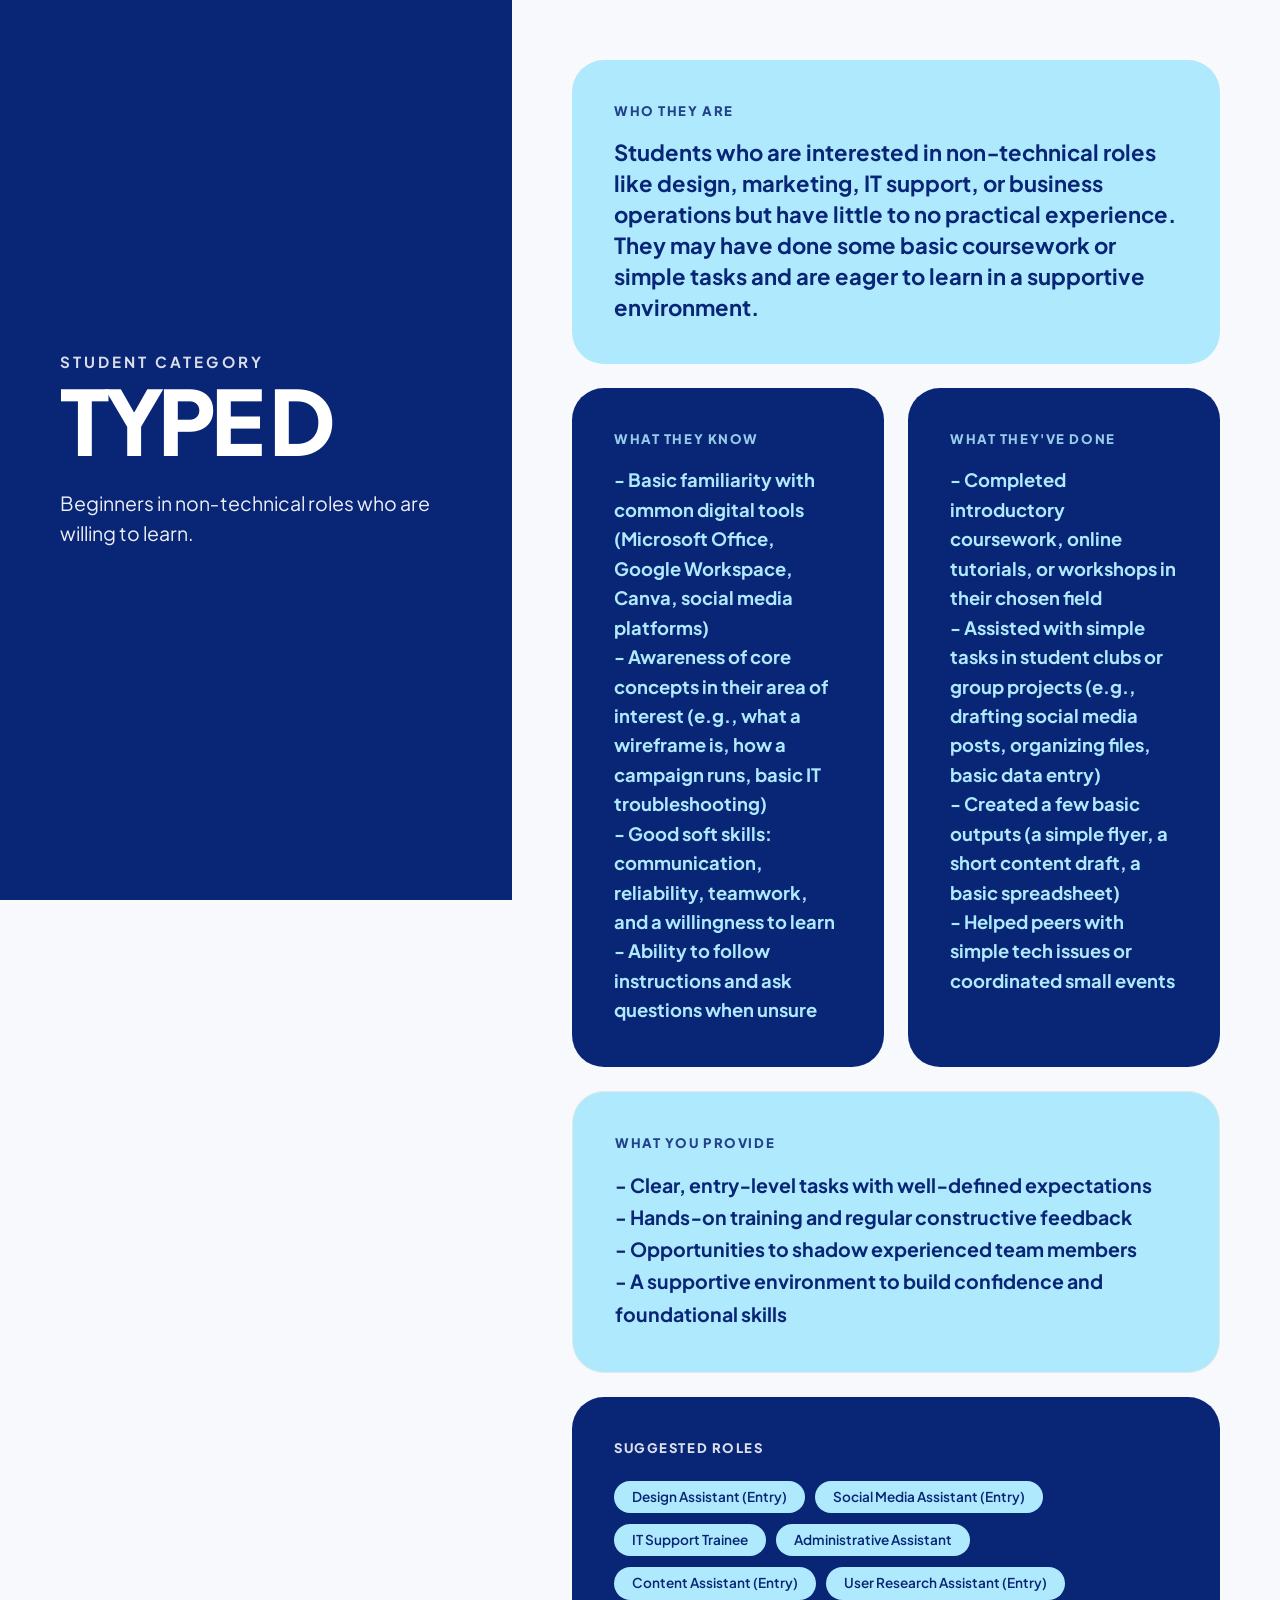
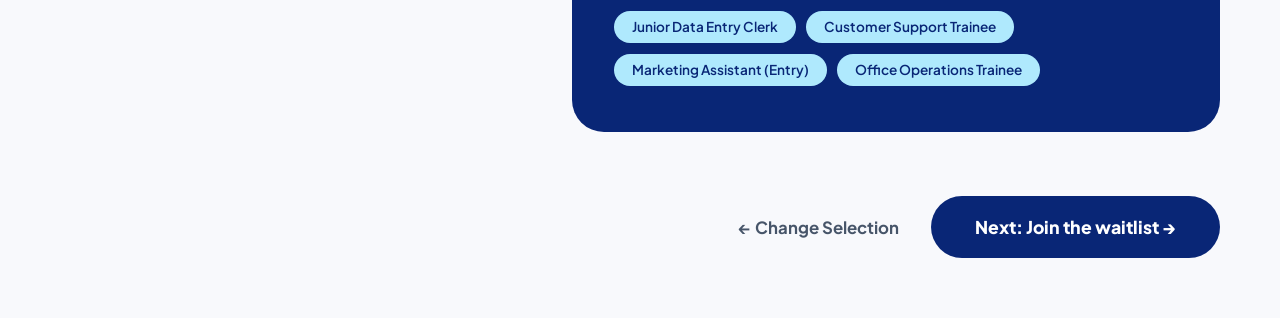
<file: typeD.html>
<!DOCTYPE html>
<html lang="en">
<head>
    <meta charset="UTF-8">
    <meta name="viewport" content="width=device-width, initial-scale=1.0">
    <title>Type D Details | Non-Technical Novice</title>
    <!-- Favicon -->
    <link rel="icon" type="image/x-icon" href="images/favicon.ico">
    <link rel="icon" type="image/png" sizes="32x32" href="images/favicon-32x32.png">
    <link rel="icon" type="image/png" sizes="16x16" href="images/favicon-16x16.png">
    <link rel="apple-touch-icon" sizes="180x180" href="images/apple-touch-icon.png">
    <link rel="preconnect" href="https://fonts.googleapis.com">
    <link rel="preconnect" href="https://fonts.gstatic.com" crossorigin>
    <link href="https://fonts.googleapis.com/css2?family=Plus+Jakarta+Sans:wght@400;500;600;700;800;900&display=swap" rel="stylesheet">
    
    <style>
        /* ============================================================
           CSS RESET & CUSTOM PROPERTIES
        ============================================================ */
        *, *::before, *::after {
            margin: 0;
            padding: 0;
            box-sizing: border-box;
            -webkit-font-smoothing: antialiased;
        }

        :root {
            --primary: #092676;
            --accent: #AFE9FD;
            --bg: #f8f9fc;
            --white: #ffffff;
            --text-muted: #475569;
            --border: #e5e7eb;

            --radius-card: clamp(16px, 3vw, 32px);
            --radius-pill: 9999px;
        }

        /* ============================================================
           BASE / MOBILE-FIRST  (320px – 479px)
           Sidebar becomes a top banner. Single-column card grid.
        ============================================================ */
        body {
            font-family: 'Plus Jakarta Sans', sans-serif;
            background-color: var(--bg);
            color: #1a1a1a;
            display: flex;
            flex-direction: column;
            min-height: 100vh;
        }

        /* --- SIDEBAR (top banner on mobile) --- */
        .sidebar {
            width: 100%;
            background: var(--primary);
            color: var(--white);
            padding: clamp(32px, 6vw, 50px) clamp(24px, 5vw, 40px);
            display: flex;
            flex-direction: column;
            justify-content: center;
            position: relative;
        }

        .sidebar-label {
            text-transform: uppercase;
            letter-spacing: 0.2em;
            font-weight: 700;
            opacity: 0.85;
            margin-bottom: 10px;
            font-size: clamp(0.72rem, 2vw, 0.95rem);
        }

        .sidebar-title {
            font-size: clamp(3.6rem, 18vw, 5.4rem);
            font-weight: 900;
            line-height: 0.88;
            letter-spacing: -0.06em;
            margin-bottom: clamp(16px, 3vw, 28px);
        }

        .sidebar-desc {
            font-size: clamp(0.95rem, 3vw, 1.15rem);
            line-height: 1.55;
            opacity: 0.92;
            max-width: 520px;
        }

        /* --- MAIN CONTENT AREA --- */
        .content-area {
            width: 100%;
            padding: clamp(24px, 5vw, 40px) clamp(16px, 4vw, 40px);
        }

        /* --- GRID: single column on mobile --- */
        .grid-layout {
            display: grid;
            grid-template-columns: 1fr;
            gap: clamp(14px, 3vw, 24px);
        }

        /* --- BENTO CARDS --- */
        .bento-card {
            border-radius: var(--radius-card);
            padding: clamp(24px, 5vw, 42px);
            display: flex;
            flex-direction: column;
            transition: transform 0.3s ease;
        }

        .bento-card:hover { transform: translateY(-4px); }

        .card-full { grid-column: span 1; }

        /* --- COLOR VARIANTS --- */
        .bg-indigo  { background-color: var(--accent); color: var(--primary); }
        .bg-slate   { background-color: var(--primary); color: var(--accent); }
        .bg-sky     { background-color: var(--primary); color: var(--accent); }
        .bg-emerald { background-color: var(--primary); color: var(--white); }
        .bg-white   { background-color: var(--accent); color: var(--primary); border: 1px solid var(--border); }

        /* --- CARD TYPOGRAPHY --- */
        .card-header {
            font-weight: 800;
            text-transform: uppercase;
            font-size: clamp(0.72rem, 1.8vw, 0.82rem);
            letter-spacing: 0.12em;
            margin-bottom: clamp(12px, 2.5vw, 18px);
            opacity: 0.85;
        }

        .card-body {
            font-size: clamp(1.05rem, 2.5vw, 1.38rem);
            font-weight: 700;
            line-height: 1.4;
        }

        /* --- PILLS --- */
        .pill {
            background: var(--accent);
            color: var(--primary);
            padding: clamp(5px, 1vw, 7px) clamp(12px, 2.5vw, 18px);
            border-radius: var(--radius-pill);
            font-size: clamp(0.78rem, 2vw, 0.88rem);
            font-weight: 600;
            display: inline-block;
            margin: 4px 5px 4px 0;
            white-space: nowrap;
        }

        /* --- LIST ITEMS --- */
        .list-item {
            font-size: clamp(1rem, 2.5vw, 1.15rem);
            margin-bottom: 12px;
            font-weight: 600;
            line-height: 1.45;
        }

        /* --- FOOTER NAV: stacked on mobile --- */
        .footer-nav {
            grid-column: span 1;
            margin-top: clamp(24px, 4vw, 40px);
            display: flex;
            flex-direction: column-reverse;
            align-items: stretch;
            gap: clamp(12px, 2.5vw, 16px);
        }

        .back-link {
            color: var(--text-muted);
            font-weight: 700;
            text-decoration: none;
            font-size: clamp(0.95rem, 2.5vw, 1.05rem);
            text-align: center;
            padding: 12px 0;
            min-height: 48px;
            display: flex;
            align-items: center;
            justify-content: center;
        }

        .btn-main {
            background: var(--primary);
            color: var(--white);
            padding: clamp(14px, 2.5vw, 20px) clamp(28px, 5vw, 44px);
            border-radius: var(--radius-pill);
            font-weight: 800;
            font-size: clamp(0.95rem, 2.5vw, 1.1rem);
            text-decoration: none;
            transition: all 0.25s ease;
            text-align: center;
            min-height: 48px;
            display: flex;
            align-items: center;
            justify-content: center;
        }

        .btn-main:hover {
            background: #4338ca;
            transform: translateY(-3px);
        }


        /* ============================================================
           SMALL MOBILE / LARGE PHONE  (480px – 639px)
           More breathing room; footer switches to a horizontal row.
        ============================================================ */
        @media (min-width: 480px) {
            .sidebar-title {
                font-size: clamp(4.2rem, 16vw, 5.8rem);
            }

            .pill { font-size: 0.85rem; }

            .footer-nav {
                flex-direction: row;
                align-items: center;
                justify-content: space-between;
            }

            .back-link,
            .btn-main {
                flex: unset;
                width: auto;
            }
        }


        /* ============================================================
           TABLET PORTRAIT  (640px – 767px)
           Two-column bento grid; full-width cards span both columns.
        ============================================================ */
        @media (min-width: 640px) {
            .grid-layout {
                grid-template-columns: repeat(2, 1fr);
            }

            .card-full  { grid-column: span 2; }

            .footer-nav {
                grid-column: span 2;
                justify-content: flex-end;
                gap: 20px;
            }

            .sidebar-title {
                font-size: clamp(4.4rem, 12vw, 6rem);
            }
        }


        /* ============================================================
           TABLET LANDSCAPE  (768px – 1023px)
           Richer padding, larger type — still stacked layout.
        ============================================================ */
        @media (min-width: 768px) {
            .sidebar {
                padding: clamp(48px, 6vw, 60px) clamp(40px, 6vw, 60px);
            }

            .content-area {
                padding: clamp(40px, 5vw, 60px);
            }

            .sidebar-title {
                font-size: clamp(5rem, 10vw, 7rem);
            }

            .card-body {
                font-size: clamp(1.1rem, 2vw, 1.38rem);
            }
        }


        /* ============================================================
           LAPTOP / SMALL DESKTOP  (1024px – 1279px)
           Sidebar fixes to the left; content area shifts right.
        ============================================================ */
        @media (min-width: 1024px) {
            body {
                flex-direction: row;
            }

            .sidebar {
                width: 40%;
                position: fixed;
                top: 0;
                left: 0;
                height: 100vh;
                padding: 60px 48px;
                justify-content: center;
            }

            .sidebar-title {
                font-size: clamp(4.2rem, 6vw, 6.2rem);
            }

            .sidebar-desc {
                font-size: clamp(1.05rem, 1.4vw, 1.22rem);
                max-width: 380px;
            }

            .content-area {
                margin-left: 40%;
                width: 60%;
                padding: 48px;
            }
        }


        /* ============================================================
           DESKTOP  (1280px and above)
           Full original layout — max comfort and generous spacing.
        ============================================================ */
        @media (min-width: 1280px) {
            .sidebar {
                width: 40%;
                padding: 60px;
            }

            .sidebar-title {
                font-size: clamp(5rem, 7vw, 7.2rem);
            }

            .sidebar-desc {
                font-size: 1.22rem;
                max-width: 410px;
            }

            .content-area {
                margin-left: 40%;
                width: 60%;
                padding: 60px;
            }

            .grid-layout { gap: 24px; }

            .bento-card { padding: 42px; }

            .card-body { font-size: 1.38rem; }

            .footer-nav {
                margin-top: 40px;
                gap: 32px;
            }

            .btn-main {
                padding: 20px 44px;
                font-size: 1.1rem;
            }
        }
    </style>
</head>
<body>

    <aside class="sidebar">
        <p class="sidebar-label">Student Category</p>
        <h1 class="sidebar-title">TYPE D</h1>
        <p class="sidebar-desc">
            Beginners in non‑technical roles who are willing to learn.
        </p>
    </aside>

    <main class="content-area">
        <div class="grid-layout">
            
            <!-- WHO THEY ARE -->
            <div class="bento-card bg-indigo card-full">
                <p class="card-header">Who they are</p>
                <p class="card-body">
                   Students who are interested in non‑technical roles like design, marketing, IT support, or business operations but have little to no practical experience.
                    They may have done some basic coursework or simple tasks and are eager to learn in a supportive environment.
                </p>
            </div>

            <!-- WHAT THEY KNOW -->
            <div class="bento-card bg-slate">
                <p class="card-header">What they know</p>
                <div class="card-body" style="font-size: 1.15rem; line-height: 1.6;">
                   - Basic familiarity with common digital tools (Microsoft Office, Google Workspace, Canva, social media platforms)<br>
                   - Awareness of core concepts in their area of interest (e.g., what a wireframe is, how a campaign runs, basic IT troubleshooting)<br>
                   - Good soft skills: communication, reliability, teamwork, and a willingness to learn<br>
                   - Ability to follow instructions and ask questions when unsure<br>
                </div>
            </div>

            <!-- WHAT THEY'VE DONE -->
            <div class="bento-card bg-sky">
                <p class="card-header">What they've done</p>
                <div class="card-body" style="font-size: 1.15rem; line-height: 1.6;">
                   - Completed introductory coursework, online tutorials, or workshops in their chosen field<br>
                   - Assisted with simple tasks in student clubs or group projects (e.g., drafting social media posts, organizing files, basic data entry)<br>
                   - Created a few basic outputs (a simple flyer, a short content draft, a basic spreadsheet)<br>
                   - Helped peers with simple tech issues or coordinated small events<br>
                </div>
            </div>

            <!-- WHAT YOU PROVIDE -->
            <div class="bento-card bg-white card-full">
                <p class="card-header">What you provide</p>
                <div class="card-body" style="font-size: 1.22rem; line-height: 1.65;">
                   - Clear, entry‑level tasks with well‑defined expectations<br>
                   - Hands‑on training and regular constructive feedback<br>
                   - Opportunities to shadow experienced team members<br>
                   - A supportive environment to build confidence and foundational skills
                </div>
            </div>

            <!-- SAMPLE ROLES -->
            <div class="bento-card bg-emerald card-full">
                <p class="card-header">Suggested Roles</p>
                <p class="card-body" style="font-size: 1.65rem; line-height: 1.35;">
                    <span class="pill">Design Assistant (Entry)</span>
                <span class="pill">Social Media Assistant (Entry)</span>
                <span class="pill">IT Support Trainee</span>
                <span class="pill">Administrative Assistant</span>
                <span class="pill">Content Assistant (Entry)</span>
                <span class="pill">User Research Assistant (Entry)</span>
                <span class="pill">Junior Data Entry Clerk</span>
                <span class="pill">Customer Support Trainee</span>
                <span class="pill">Marketing Assistant (Entry)</span>
                <span class="pill">Office Operations Trainee</span>
                </p>
            </div>

            <!-- FOOTER -->
            <footer class="footer-nav">
                <a href="options.html" class="back-link">← Change Selection</a>
                <a href="internship_form.html" class="btn-main">Next: Join the waitlist →</a>
            </footer>

        </div>
    </main>

</body>
</html>
</file>
<file: style.css>
/* ============================================================
   CSS RESET & CUSTOM PROPERTIES
============================================================ */
*, *::before, *::after {
    margin: 0;
    padding: 0;
    box-sizing: border-box;
    -webkit-font-smoothing: antialiased;
}

:root {
    --primary: #092676;
    --accent: #AFE9FD;
    --bg: #ffffff;
    --text: #111827;
    --text-muted: #6b7280;
    --border: #e5e7eb;
    --radius-pill: 100px;
    --radius-chip: 16px;
}

body {
    font-family: 'Plus Jakarta Sans', sans-serif;
    background-color: var(--bg);
    color: var(--text);
}

a {
    text-decoration: none;
}

/* ============================================================
   BASE / MOBILE-FIRST  (320px – 479px)
   Centered single-column layout. Generous touch targets.
   Headline scales fluidly from ~2.4rem up.
============================================================ */
.hero-container {
    min-height: 100vh;
    display: flex;
    align-items: center;
    justify-content: center;
    padding: clamp(24px, 6vw, 40px) clamp(20px, 5vw, 32px);
    position: relative;
}

.content {
    width: 100%;
    display: flex;
    flex-direction: column;
    align-items: center;
}

/* ── BADGE ── */
.badge {
    display: inline-block;
    background: #ECFDF5;
    color: #065f46;
    font-size: clamp(0.75rem, 2vw, 0.85rem);
    font-weight: 700;
    padding: 6px 18px;
    border-radius: var(--radius-pill);
    margin-bottom: clamp(1.2rem, 3vw, 2rem);
    letter-spacing: 0.01em;
}

/* ── HEADLINE ── */
.headline {
    font-weight: 900;
    letter-spacing: -0.03em;
    color: var(--text);
    /* Fluid: ~2.4rem on 320px → 80px on large screens */
    font-size: clamp(2.4rem, 10vw, 80px);
    text-align: center;
    line-height: 1;
    padding: 0 0 clamp(1.4rem, 4vw, 2rem) 0;
}

.highlight-text {
    color: var(--primary);
}

/* ── SUBHEADLINE CONTAINER ── */
.subheadline-container {
    width: 100%;
    max-width: 700px;
    margin: 0 auto;
    text-align: center;
}

.main-sub {
    font-size: clamp(1rem, 3.5vw, 1.3rem);
    font-weight: 700;
    line-height: 1.3;
    color: var(--text);
    margin-bottom: clamp(1.2rem, 3vw, 2rem);
}

/* ── TYPE PREVIEW CHIPS ── */
.type-preview-row {
    display: flex;
    gap: clamp(8px, 2vw, 14px);
    justify-content: center;
    flex-wrap: wrap;
    margin-bottom: clamp(1.2rem, 3vw, 2rem);
}

.type-chip {
    display: flex;
    align-items: center;
    gap: clamp(6px, 1.5vw, 10px);
    background: var(--bg);
    border: 2px solid var(--border);
    border-radius: var(--radius-chip);
    /* Fluid padding — stays tappable (≥48px height) on mobile */
    padding: clamp(12px, 2vw, 14px) clamp(14px, 3vw, 22px);
    min-height: 48px;
    transition: border-color 0.2s ease, transform 0.2s ease, box-shadow 0.2s ease;
    cursor: default;
}

.type-chip:hover {
    border-color: var(--primary);
    transform: translateY(-4px);
    box-shadow: 0 12px 28px rgba(9, 38, 118, 0.12);
}

.chip-icon {
    font-size: clamp(1.1rem, 2.5vw, 1.3rem);
}

.chip-label {
    font-size: clamp(0.82rem, 2vw, 0.95rem);
    font-weight: 800;
    color: var(--text);
    letter-spacing: -0.01em;
}

.chip-sub {
    font-size: clamp(0.75rem, 1.8vw, 0.85rem);
    font-weight: 500;
    color: var(--text-muted);
}

/* ── SECONDARY SUB ── */
.secondary-sub {
    font-size: clamp(0.82rem, 2vw, 0.9rem);
    color: #666;
    line-height: 1.7;
    margin-bottom: clamp(1.4rem, 3vw, 1rem);
}

/* ── CTA BUTTON ── */
.cta-button {
    display: flex;
    align-items: center;
    gap: 12px;
    margin: clamp(1rem, 3vw, 1.4rem) auto 0;
    background-color: var(--primary);
    color: white;
    /* Fluid padding, always ≥48px tall */
    padding: clamp(14px, 2.5vw, 1.2rem) clamp(24px, 5vw, 2.5rem);
    border-radius: var(--radius-pill);
    font-size: clamp(0.95rem, 2.5vw, 1.1rem);
    font-weight: 800;
    border: none;
    cursor: pointer;
    transition: transform 0.2s ease, box-shadow 0.2s ease;
    box-shadow: 0 10px 25px rgba(0, 0, 0, 0.1);
    font-family: 'Plus Jakarta Sans', sans-serif;
    min-height: 48px; /* touch target */
}

.cta-button:hover {
    transform: translateY(-3px) scale(1.02);
    box-shadow: 0 15px 30px rgba(0, 0, 0, 0.15);
}

.arrow {
    font-size: clamp(1.2rem, 3vw, 1.5rem);
    transition: transform 0.2s ease;
}

.cta-button:hover .arrow {
    transform: translateX(5px);
}

/* ── DECORATIVE STICKERS: hidden on mobile to reduce clutter ── */
.sticker {
    display: none;
}

@keyframes float {
    0%, 100% { transform: translateY(0) rotate(0); }
    50%       { transform: translateY(-20px) rotate(10deg); }
}


/* ============================================================
   SMALL MOBILE / LARGE PHONE  (480px – 639px)
   Chips sit comfortably in a row; headline grows a bit more.
============================================================ */
@media (min-width: 480px) {
    .headline {
        font-size: clamp(2.8rem, 9vw, 4.4rem);
    }

    .type-chip {
        padding: 12px 20px;
    }
}


/* ============================================================
   TABLET PORTRAIT  (640px – 767px)
   More generous spacing throughout; headline scales further.
============================================================ */
@media (min-width: 640px) {
    .headline {
        font-size: clamp(3.4rem, 8vw, 5.2rem);
    }

    .main-sub {
        font-size: 1.2rem;
    }

    .secondary-sub {
        font-size: 0.88rem;
    }
}


/* ============================================================
   TABLET LANDSCAPE  (768px – 1023px)
   Stickers reappear; headline and chip sizing comfortable.
============================================================ */
@media (min-width: 768px) {
    .headline {
        font-size: clamp(4rem, 8vw, 6rem);
    }

    .main-sub {
        font-size: 1.25rem;
    }

    /* Bring decorative stickers back at tablet landscape and up */
    .sticker {
        display: block;
        position: absolute;
        font-size: clamp(2rem, 4vw, 3rem);
        user-select: none;
        opacity: 0.6;
    }

    .sticker-1 {
        top: 15%;
        left: 10%;
        color: var(--primary);
        animation: float 4s infinite ease-in-out;
    }

    .sticker-2 {
        bottom: 20%;
        right: 12%;
        font-size: clamp(1.8rem, 3vw, 2.5rem);
        animation: float 5s infinite ease-in-out reverse;
    }

    .type-chip {
        padding: 14px 22px;
        gap: 10px;
    }
}


/* ============================================================
   LAPTOP / SMALL DESKTOP  (1024px – 1279px)
   Near-full design; headline approaching final size.
============================================================ */
@media (min-width: 1024px) {
    .hero-container {
        padding: 40px;
    }

    .headline {
        font-size: clamp(5rem, 7vw, 72px);
    }

    .main-sub {
        font-size: 1.3rem;
    }

    .secondary-sub {
        font-size: 0.9rem;
    }

    .cta-button {
        font-size: 1.05rem;
        padding: 1.1rem 2.2rem;
    }
}


/* ============================================================
   DESKTOP  (1280px and above)
   Full original design — 80px headline, max spacing.
============================================================ */
@media (min-width: 1280px) {
    .headline {
        font-size: 80px;
        padding-bottom: 2rem;
    }

    .main-sub {
        font-size: 1.3rem;
        margin-bottom: 2rem;
    }

    .type-preview-row {
        gap: 14px;
        margin-bottom: 2rem;
    }

    .cta-button {
        padding: 1.2rem 2.5rem;
        font-size: 1.1rem;
    }

    .arrow {
        font-size: 1.5rem;
    }

    .sticker-1 {
        font-size: 3rem;
    }

    .sticker-2 {
        font-size: 2.5rem;
    }
}
</file>
